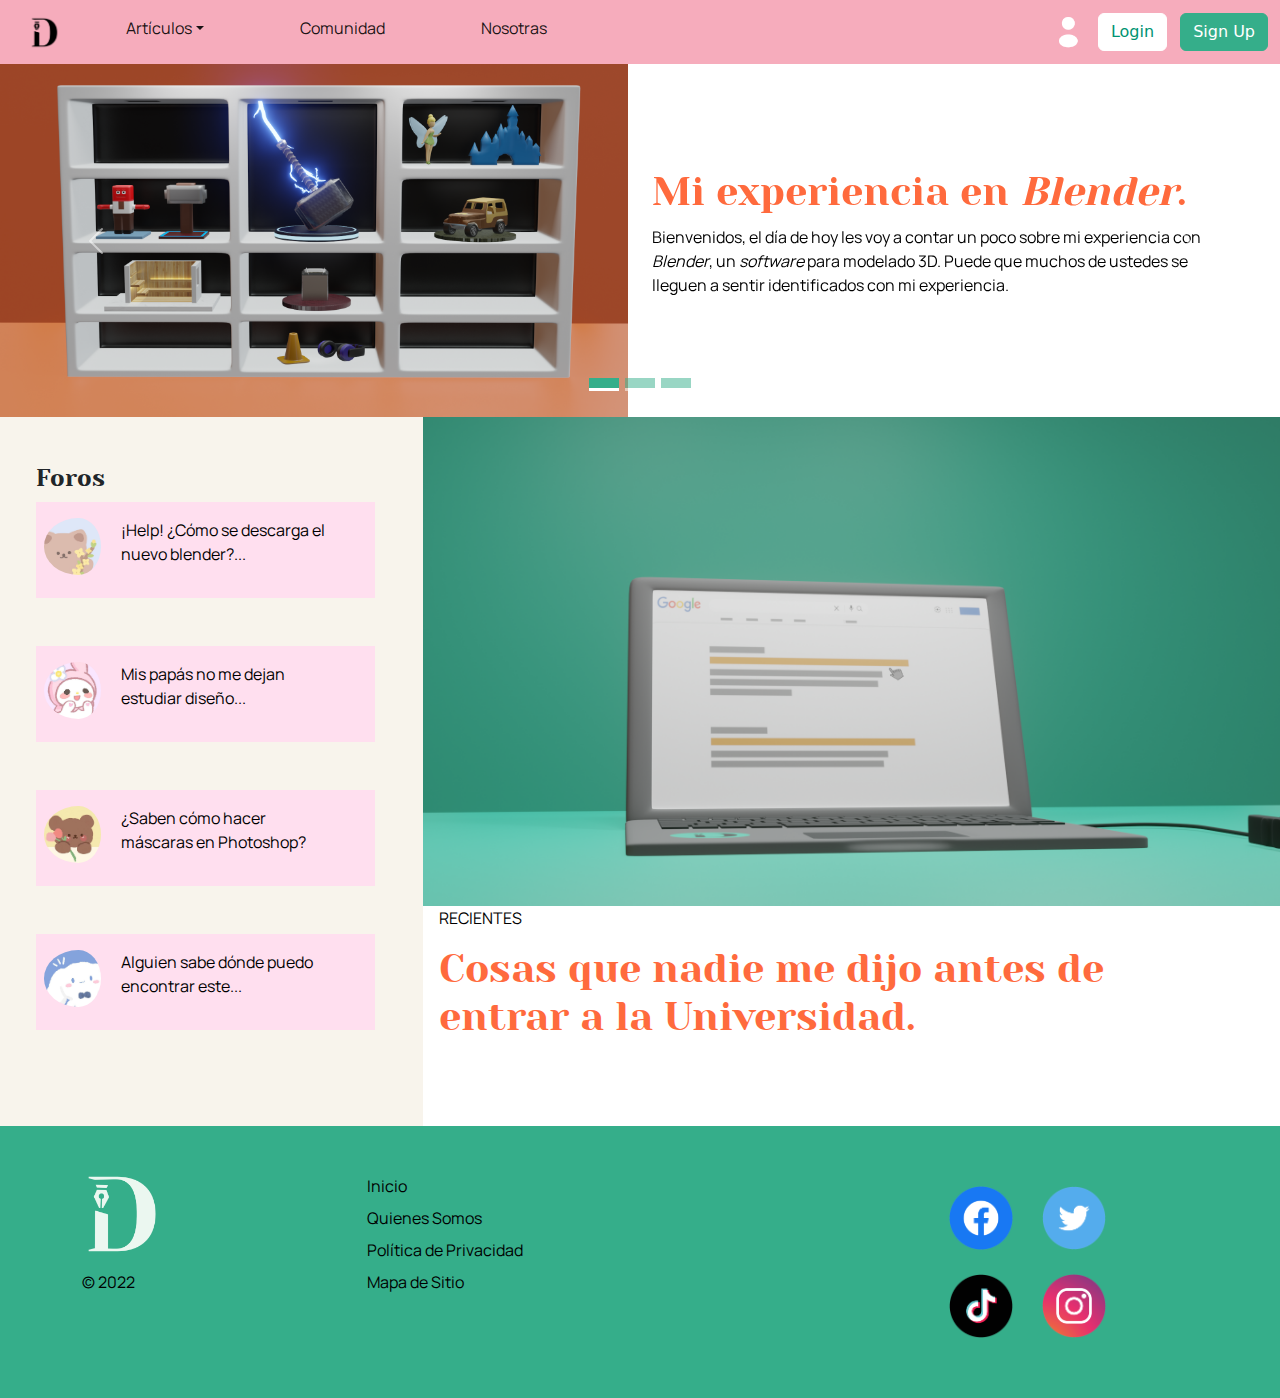
<file: index.html>
<!DOCTYPE html>
<html lang="en">
<head>
    <meta charset="UTF-8">
    <meta http-equiv="X-UA-Compatible" content="IE=edge">
    <meta name="viewport" content="width=device-width, initial-scale=1.0">
    <title>(D)sign</title>

    <link rel="stylesheet" href="css/bootstrap.min.css">
    <link rel="stylesheet" href="css/style.css">
    <link rel="preconnect" href="https://fonts.googleapis.com">
    <link href="https://fonts.googleapis.com/css2?family=Manrope&display=swap" rel="stylesheet">
    <link rel="icon" href="images/logo-color.ico">
</head>
<body>
    <header>
        <nav class="navbar navbar-expand-md" aria-label="Eleventh navbar example">
            <div class="container-fluid">
                <a class="navbar-brand" href="index.html"><img class="logo" src="images/LogoDsign.png" alt="logo"></a>
                <button class="navbar-toggler" type="button" data-bs-toggle="collapse" data-bs-target="#navbarsExample04" aria-controls="navbarsExample04" aria-expanded="false" aria-label="Toggle navigation">
                    <span class="navbar-toggler-icon"></span>
                </button>
                <div class="collapse navbar-collapse" id="navbarsExample04">
                    <ul class="col-md-9 col-12 navbar-nav col-md-auto mb-2 text-center">
                        <li class="nav-item dropdown">
                            <a class="nav-link active dropdown-toggle px-5" href="artículos.html" id="dropdown04" data-bs-toggle="dropdown" aria-expanded="false">Artículos</a>
                            <ul class="dropdown-menu" aria-labelledby="dropdown04">
                                <li><a class="dropdown-item" target="_blank" href="artículos.html">Artículo 1</li>
                                <li><a class="dropdown-item" target="_blank" href="entrada2.html">Artículo 2</a></li>
                                <li><a class="dropdown-item" target="_blank" href="entrada3.html">Artículo 3</a></li>
                                <li><a class="dropdown-item" target="_blank" href="entrada4.html">Artículo 4</a></li>
                                <li><a class="dropdown-item" target="_blank" href="entrada5.html">Artículo 5</a></li>
                                <li><a class="dropdown-item" target="_blank" href="entrada6.html">Artículo 6</a></li>                            
                            </ul>
                        </li>
                        <li class="nav-item">
                            <a class="nav-link active px-5" href="comunidad.html">Comunidad</a>
                        </li>
                        <li class="nav-item">
                            <a class="nav-link active px-5" href="nosotras.html">Nosotras</a>
                        </li>
                    </ul>
                </div>
                <div>
                    <img src="images/iconprofile.png" class="icon-profile px-2" alt="icono perfil">
                    <button type="button" class="btn btn-outline-primary me-2">Login</button>
                    <button type="button" class="btn btn-primary">Sign Up</button>
                </div>
            </div>
        </nav>
    </header>

    <main>
        <div id="carouselExampleIndicators" class="carousel slide" data-bs-ride="carousel">
            <div class="carousel-indicators">
            <button type="button" data-bs-target="#carouselExampleIndicators" data-bs-slide-to="0" class="active" aria-current="true" aria-label="Slide 1"></button>
            <button type="button" data-bs-target="#carouselExampleIndicators" data-bs-slide-to="1" aria-label="Slide 2"></button>
            <button type="button" data-bs-target="#carouselExampleIndicators" data-bs-slide-to="2" aria-label="Slide 3"></button>
            </div>
            <div class="carousel-inner">
            <div class="carousel-item active">
                <div class="row">
                    <div class="col-md-6 col-12">
                        <a href="artículos.html" target="_blank"><img src="images/entrada1.png" class="d-block w-100" alt="Buro Modelados"></a>
                    </div>
                    <div class="col-md-6 col-12 my-md-auto">
                        <h1>Mi experiencia en <em>Blender</em>.</h1>
                        <p>Bienvenidos, el día de hoy les voy a contar un poco sobre mi experiencia con <em>Blender</em>, un <em>software</em> para
                            modelado 3D. Puede que muchos de ustedes se lleguen a sentir identificados con mi experiencia. </p>
                    </div>
                </div>
            </div>
            <div class="carousel-item">
                <div class="row">
                    <div class="col-md-6 col-12">
                        <a href="entrada2.html" target="_blank"><img src="images/entrada2.png" class="d-block w-100" alt="Laptop D-sign"></a>
                    </div>
                    <div class="col-md-6 col-12 my-md-auto">
                        <h1>Recomendaciones al diseñar, modelar, etc...</h1>
                        <p>¿Alguna vez has tenido problemas mientras diseñas? ¿Se te pierden los objetos mientras estás trabajando 
                            en un proyecto? Bueno, si es así, este artículo te va a ayudar...</p>
                    </div>
                </div>
            </div>
            <div class="carousel-item">
                <div class="row">
                    <div class="col-md-6 col-12">
                        <a href="entrada3.html" target="_blank"><img src="images/entrada3.png" class="d-block w-100" alt="Redes Sociales"></a>
                    </div>
                    <div class="col-md-6 col-12 my-md-auto">
                        <h1>Cuentas de Redes Sociales que te recomiendo.</h1>
                        <p>¿Te has preguntado qué cuentas de diseño son buenas? ¿Hay cuentas que te den consejos? Si es así, aquí 
                            te dejo recomendaciones de <em>Instagram </em> y <em> TikTok</em>.</p>
                    </div>
                </div>
            </div>
            </div>
            <button class="carousel-control-prev" type="button" data-bs-target="#carouselExampleIndicators" data-bs-slide="prev">
            <span class="carousel-control-prev-icon" aria-hidden="true"></span>
            <span class="visually-hidden">Previous</span>
            </button>
            <button class="carousel-control-next" type="button" data-bs-target="#carouselExampleIndicators" data-bs-slide="next">
            <span class="carousel-control-next-icon" aria-hidden="true"></span>
            <span class="visually-hidden">Next</span>
            </button>
        </div>

        <div class="row">
            <div class="col-md-4 col-12 side px-5 py-5 foro-side">
                <h3>Foros</h3>
                <a href="comunidad.html" target="_blank" class="comments-box">
                    <div class="foro py-3 mb-5 position-relative">
                        <img class="avatar ps-2" src="images/PFP1.jpg" alt="icono">
                        <p>¡Help! ¿Cómo se descarga el nuevo blender?...</p> 
                    </div> 
                </a>
                <a href="comunidad.html" target="_blank" class="comments-box">
                    <div class="foro py-3 mb-5 position-relative">
                        <img class="avatar ps-2" src="images/PFP2.jpg" alt="icono">
                        <p>Mis papás no me dejan estudiar diseño...</p> 
                    </div> 
                </a>
                <a href="comunidad.html" target="_blank" class="comments-box">
                    <div class="foro py-3 mb-5 position-relative">
                        <img class="avatar ps-2" src="images/PFP3.jpg" alt="icono">
                        <p>¿Saben cómo hacer máscaras en Photoshop?</p> 
                    </div> 
                </a>
                <a href="comunidad.html" target="_blank" class="comments-box">
                    <div class="foro py-3 mb-5 position-relative">
                        <img class="avatar ps-2" src="images/PFP4.jpg" alt="icono">
                        <p>Alguien sabe dónde puedo encontrar este...</p> 
                    </div> 
                </a>
            </div>
            <div class="col-md-8 col-12 px-0">
                <img src="images/entrada4.png" class="d-block w-100" alt="Laptop D-sign">
                <div class="px-3">
                    <p>RECIENTES</p>
                    <h1>Cosas que nadie me dijo antes de entrar a la Universidad.</h1>
                </div>
                
            </div>
        </div>
    </main>

    <footer>
        <div class="container">
            <div class="row row-cols-5 py-5">
                <div class="col-md-3 col-12">
                  <a href="index.html" target="_blank" class="d-flex align-items-center mb-3 link-dark text-decoration-none">
                    <img src="images/logo-color.png" class="logo-ft" alt="Logo D-sign"></a>
                  <p class="text-muted">© 2022</p>
                </div>
                
                <div class="col-md-6 col-12">
                  <ul class="nav flex-column">
                    <li class="nav-item mb-2"><a href="index.html" target="_blank" class="nav-link p-0 text-muted">Inicio</a></li>
                    <li class="nav-item mb-2"><a href="nosotras.html" target="_blank" class="nav-link p-0 text-muted">Quienes Somos</a></li>
                    <li class="nav-item mb-2"><a href="privacypolicy.html" target="_blank" class="nav-link p-0 text-muted">Política de Privacidad</a></li>
                    <li class="nav-item mb-2"><a href="mapasitio.html" target="_blank" class="nav-link p-0 text-muted">Mapa de Sitio</a></li>
                  </ul>
                </div>
        
                <div class="col-md-3 col-12 social-media-ft">
                    <div>
                        <img src="images/facebook.png" alt="facebook">
                        <img src="images/twitter.png" alt="twitter">
                    </div>
                    <div>
                        <img src="images/tiktok.png" alt="tiktok">
                        <img src="images/instagram.png" alt="instagram">
                    </div>
                </div>        
            </div>    
        </div>
    </footer>

    <script src="https://cdn.jsdelivr.net/npm/bootstrap@5.1.3/dist/js/bootstrap.bundle.min.js" integrity="sha384-ka7Sk0Gln4gmtz2MlQnikT1wXgYsOg+OMhuP+IlRH9sENBO0LRn5q+8nbTov4+1p" crossorigin="anonymous"></script>
</body>
</html>
</file>
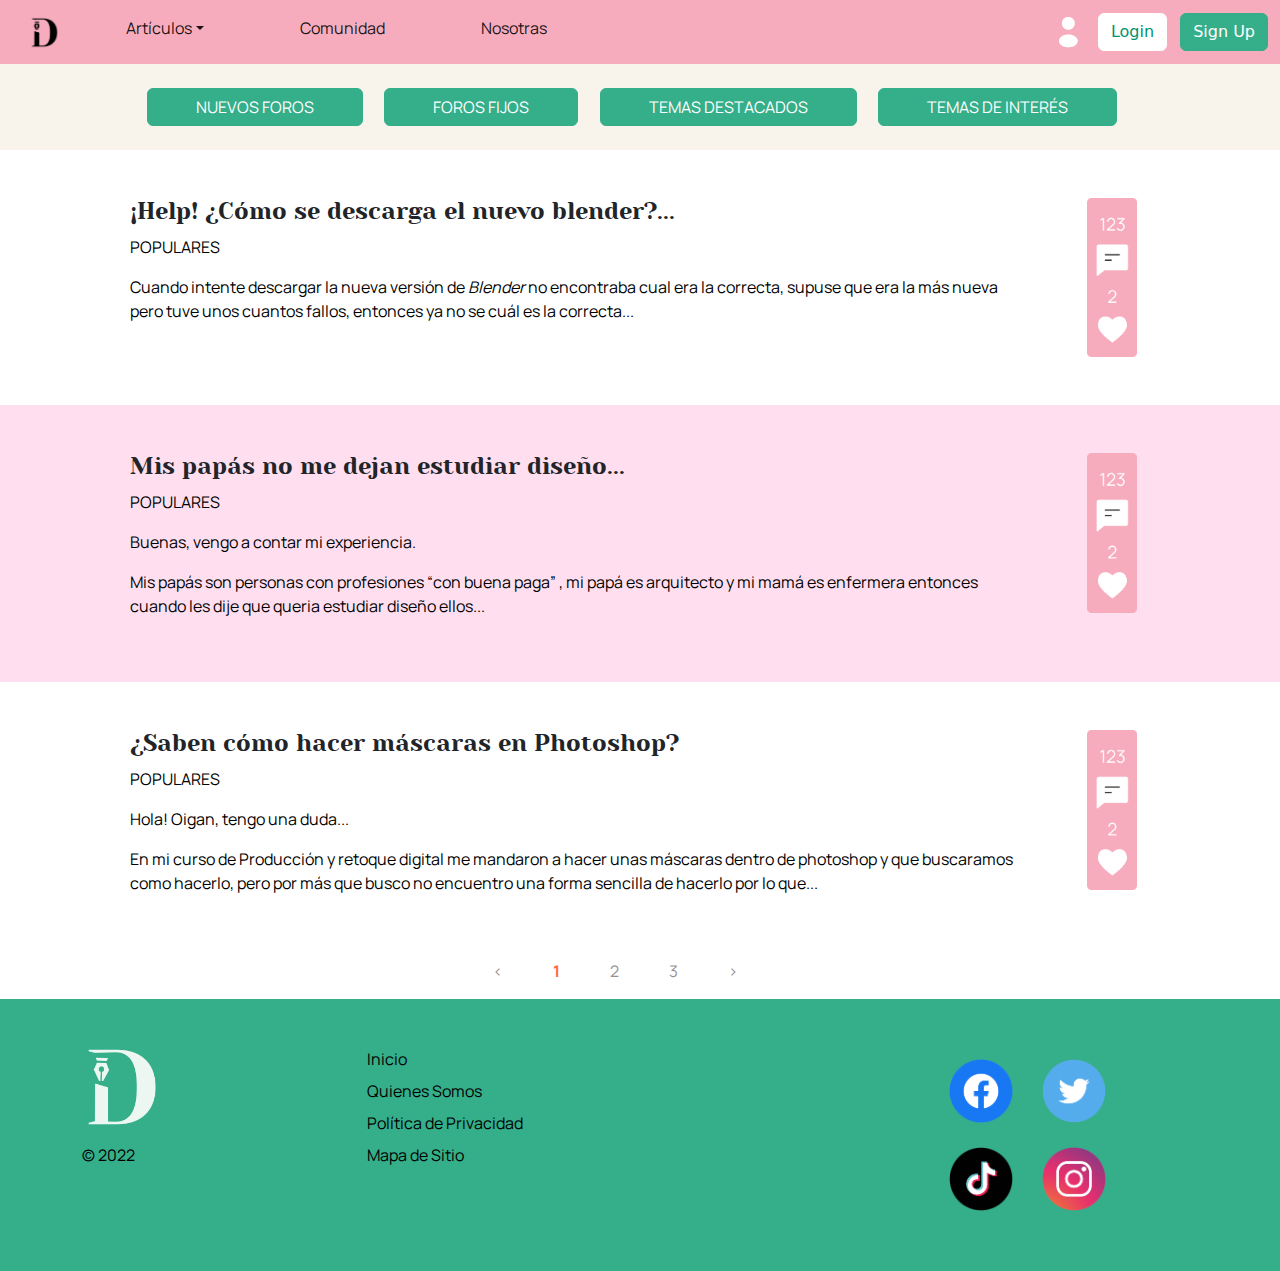
<file: comunidad.html>
<!DOCTYPE html>
<html lang="en">
<head>
    <meta charset="UTF-8">
    <meta http-equiv="X-UA-Compatible" content="IE=edge">
    <meta name="viewport" content="width=device-width, initial-scale=1.0">
    <title>(D) Communidad</title>
        
    <link rel="stylesheet" href="css/bootstrap.min.css">
    <link rel="stylesheet" href="css/style.css">
    <link rel="preconnect" href="https://fonts.googleapis.com">
    <link href="https://fonts.googleapis.com/css2?family=Manrope&display=swap" rel="stylesheet">
    <link rel="icon" href="images/logo-color.ico">
</head>
<body>
    <header>
        <nav class="navbar navbar-expand-md" aria-label="Eleventh navbar example">
            <div class="container-fluid">
                <a class="navbar-brand" href="index.html"><img class="logo" src="images/LogoDsign.png" alt="logo"></a>
                <button class="navbar-toggler" type="button" data-bs-toggle="collapse" data-bs-target="#navbarsExample04" aria-controls="navbarsExample04" aria-expanded="false" aria-label="Toggle navigation">
                    <span class="navbar-toggler-icon"></span>
                </button>
                <div class="collapse navbar-collapse" id="navbarsExample04">
                    <ul class="col-md-9 col-12 navbar-nav col-md-auto mb-2 text-center">
                        <li class="nav-item dropdown">
                            <a class="nav-link active dropdown-toggle px-5" href="artículos.html" id="dropdown04" data-bs-toggle="dropdown" aria-expanded="false">Artículos</a>
                            <ul class="dropdown-menu" aria-labelledby="dropdown04">
                                <li><a class="dropdown-item" target="_blank" href="artículos.html">Artículo 1</a></li>
                                <li><a class="dropdown-item" target="_blank" href="entrada2.html">Artículo 2</a></li>
                                <li><a class="dropdown-item" target="_blank" href="entrada3.html">Artículo 3</a></li>
                                <li><a class="dropdown-item" target="_blank" href="entrada4.html">Artículo 4</a></li>
                                <li><a class="dropdown-item" target="_blank" href="entrada5.html">Artículo 5</a></li>
                                <li><a class="dropdown-item" target="_blank" href="entrada6.html">Artículo 6</a></li>
                            </ul>
                        </li>
                        <li class="nav-item">
                            <a class="nav-link active px-5" target="_blank" href="comunidad.html">Comunidad</a>
                        </li>
                        <li class="nav-item">
                            <a class="nav-link active px-5" target="_blank" href="nosotras.html">Nosotras</a>
                        </li>
                    </ul>
                </div>
                <div>
                    <img src="images/iconprofile.png" class="icon-profile px-2" alt="icono perfil">
                    <button type="button" class="btn btn-outline-primary me-2">Login</button>
                    <button type="button" class="btn btn-primary">Sign Up</button>
                </div>
            </div>
        </nav>
    </header>

    <main>
        <div class="buttons px-5 py-3 text-center md-auto">
            <button type="button" class="btn btn-primary my-2 px-5 me-3">NUEVOS FOROS</button>
            <button type="button" class="btn btn-primary my-2 px-5 me-3">FOROS FIJOS</button>
            <button type="button" class="btn btn-primary my-2 px-5 me-3">TEMAS DESTACADOS</button>
            <button type="button" class="btn btn-primary my-2 px-5 me-3">TEMAS DE INTERÉS</button>
        </div>
        <div class="container">
            <div class="row px-5 py-5">
                <div class="col-11">
                    <h3>¡Help! ¿Cómo se descarga el nuevo blender?...</h3>
                    <p>POPULARES</p>
                    <p>Cuando intente descargar la nueva versión de <em>Blender</em> no encontraba cual era la correcta, supuse que era la más nueva pero 
                        tuve unos cuantos fallos, entonces ya no se cuál es la correcta...</p>    
                </div>
                <div class="col-1 heart">
                    <img src="images/comunidad.png" alt="side">
                </div>
            </div>
        </div>
        <div class="community">
            <div class="container">
                <div class="row px-5 py-5">
                    <div class="col-11">
                        <h3>Mis papás no me dejan estudiar diseño...</h3>
                        <p>POPULARES</p>
                        <p>Buenas, vengo a contar mi experiencia.</p>
                        <p>Mis papás son personas con profesiones “con buena paga” , mi papá es arquitecto y mi mamá es enfermera entonces cuando les 
                            dije que queria estudiar diseño ellos...</p>
                    </div>
                    <div class="col-1 heart">
                        <img src="images/comunidad.png" alt="side">
                    </div>
                </div>
            </div>
        </div>
        <div class="container">
            <div class="row px-5 py-5">
                <div class="col-11">
                    <h3>¿Saben cómo hacer máscaras en Photoshop?</h3>
                    <p>POPULARES</p>
                    <p>Hola! Oigan, tengo una duda...</p>
                    <p>En mi curso de Producción y retoque digital me mandaron a hacer unas máscaras dentro de photoshop y que buscaramos como 
                        hacerlo, pero por más que busco no encuentro una forma sencilla de hacerlo por lo que...</p>    
                </div>
                <div class="col-1 heart">
                    <img src="images/comunidad.png" alt="side">
                </div>
            </div>
        </div>
        <div class="col-md-12 numbers">
            <p>&lt;</p>
            <p><strong>1</strong></p>
            <p>2</p>
            <p>3</p>
            <p>&gt;</p>
        </div>
    </main>

    <footer>
        <div class="container">
            <div class="row row-cols-5 py-5">
                <div class="col-md-3 col-12">
                  <a href="index.html" target="_blank" class="d-flex align-items-center mb-3 link-dark text-decoration-none">
                    <img src="images/logo-color.png" class="logo-ft" alt="Logo D-sign"></a>
                  <p class="text-muted">© 2022</p>
                </div>
                
                <div class="col-md-6 col-12">
                  <ul class="nav flex-column">
                    <li class="nav-item mb-2"><a href="index.html" target="_blank" class="nav-link p-0 text-muted">Inicio</a></li>
                    <li class="nav-item mb-2"><a href="nosotras.html" target="_blank" class="nav-link p-0 text-muted">Quienes Somos</a></li>
                    <li class="nav-item mb-2"><a href="privacypolicy.html" target="_blank" class="nav-link p-0 text-muted">Política de Privacidad</a></li>
                    <li class="nav-item mb-2"><a href="mapasitio.html" target="_blank" class="nav-link p-0 text-muted">Mapa de Sitio</a></li>
                  </ul>
                </div>
        
                <div class="col-md-3 col-12 social-media-ft">
                    <div>
                        <img src="images/facebook.png" alt="facebook">
                        <img src="images/twitter.png" alt="twitter">
                    </div>
                    <div>
                        <img src="images/tiktok.png" alt="tiktok">
                        <img src="images/instagram.png" alt="instagram">
                    </div>
                </div>        
            </div>    
        </div>
    </footer>

    <script src="https://cdn.jsdelivr.net/npm/bootstrap@5.1.3/dist/js/bootstrap.bundle.min.js" integrity="sha384-ka7Sk0Gln4gmtz2MlQnikT1wXgYsOg+OMhuP+IlRH9sENBO0LRn5q+8nbTov4+1p" crossorigin="anonymous"></script>
</body>
</html>
</file>
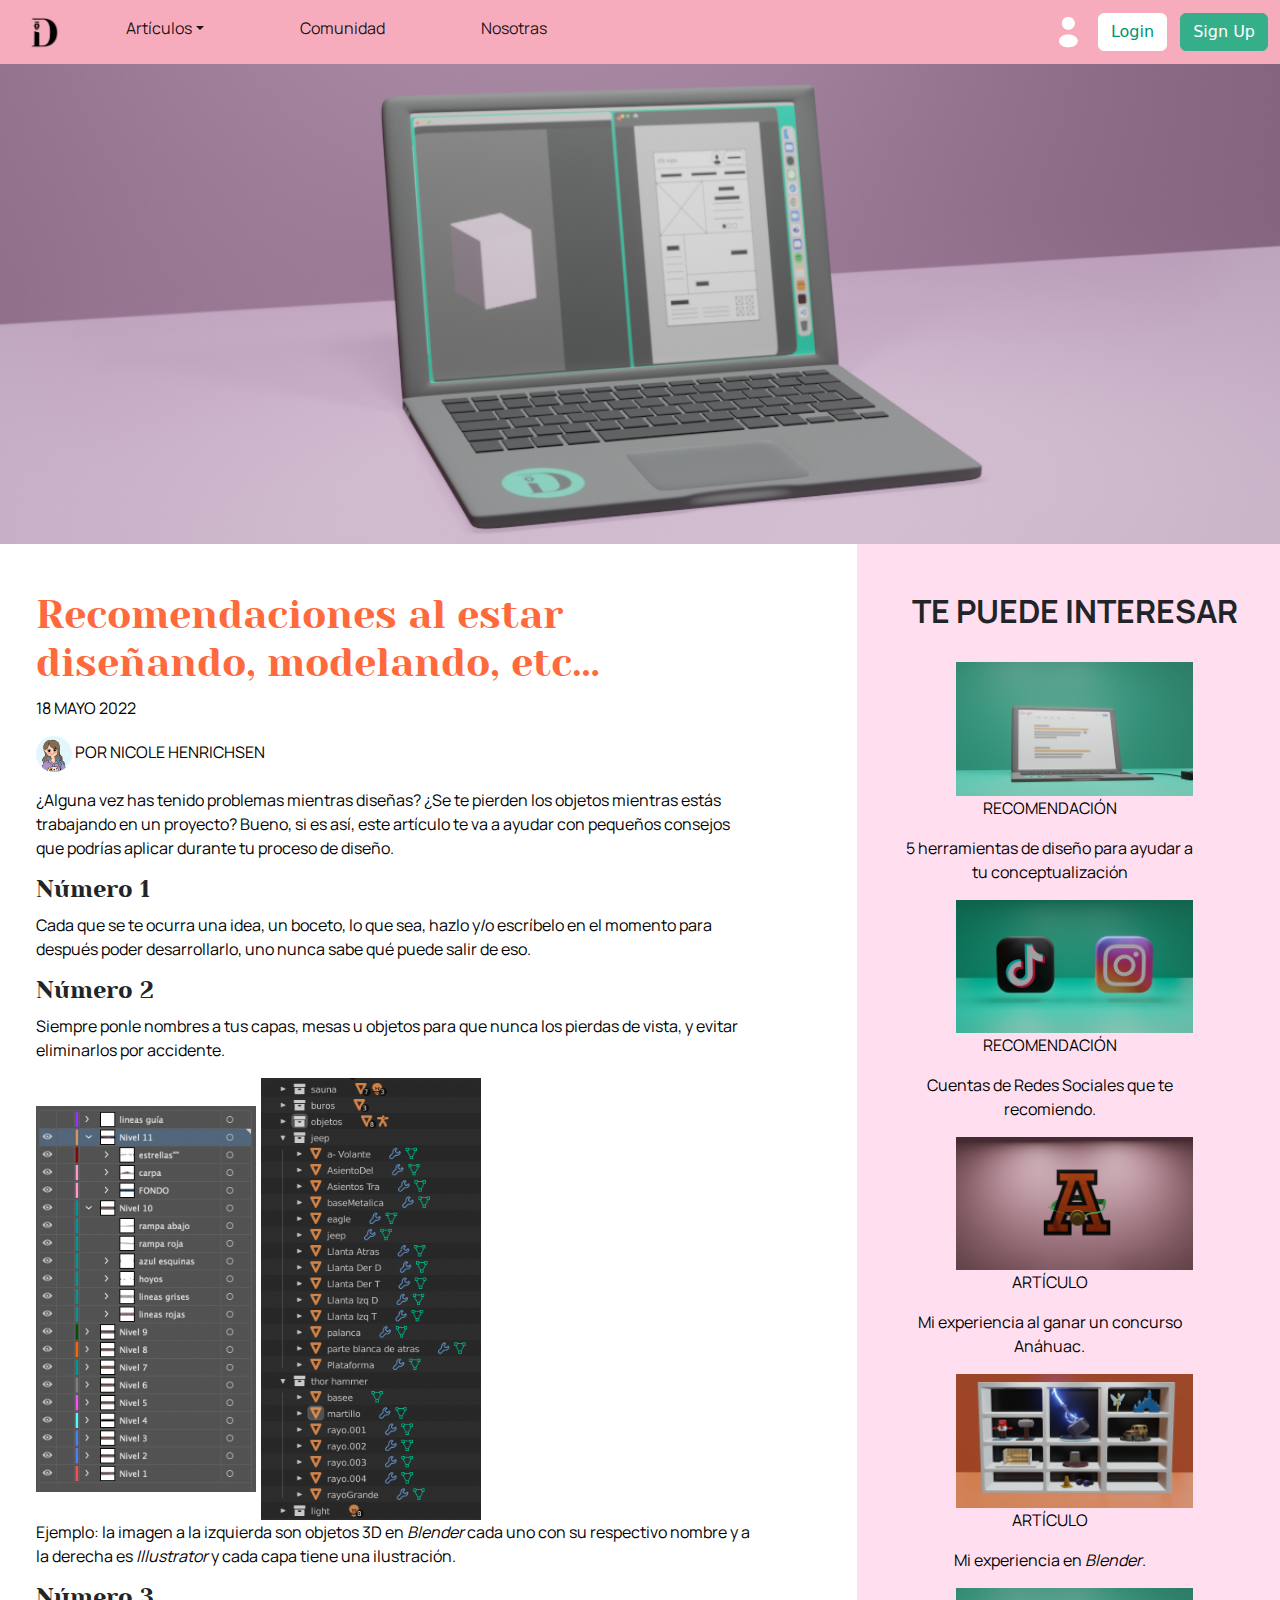
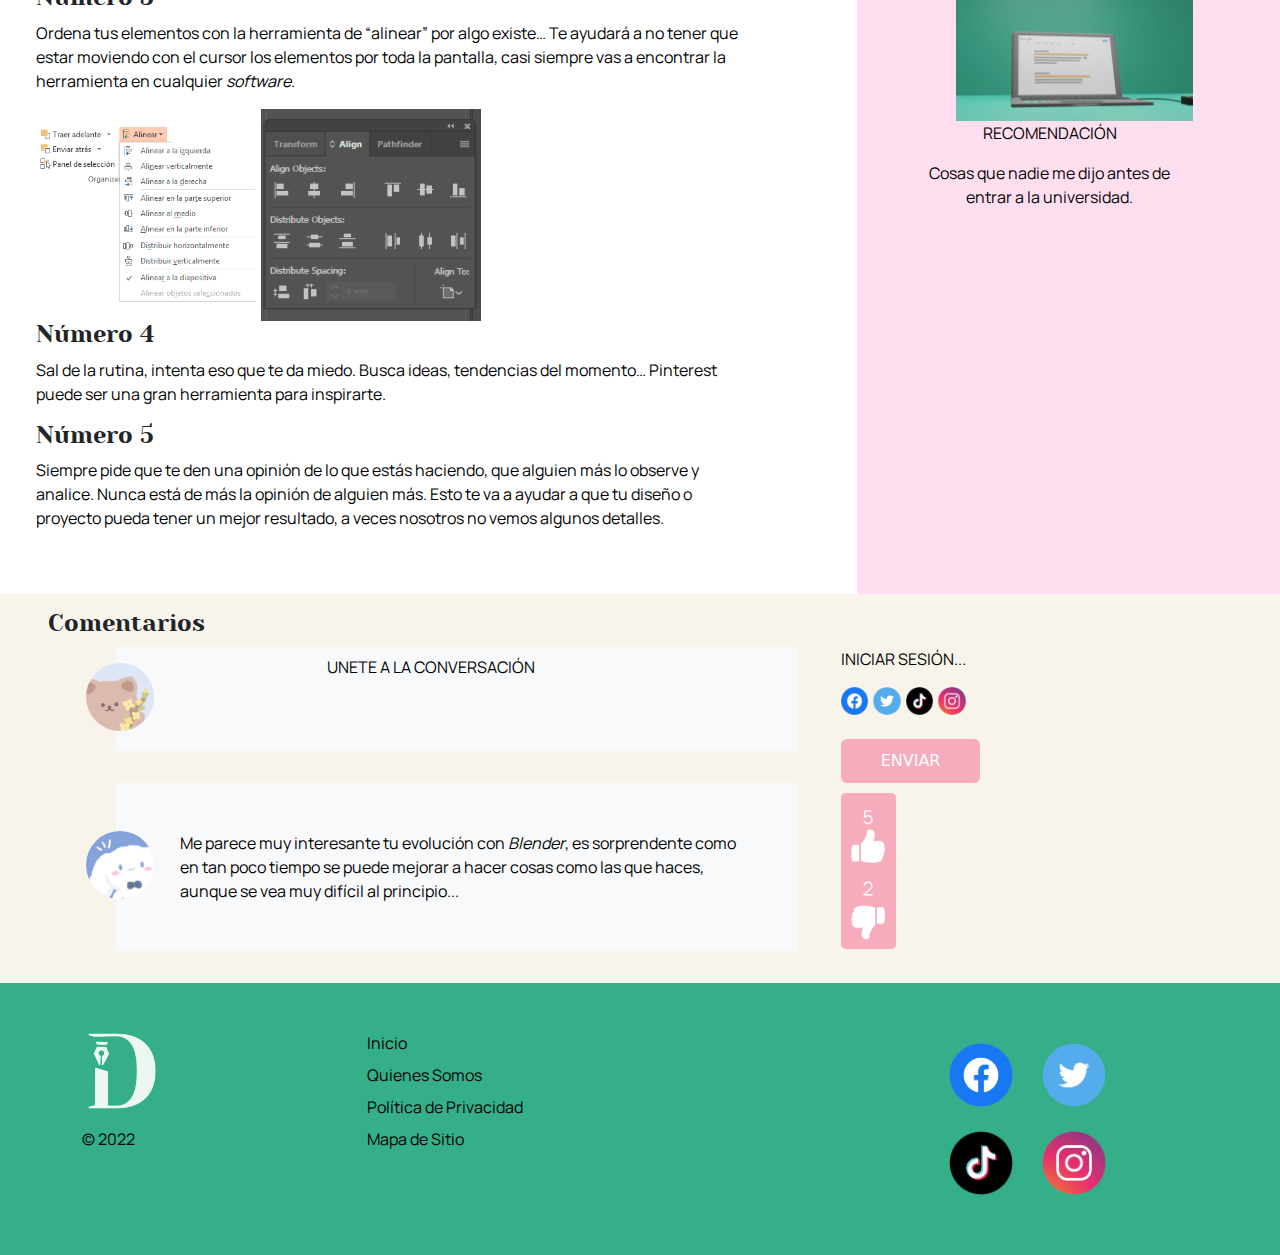
<file: entrada2.html>
<!DOCTYPE html>
<html lang="en">
    <head>
        <meta charset="UTF-8">
        <meta http-equiv="X-UA-Compatible" content="IE=edge">
        <meta name="viewport" content="width=device-width, initial-scale=1.0">
        <title>(D) Artículos</title>
        
        <link rel="stylesheet" href="css/bootstrap.min.css">
        <link rel="stylesheet" href="css/style.css">
        <link rel="preconnect" href="https://fonts.googleapis.com">
        <link href="https://fonts.googleapis.com/css2?family=Manrope&display=swap" rel="stylesheet">
        <link rel="icon" href="images/logo-color.ico">
    </head>

    <body>
        <header>
            <nav class="navbar navbar-expand-md" aria-label="Eleventh navbar example">
                <div class="container-fluid">
                    <a class="navbar-brand" href="index.html"><img class="logo" src="images/LogoDsign.png" alt="logo"></a>
                    <button class="navbar-toggler" type="button" data-bs-toggle="collapse" data-bs-target="#navbarsExample04" aria-controls="navbarsExample04" aria-expanded="false" aria-label="Toggle navigation">
                        <span class="navbar-toggler-icon"></span>
                    </button>
                    <div class="collapse navbar-collapse" id="navbarsExample04">
                        <ul class="col-md-9 col-12 navbar-nav col-md-auto mb-2 text-center">
                            <li class="nav-item dropdown">
                                <a class="nav-link active dropdown-toggle px-5" href="artículos.html" id="dropdown04" data-bs-toggle="dropdown" aria-expanded="false">Artículos</a>
                                <ul class="dropdown-menu" aria-labelledby="dropdown04">
                                    <li><a class="dropdown-item" target="_blank" href="artículos.html">Artículo 1</a></li>
                                    <li><a class="dropdown-item" target="_blank" href="entrada2.html">Artículo 2</a></li>
                                    <li><a class="dropdown-item" target="_blank" href="entrada3.html">Artículo 3</a></li>
                                    <li><a class="dropdown-item" target="_blank" href="entrada4.html">Artículo 4</a></li>
                                    <li><a class="dropdown-item" target="_blank" href="entrada5.html">Artículo 5</a></li>
                                    <li><a class="dropdown-item" target="_blank" href="entrada6.html">Artículo 6</a></li>
                                </ul>
                            </li>
                            <li class="nav-item">
                                <a class="nav-link active px-5" target="_blank" href="comunidad.html">Comunidad</a>
                            </li>
                            <li class="nav-item">
                                <a class="nav-link active px-5" target="_blank" href="nosotras.html">Nosotras</a>
                            </li>
                        </ul>
                    </div>
                    <div>
                        <img src="images/iconprofile.png" class="icon-profile px-2" alt="icono perfil">
                        <button type="button" class="btn btn-outline-primary me-2">Login</button>
                        <button type="button" class="btn btn-primary">Sign Up</button>
                    </div>
                </div>
            </nav>
        </header>

        <main>
            <div class="row">
                <img src="images/portada2.png" class="article-image" alt="portada2">
                <div class="col-md-8 col-12 px-5 py-5 article-two">
                    <h1>Recomendaciones al estar diseñando, modelando, etc…</h1>
                    <p>18 MAYO 2022</p>
                    <p><img src="images/nikki-icon.jpg" class="article-icon" alt="icono"> POR NICOLE HENRICHSEN</p>

                    <p>¿Alguna vez has tenido problemas mientras diseñas? ¿Se te pierden los objetos 
                        mientras estás trabajando en un proyecto? Bueno, si es así, este artículo te va 
                        a ayudar con pequeños consejos que podrías aplicar durante tu proceso de diseño.</p>

                    <h3>Número 1</h3>
                    <p>Cada que se te ocurra una idea, un boceto, lo que sea, hazlo y/o escríbelo en el momento 
                        para después poder desarrollarlo, uno nunca sabe qué puede salir de eso. </p>
                    
                    <h3>Número 2</h3>
                    <p>Siempre ponle nombres a tus capas, mesas u objetos para que nunca los pierdas de vista, 
                        y evitar eliminarlos por accidente.</p>
                    
                    <img src="images/image2.1.png" class="article-three" alt="imagenes referencia">
                    <img src="images/image2.2.png" class="article-three" alt="imagenes referencia">
                    <p>Ejemplo: la imagen a la izquierda son objetos 3D en <em>Blender</em> cada uno con su 
                        respectivo nombre y a la derecha es <em>Illustrator</em> y cada capa tiene una ilustración.</p>
                    
                    <h3>Número 3</h3>
                    <p>Ordena tus elementos con la herramienta de “alinear” por algo existe…
                        Te ayudará a no tener que estar moviendo con el cursor los elementos por toda la pantalla, 
                        casi siempre vas a encontrar la herramienta en cualquier <em>software</em>.</p>
                    <img src="images/image2.3.png" class="article-three" alt="imagenes referencia">
                    <img src="images/image2.4.png" class="article-three" alt="imagenes referencia">

                    <h3>Número 4</h3>
                    <p>Sal de la rutina, intenta eso que te da miedo. Busca ideas, tendencias del momento… 
                        Pinterest puede ser una gran herramienta para inspirarte.</p>

                    <h3>Número 5</h3>
                    <p>Siempre pide que te den una opinión de lo que estás haciendo, que alguien más lo observe y 
                        analice. Nunca está de más la opinión de alguien más. Esto te va a ayudar a que tu diseño 
                        o proyecto pueda tener un mejor resultado, a veces nosotros no vemos algunos detalles.</p>
                </div>  
                <div class="col-md-4 col-12 side-art px-5 py-5 text-center">
                    <h2>TE PUEDE INTERESAR</h2>
                    <br>
                    <div>
                        <a href="entrada4.html" target="_blank"><img src="images/entrada4.png" alt="portada"></a>
                        <p>RECOMENDACIÓN</p>
                        <p>5 herramientas de diseño para ayudar a tu conceptualización</p>
                    </div>
                    <div>
                        <a href="entrada3.html" target="_blank"><img src="images/entrada3.png" alt="portada"></a>
                        <p>RECOMENDACIÓN</p>
                        <p>Cuentas de Redes Sociales que te recomiendo.</p>
                    </div>
                    <div>
                        <a href="entrada5.html" target="_blank"><img src="images/entrada5.png" alt="portada"></a>
                        <p>ARTÍCULO</p>
                        <p>Mi experiencia al ganar un concurso Anáhuac.</p>
                    </div>
                    <div>
                        <a href="artículos.html" target="_blank"><img src="images/entrada1.png" alt="portada"></a>
                        <p>ARTÍCULO</p>
                        <p>Mi experiencia en <em>Blender</em>.</p>
                    </div>
                    <div>
                        <a href="entrada6.html" target="_blank"><img src="images/entrada4.png" alt="portada"></a>
                        <p>RECOMENDACIÓN</p>
                        <p>Cosas que nadie me dijo antes de entrar a la universidad.</p>
                    </div>
                </div>   
            </div>

            <div class="comments px-5 py-3">
                <h3>Comentarios</h3>
                <div class="row">
                    <div class="col-md-7 col-12">
                        <div class="bg-light position-relative comments-art">
                            <img src="images/PFP1.jpg" class="avatar-com py-3" alt="icon">
                            <p class="text-center py-2">UNETE A LA CONVERSACIÓN</p>
                            <br><br>
                        </div>
                    </div>
                    <div class="col-md-5 col-12 signin-cont">
                        <p>INICIAR SESIÓN...</p>
                        <div class="pb-4 social-media">
                            <img src="images/facebook.png" alt="facebook">
                            <img src="images/twitter.png" alt="twitter">
                            <img src="images/tiktok.png" alt="tiktok">
                            <img src="images/instagram.png" alt="instagram">
                        </div>
                        <button type="button" class="btn btn-primary pink">ENVIAR</button>
                    </div>
                </div>
                <div class="row">
                    <div class="col-md-7 col-12">
                        <div class="bg-light position-relative comments-art">
                            <img src="images/PFP4.jpg" class="avatar-com py-5" alt="icon">
                            <p class="ms-3 ps-5 py-5">Me parece muy interesante tu evolución con <em>Blender</em>, es sorprendente como en tan poco tiempo se puede mejorar a hacer cosas como las que haces, aunque se vea muy difícil al principio...</p>
                        </div>
                    </div>
                    <div class="col-md-5 col-12 signin-cont">
                        <img src="images/likes-comment.png" class="like-comment" alt="side">
                    </div>
                </div>
            </div>
        </main>
    
        <footer>
            <div class="container">
                <div class="row row-cols-5 py-5">
                    <div class="col-md-3 col-12">
                    <a href="index.html" target="_blank" class="d-flex align-items-center mb-3 link-dark text-decoration-none">
                        <img src="images/logo-color.png" class="logo-ft" alt="Logo D-sign"></a>
                    <p class="text-muted">© 2022</p>
                    </div>
                    
                    <div class="col-md-6 col-12">
                    <ul class="nav flex-column">
                        <li class="nav-item mb-2"><a href="index.html" target="_blank" class="nav-link p-0 text-muted">Inicio</a></li>
                        <li class="nav-item mb-2"><a href="nosotras.html" target="_blank" class="nav-link p-0 text-muted">Quienes Somos</a></li>
                        <li class="nav-item mb-2"><a href="privacypolicy.html" target="_blank" class="nav-link p-0 text-muted">Política de Privacidad</a></li>
                        <li class="nav-item mb-2"><a href="mapasitio.html" target="_blank" class="nav-link p-0 text-muted">Mapa de Sitio</a></li>
                    </ul>
                    </div>
            
                    <div class="col-md-3 col-12 social-media-ft">
                        <div>
                            <img src="images/facebook.png" alt="facebook">
                            <img src="images/twitter.png" alt="twitter">
                        </div>
                        <div>
                            <img src="images/tiktok.png" alt="tiktok">
                            <img src="images/instagram.png" alt="instagram">
                        </div>
                    </div>        
                </div>    
            </div>
        </footer>

        <script src="https://cdn.jsdelivr.net/npm/bootstrap@5.1.3/dist/js/bootstrap.bundle.min.js" integrity="sha384-ka7Sk0Gln4gmtz2MlQnikT1wXgYsOg+OMhuP+IlRH9sENBO0LRn5q+8nbTov4+1p" crossorigin="anonymous"></script>
    </body>
</html>
</file>
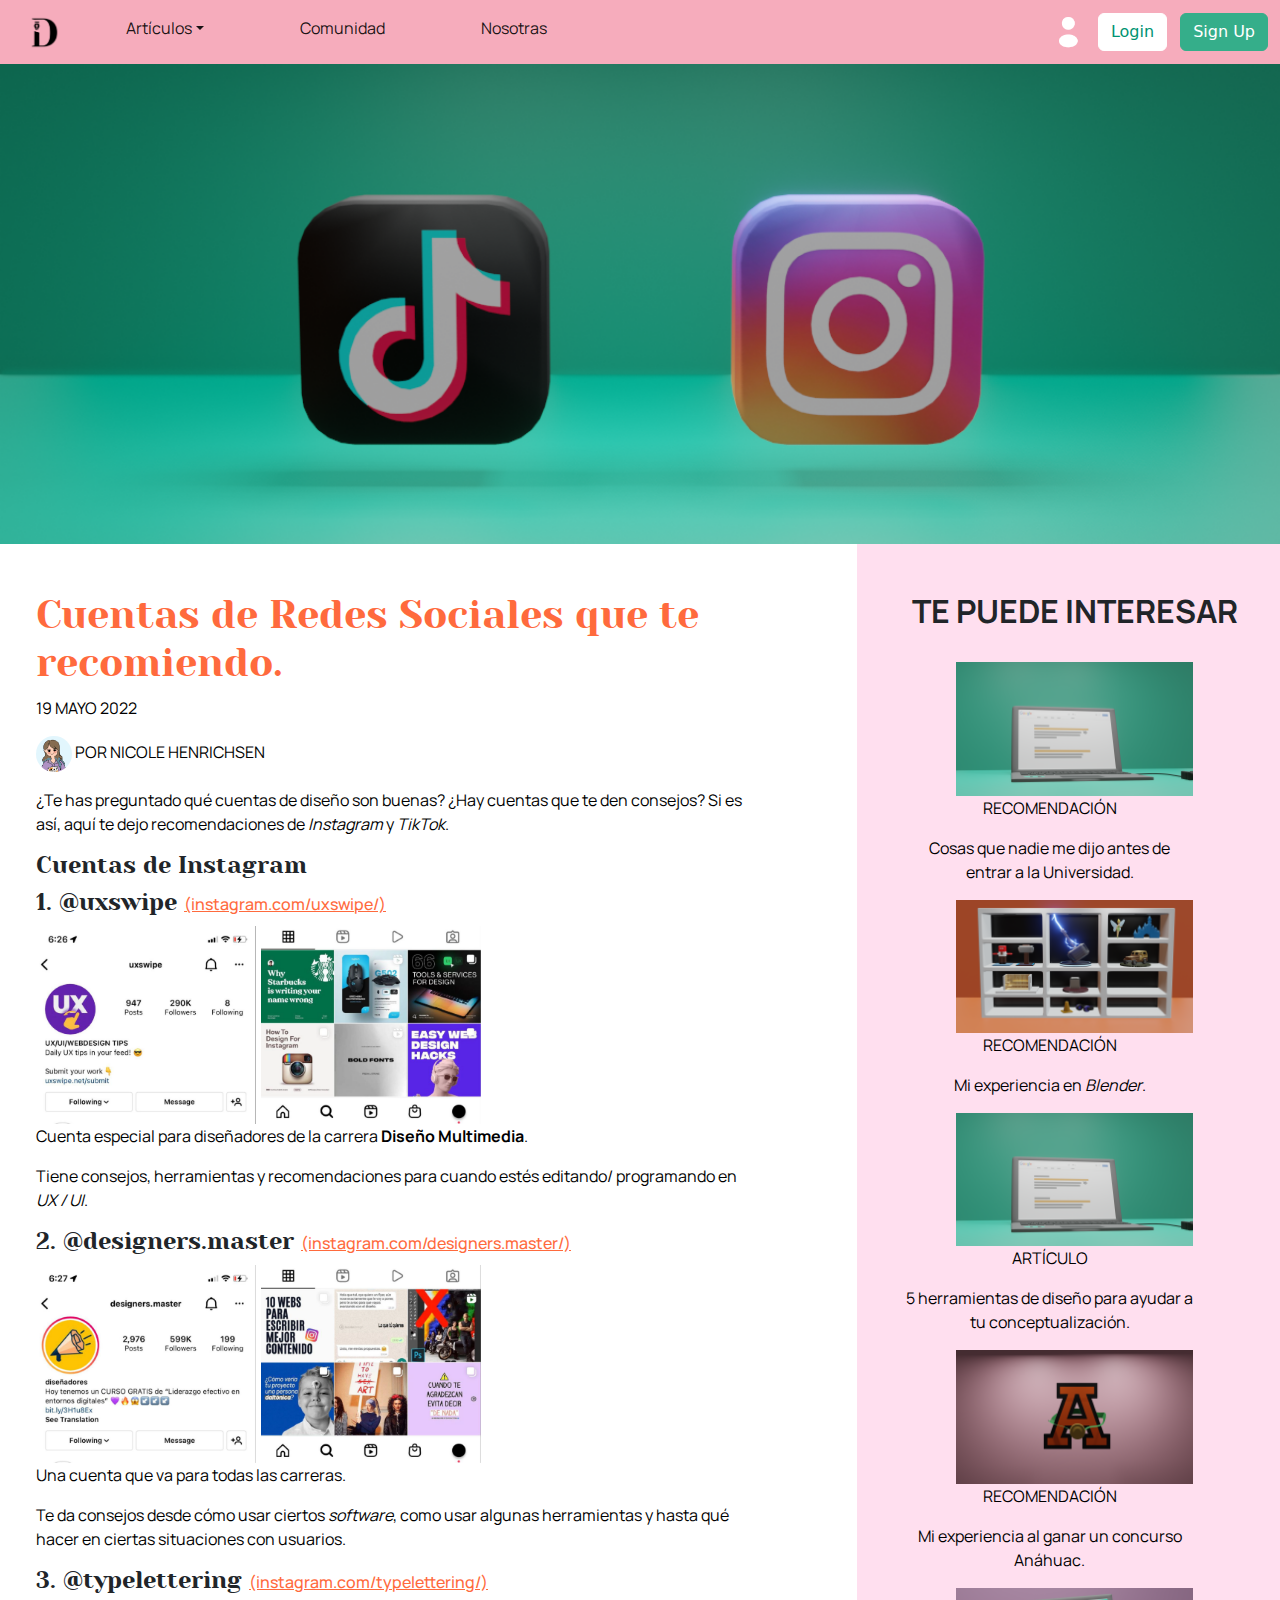
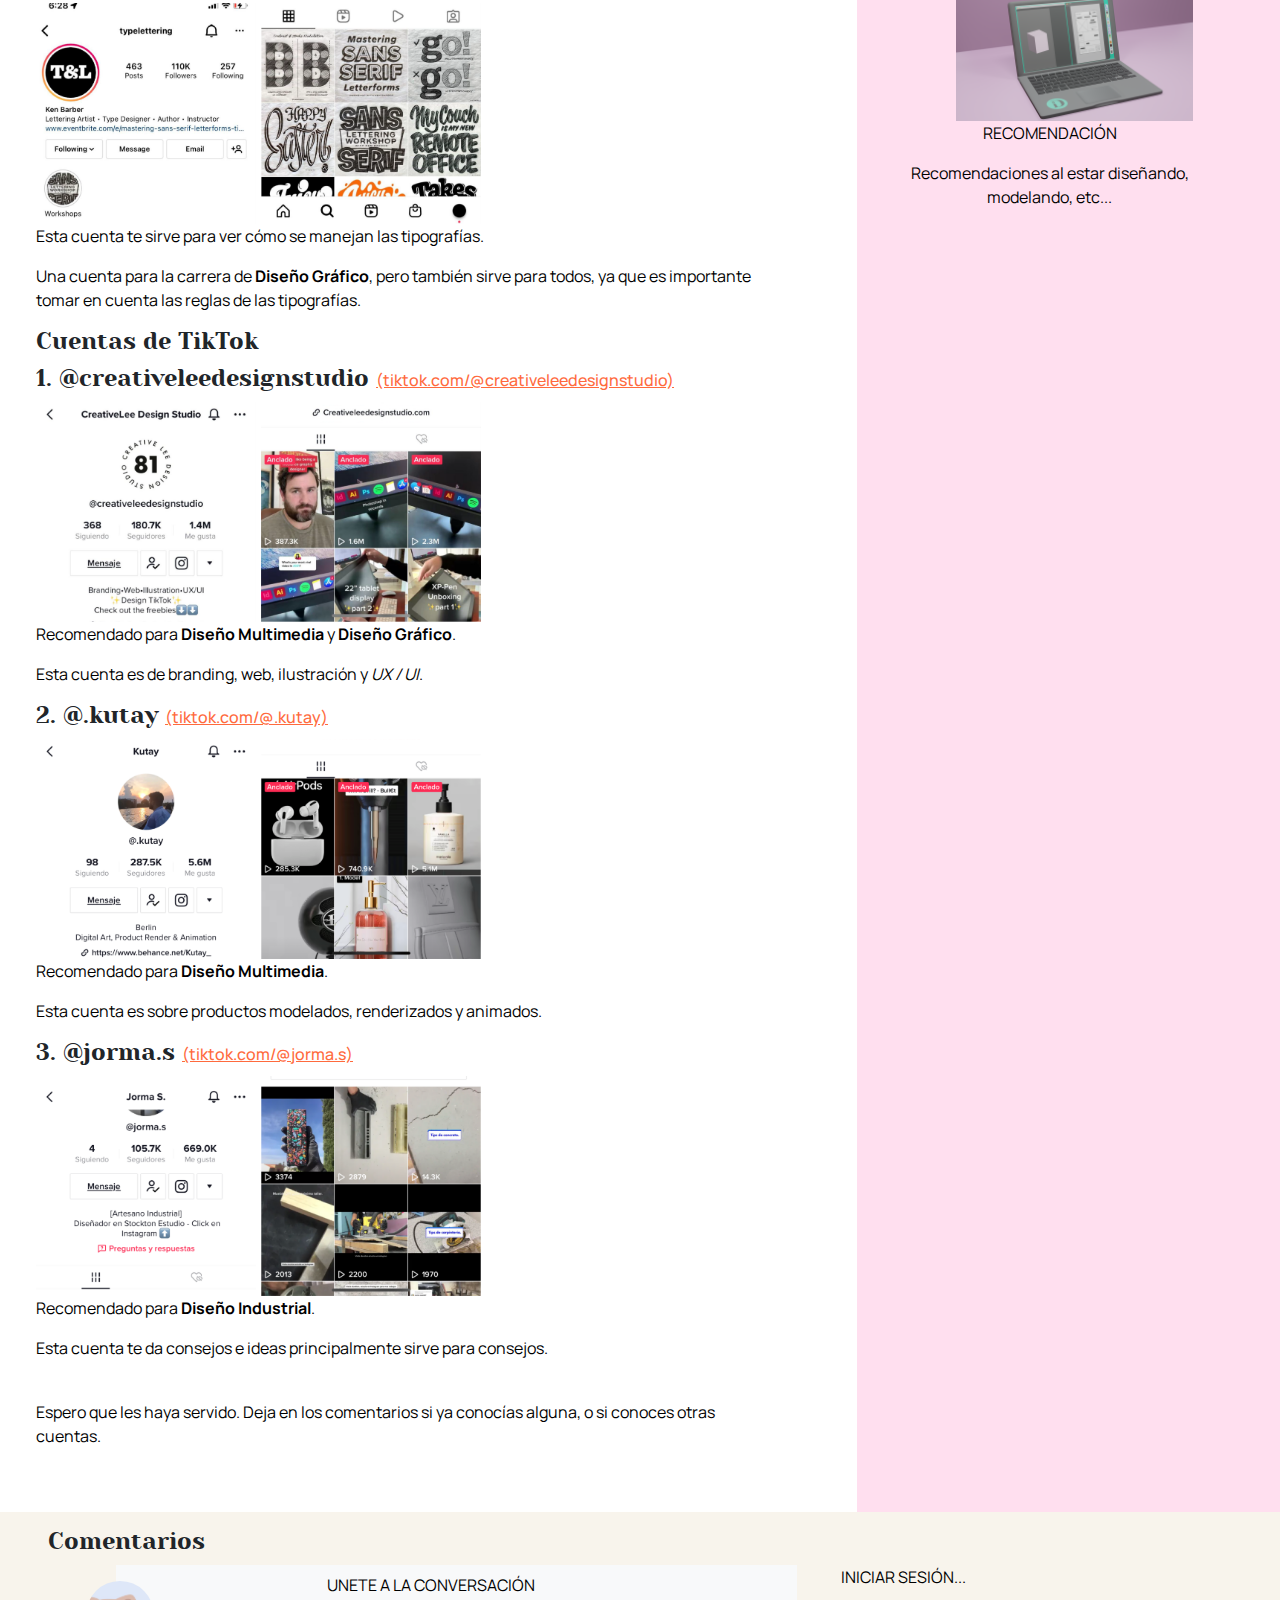
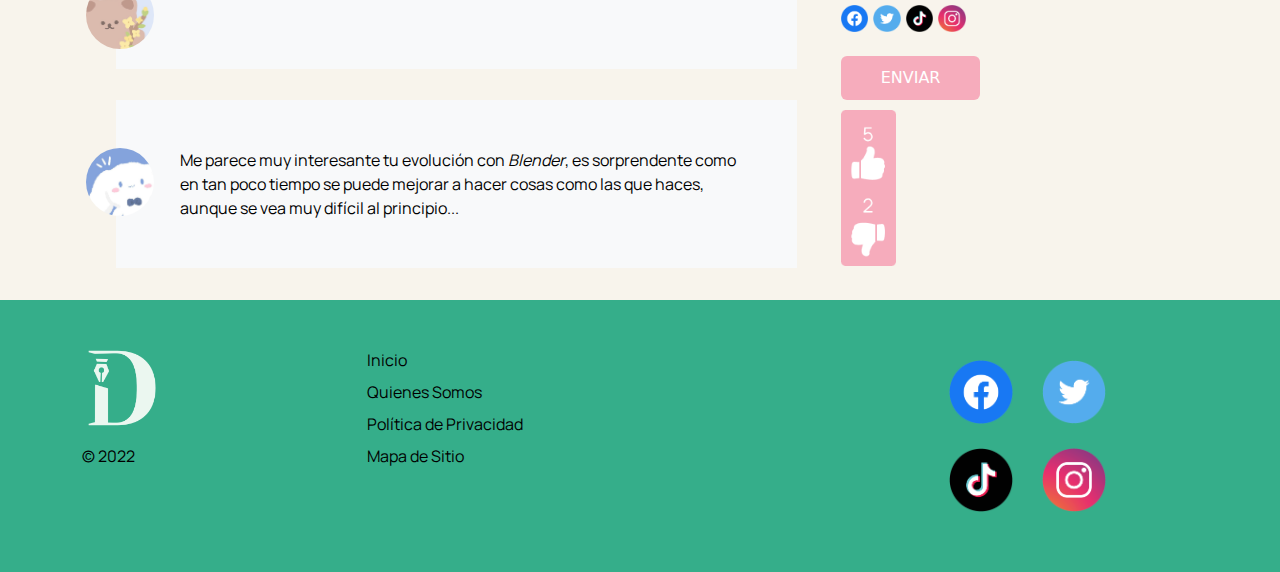
<file: entrada3.html>
<!DOCTYPE html>
<html lang="en">
    <head>
        <meta charset="UTF-8">
        <meta http-equiv="X-UA-Compatible" content="IE=edge">
        <meta name="viewport" content="width=device-width, initial-scale=1.0">
        <title>(D) Artículos</title>
        
        <link rel="stylesheet" href="css/bootstrap.min.css">
        <link rel="stylesheet" href="css/style.css">
        <link rel="preconnect" href="https://fonts.googleapis.com">
        <link href="https://fonts.googleapis.com/css2?family=Manrope&display=swap" rel="stylesheet">
        <link rel="icon" href="images/logo-color.ico">
    </head>
<body>
    <header>
        <nav class="navbar navbar-expand-md" aria-label="Eleventh navbar example">
            <div class="container-fluid">
                <a class="navbar-brand" href="index.html"><img class="logo" src="images/LogoDsign.png" alt="logo"></a>
                <button class="navbar-toggler" type="button" data-bs-toggle="collapse" data-bs-target="#navbarsExample04" aria-controls="navbarsExample04" aria-expanded="false" aria-label="Toggle navigation">
                    <span class="navbar-toggler-icon"></span>
                </button>
                <div class="collapse navbar-collapse" id="navbarsExample04">
                    <ul class="col-md-9 col-12 navbar-nav col-md-auto mb-2 text-center">
                        <li class="nav-item dropdown">
                            <a class="nav-link active dropdown-toggle px-5" href="artículos.html" id="dropdown04" data-bs-toggle="dropdown" aria-expanded="false">Artículos</a>
                            <ul class="dropdown-menu" aria-labelledby="dropdown04">
                                <li><a class="dropdown-item" target="_blank" href="artículos.html">Artículo 1</a></li>
                                <li><a class="dropdown-item" target="_blank" href="entrada2.html">Artículo 2</a></li>
                                <li><a class="dropdown-item" target="_blank" href="entrada3.html">Artículo 3</a></li>
                                <li><a class="dropdown-item" target="_blank" href="entrada4.html">Artículo 4</a></li>
                                <li><a class="dropdown-item" target="_blank" href="entrada5.html">Artículo 5</a></li>
                                <li><a class="dropdown-item" target="_blank" href="entrada6.html">Artículo 6</a></li>
                            </ul>
                        </li>
                        <li class="nav-item">
                            <a class="nav-link active px-5" target="_blank" href="comunidad.html">Comunidad</a>
                        </li>
                        <li class="nav-item">
                            <a class="nav-link active px-5" target="_blank" href="nosotras.html">Nosotras</a>
                        </li>
                    </ul>
                </div>
                <div>
                    <img src="images/iconprofile.png" class="icon-profile px-2" alt="icono perfil">
                    <button type="button" class="btn btn-outline-primary me-2">Login</button>
                    <button type="button" class="btn btn-primary">Sign Up</button>
                </div>
            </div>
        </nav>
    </header>

    <main>
        <div class="row">
            <img src="images/portada3.png" class="article-image" alt="portada3">
            <div class="col-md-8 col-12 px-5 py-5">
                <h1>Cuentas de Redes Sociales que te recomiendo.</h1>
                <p>19 MAYO 2022</p>
                <p><img src="images/nikki-icon.jpg" class="article-icon" alt="icono"> POR NICOLE HENRICHSEN</p>
        
                <p>¿Te has preguntado qué cuentas de diseño son buenas? ¿Hay cuentas que
                    te den consejos? Si es así, aquí te dejo recomendaciones de 
                    <em>Instagram </em> y <em>TikTok</em>.</p>
                
                <h3>Cuentas de Instagram</h3>
                <h4>1. @uxswipe <a href="https://www.instagram.com/uxswipe/">(instagram.com/uxswipe/)</a></h4>
                <img src="images/insta1.png" class="article-three"  alt="Cuenta de Instagram">
                <img src="images/insta1.2.png" class="article-three" alt="Cuenta de Instagram">
                <p>Cuenta especial para diseñadores de la carrera <strong>Diseño Multimedia</strong>.</p>
                <p>Tiene consejos, herramientas y recomendaciones para cuando estés editando/ programando en <em>UX / UI</em>.</p>
            
                <h4>2. @designers.master <a href="https://www.instagram.com/designers.master/">(instagram.com/designers.master/)</a></h4>
                <img src="images/insta2.png" class="article-three" alt="Cuenta de Instagram">
                <img src="images/insta2.2.png" class="article-three" alt="Cuenta de Instagram">
                <p>Una cuenta que va para todas las carreras.</p>
                <p>Te da consejos desde cómo usar ciertos <em>software</em>, como usar algunas herramientas y hasta qué hacer en ciertas situaciones con usuarios.</p>
            
                <h4>3. @typelettering <a href="https://www.instagram.com/typelettering/">(instagram.com/typelettering/)</a></h4>
                <img src="images/insta3.png" class="article-three" alt="Cuenta de Instagram">
                <img src="images/insta3.2.png" class="article-three" alt="Cuenta de Instagram">
                <p>Esta cuenta te sirve para ver cómo se manejan las tipografías.</p>
                <p>Una cuenta para la carrera de <strong>Diseño Gráfico</strong>, pero también sirve para 
                    todos, ya que es importante tomar en cuenta las reglas de las tipografías.</p>
                
                <h3>Cuentas de TikTok</h3>

                <h4>1. @creativeleedesignstudio <a href="https://www.tiktok.com/@creativeleedesignstudio?lang=es">(tiktok.com/@creativeleedesignstudio)</a></h4>
                <img src="images/tiktok1.png" class="article-three" alt="Cuenta de TikTok">
                <img src="images/tiktok1.2.png" class="article-three" alt="Cuenta de TikTok">
                <p>Recomendado para <strong>Diseño Multimedia</strong> y <strong>Diseño Gráfico</strong>.</p>
                <p>Esta cuenta es de branding, web, ilustración y <em>UX / UI</em>. </p>

                <h4>2. @.kutay <a href="https://vm.tiktok.com/ZMLsJpoxT/">(tiktok.com/@.kutay)</a></h4>
                <img src="images/tiktok2.png" class="article-three" alt="Cuenta de TikTok">
                <img src="images/tiktok2.2.png" class="article-three" alt="Cuenta de TikTok">
                <p>Recomendado para <strong>Diseño Multimedia</strong>.</p>
                <p>Esta cuenta es sobre productos modelados, renderizados y animados.</p>

                
                <h4>3. @jorma.s <a href="https://vm.tiktok.com/ZMLtvBTdY/">(tiktok.com/@jorma.s)</a></h4>
                <img src="images/tiktok3.png" class="article-three" alt="Cuenta de TikTok">
                <img src="images/tiktok3.2.png" class="article-three" alt="Cuenta de TikTok">
                <p>Recomendado para <strong>Diseño Industrial</strong>.</p>
                <p>Esta cuenta te da consejos e ideas principalmente sirve para consejos.</p>
                <br>
                <p>Espero que les haya servido. Deja en los comentarios si ya conocías alguna, o si conoces otras cuentas.</p>
            </div>  
            <div class="col-md-4 col-12 side-art px-5 py-5 text-center">
                <h2>TE PUEDE INTERESAR</h2>
                <br>
                <div>
                    <a href="entrada6.html" target="_blank"><img src="images/entrada4.png" alt="portada"></a>
                    <p>RECOMENDACIÓN</p>
                    <p>Cosas que nadie me dijo antes de entrar a la Universidad.</p>
                </div>
                <div>
                    <a href="artículos.html" target="_blank"><img src="images/entrada1.png" alt="portada"></a>
                    <p>RECOMENDACIÓN</p>
                    <p>Mi experiencia en <em>Blender</em>.</p>
                </div>
                <div>
                    <a href="entrada4.html" target="_blank"><img src="images/entrada4.png" alt="portada"></a>
                    <p>ARTÍCULO</p>
                    <p>5 herramientas de diseño para ayudar a tu conceptualización.</p>
                </div>
                <div>
                    <a href="entrada5.html" target="_blank"><img src="images/entrada5.png" alt="portada"></a>
                    <p>RECOMENDACIÓN</p>
                    <p>Mi experiencia al ganar un concurso Anáhuac.</p>
                </div>
                <div>
                    <a href="entrada2.html" target="_blank"><img src="images/entrada2.png" alt="portada"></a>
                    <p>RECOMENDACIÓN</p>
                    <p>Recomendaciones al estar diseñando, modelando, etc...</p>
                </div>
            </div>  
        </div>

        <div class="comments px-5 py-3">
            <h3>Comentarios</h3>
            <div class="row">
                <div class="col-md-7 col-12">
                    <div class="bg-light position-relative comments-art">
                        <img src="images/PFP1.jpg" class="avatar-com py-3" alt="icon">
                        <p class="text-center py-2">UNETE A LA CONVERSACIÓN</p>
                        <br><br>
                    </div>
                </div>
                <div class="col-md-5 col-12 signin-cont">
                    <p>INICIAR SESIÓN...</p>
                    <div class="pb-4 social-media">
                        <img src="images/facebook.png" alt="facebook">
                        <img src="images/twitter.png" alt="twitter">
                        <img src="images/tiktok.png" alt="tiktok">
                        <img src="images/instagram.png" alt="instagram">
                    </div>
                    <button type="button" class="btn btn-primary pink">ENVIAR</button>
                </div>
            </div>
            <div class="row">
                <div class="col-md-7 col-12">
                    <div class="bg-light position-relative comments-art">
                        <img src="images/PFP4.jpg" class="avatar-com py-5" alt="icon">
                        <p class="ms-3 ps-5 py-5">Me parece muy interesante tu evolución con <em>Blender</em>, es sorprendente como en tan poco tiempo se puede mejorar a hacer cosas como las que haces, aunque se vea muy difícil al principio...</p>
                    </div>
                </div>
                <div class="col-md-5 col-12 signin-cont">
                    <img src="images/likes-comment.png" class="like-comment" alt="side">
                </div>
            </div>
        </div>
    </main>
  
    <footer>
        <div class="container">
            <div class="row row-cols-5 py-5">
                <div class="col-md-3 col-12">
                  <a href="index.html" target="_blank" class="d-flex align-items-center mb-3 link-dark text-decoration-none">
                    <img src="images/logo-color.png" class="logo-ft" alt="Logo D-sign"></a>
                  <p class="text-muted">© 2022</p>
                </div>
                
                <div class="col-md-6 col-12">
                  <ul class="nav flex-column">
                    <li class="nav-item mb-2"><a href="index.html" target="_blank" class="nav-link p-0 text-muted">Inicio</a></li>
                    <li class="nav-item mb-2"><a href="nosotras.html" target="_blank" class="nav-link p-0 text-muted">Quienes Somos</a></li>
                    <li class="nav-item mb-2"><a href="privacypolicy.html" target="_blank" class="nav-link p-0 text-muted">Política de Privacidad</a></li>
                    <li class="nav-item mb-2"><a href="mapasitio.html" target="_blank" class="nav-link p-0 text-muted">Mapa de Sitio</a></li>
                  </ul>
                </div>
        
                <div class="col-md-3 col-12 social-media-ft">
                    <div>
                        <img src="images/facebook.png" alt="facebook">
                        <img src="images/twitter.png" alt="twitter">
                    </div>
                    <div>
                        <img src="images/tiktok.png" alt="tiktok">
                        <img src="images/instagram.png" alt="instagram">
                    </div>
                </div>        
            </div>    
        </div>
    </footer>

    <script src="https://cdn.jsdelivr.net/npm/bootstrap@5.1.3/dist/js/bootstrap.bundle.min.js" integrity="sha384-ka7Sk0Gln4gmtz2MlQnikT1wXgYsOg+OMhuP+IlRH9sENBO0LRn5q+8nbTov4+1p" crossorigin="anonymous"></script>
</body>
</html>
</file>
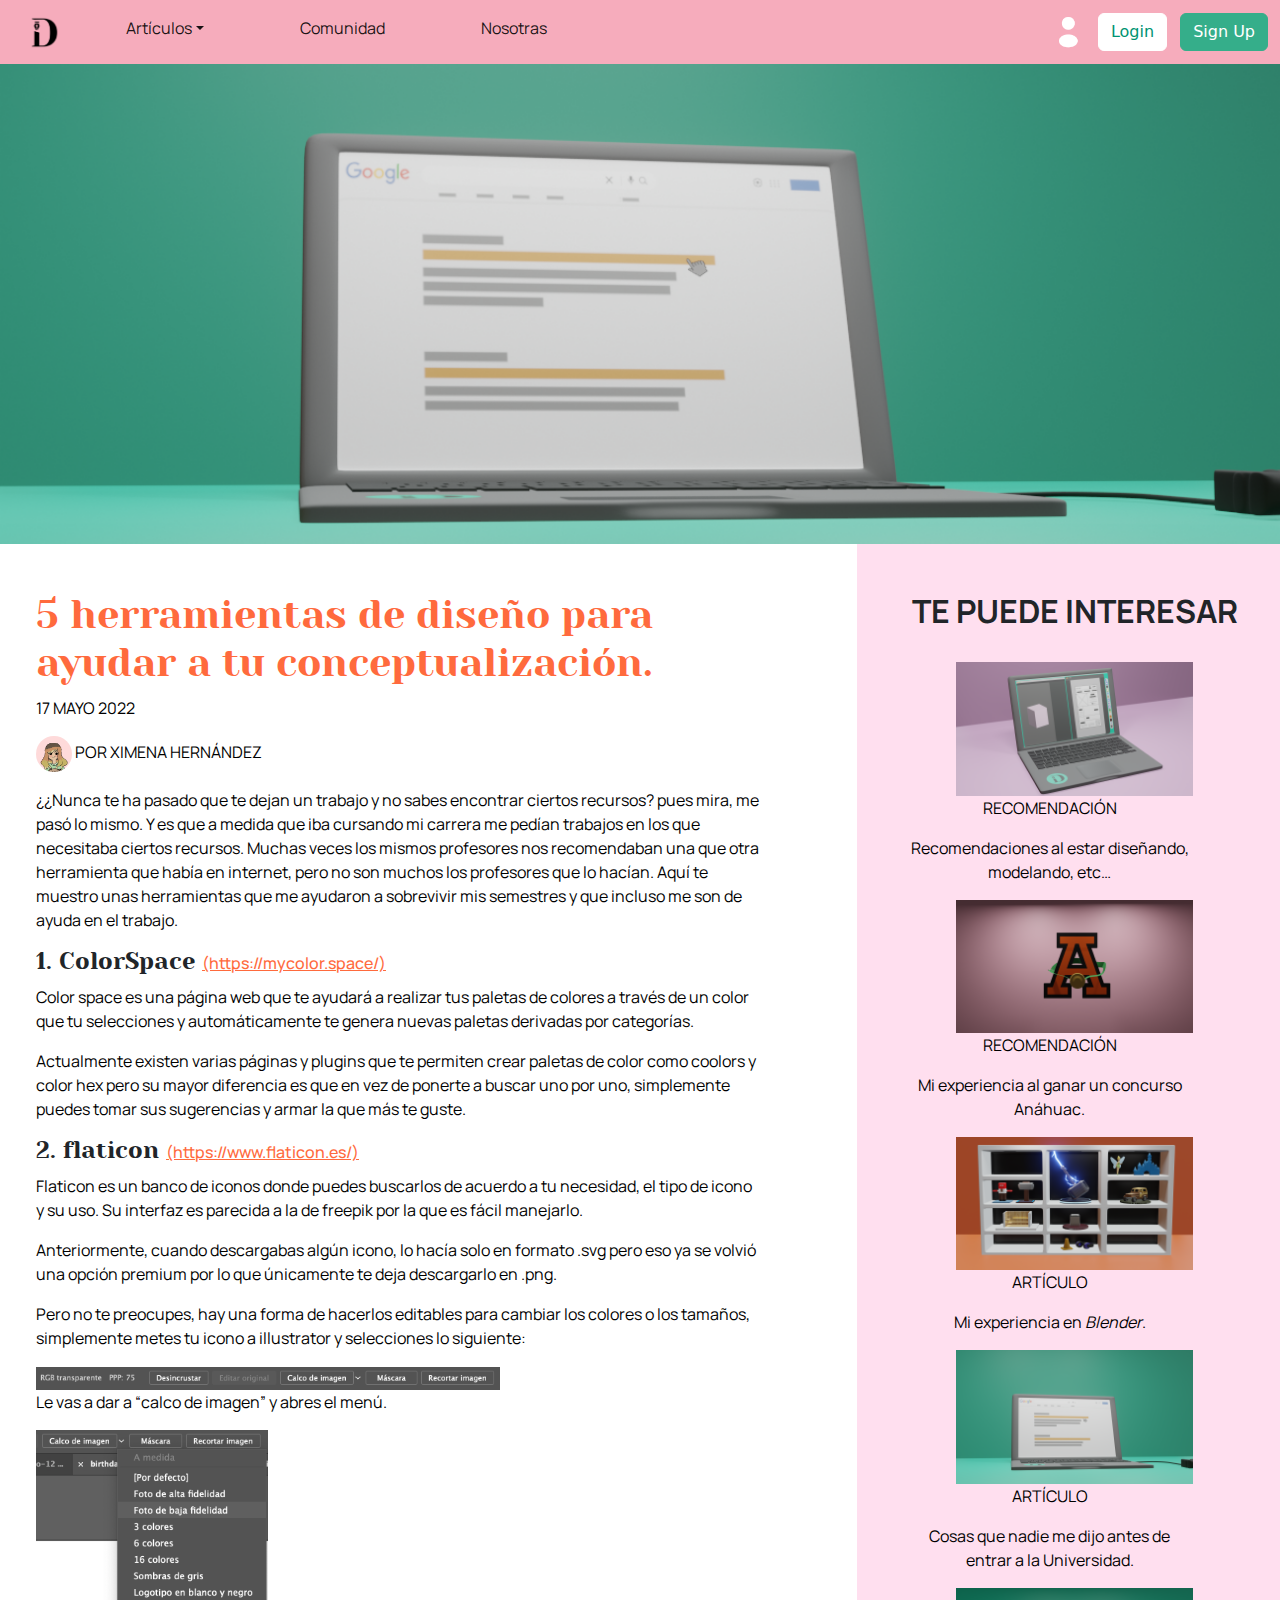
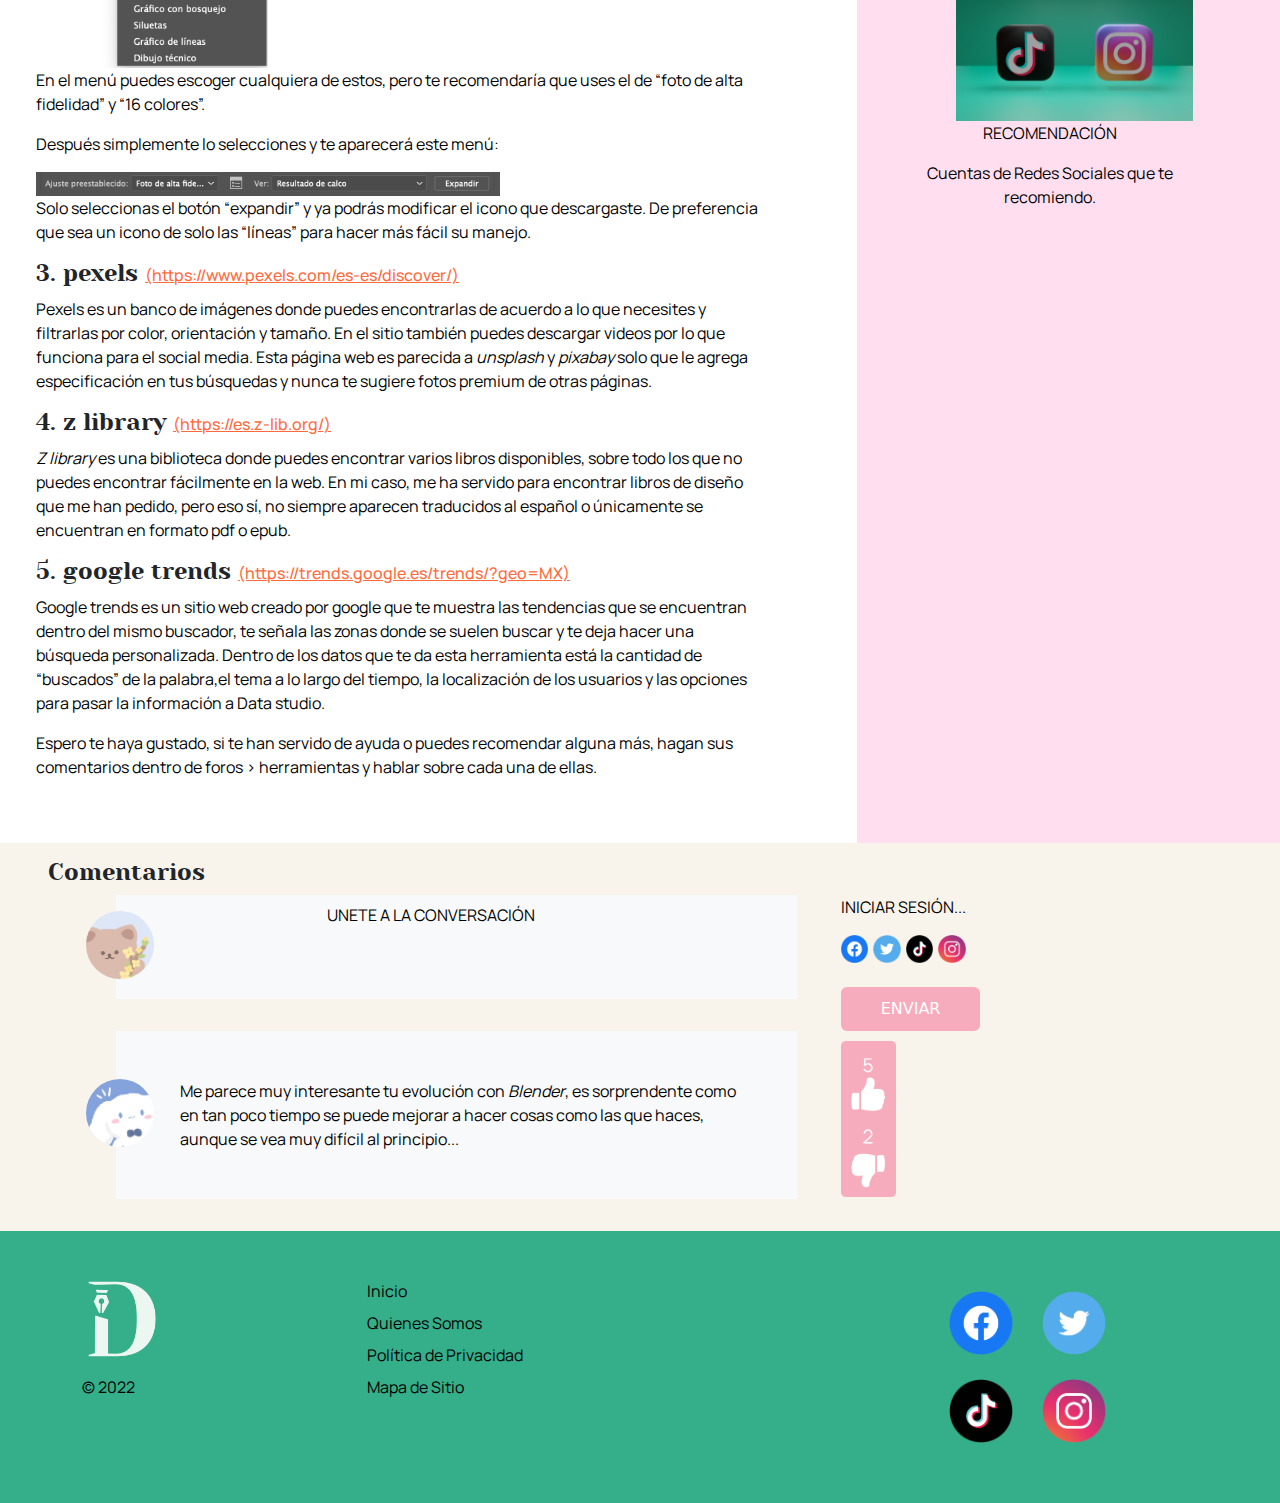
<file: entrada4.html>
<!DOCTYPE html>
<html lang="en">
    <head>
        <meta charset="UTF-8">
        <meta http-equiv="X-UA-Compatible" content="IE=edge">
        <meta name="viewport" content="width=device-width, initial-scale=1.0">
        <title>(D) Artículos</title>
        
        <link rel="stylesheet" href="css/bootstrap.min.css">
        <link rel="stylesheet" href="css/style.css">
        <link rel="preconnect" href="https://fonts.googleapis.com">
        <link href="https://fonts.googleapis.com/css2?family=Manrope&display=swap" rel="stylesheet">
        <link rel="icon" href="images/logo-color.ico">
    </head>
<body>
    <header>
        <nav class="navbar navbar-expand-md" aria-label="Eleventh navbar example">
            <div class="container-fluid">
                <a class="navbar-brand" href="index.html"><img class="logo" src="images/LogoDsign.png" alt="logo"></a>
                <button class="navbar-toggler" type="button" data-bs-toggle="collapse" data-bs-target="#navbarsExample04" aria-controls="navbarsExample04" aria-expanded="false" aria-label="Toggle navigation">
                    <span class="navbar-toggler-icon"></span>
                </button>
                <div class="collapse navbar-collapse" id="navbarsExample04">
                    <ul class="col-md-9 col-12 navbar-nav col-md-auto mb-2 text-center">
                        <li class="nav-item dropdown">
                            <a class="nav-link active dropdown-toggle px-5" href="artículos.html" id="dropdown04" data-bs-toggle="dropdown" aria-expanded="false">Artículos</a>
                            <ul class="dropdown-menu" aria-labelledby="dropdown04">
                                <li><a class="dropdown-item" target="_blank" href="artículos.html">Artículo 1</a></li>
                                <li><a class="dropdown-item" target="_blank" href="entrada2.html">Artículo 2</a></li>
                                <li><a class="dropdown-item" target="_blank" href="entrada3.html">Artículo 3</a></li>
                                <li><a class="dropdown-item" target="_blank" href="entrada4.html">Artículo 4</a></li>
                                <li><a class="dropdown-item" target="_blank" href="entrada5.html">Artículo 5</a></li>
                                <li><a class="dropdown-item" target="_blank" href="entrada6.html">Artículo 6</a></li>
                            </ul>
                        </li>
                        <li class="nav-item">
                            <a class="nav-link active px-5" target="_blank" href="comunidad.html">Comunidad</a>
                        </li>
                        <li class="nav-item">
                            <a class="nav-link active px-5" target="_blank" href="nosotras.html">Nosotras</a>
                        </li>
                    </ul>
                </div>
                <div>
                    <img src="images/iconprofile.png" class="icon-profile px-2" alt="icono perfil">
                    <button type="button" class="btn btn-outline-primary me-2">Login</button>
                    <button type="button" class="btn btn-primary">Sign Up</button>
                </div>
            </div>
        </nav>
    </header>

    <main>
        <div class="row">
            <img src="images/portada4.png" class="article-image" alt="portada4">
            <div class="col-md-8 col-12 px-5 py-5">
                <h1>5 herramientas de diseño para ayudar a tu conceptualización.</h1>
                <p>17 MAYO 2022</p>
                <p><img src="images/xime-icon.jpg" class="article-icon" alt="icono"> POR XIMENA HERNÁNDEZ</p>
        
                <p>¿¿Nunca te ha pasado que te dejan un trabajo y no sabes encontrar ciertos recursos? pues mira, me
                    pasó lo mismo. Y es que a medida que iba cursando mi carrera me pedían trabajos en los que
                    necesitaba ciertos recursos. Muchas veces los mismos profesores nos recomendaban una que
                    otra herramienta que había en internet, pero no son muchos los profesores que lo hacían. Aquí te
                    muestro unas herramientas que me ayudaron a sobrevivir mis semestres y que incluso me son de
                    ayuda en el trabajo.</p>
                
                <h3>1. ColorSpace <a href="https://mycolor.space/">(https://mycolor.space/)</a></h3>
                <p>Color space es una página web que te ayudará a realizar tus paletas de colores a través
                    de un color que tu selecciones y automáticamente te genera nuevas paletas derivadas
                    por categorías.</p>
                <p>Actualmente existen varias páginas y plugins que te permiten crear paletas de color
                    como coolors y color hex pero su mayor diferencia es que en vez de ponerte a buscar uno
                    por uno, simplemente puedes tomar sus sugerencias y armar la que más te guste.</p>
            
                <h3>2. flaticon <a href="https://www.flaticon.es/">(https://www.flaticon.es/)</a></h3>
                <p>Flaticon es un banco de iconos donde puedes buscarlos de acuerdo a tu necesidad, el
                    tipo de icono y su uso. Su interfaz es parecida a la de freepik por la que es fácil manejarlo.</p>
                <p>Anteriormente, cuando descargabas algún icono, lo hacía solo en formato .svg pero eso
                    ya se volvió una opción premium por lo que únicamente te deja descargarlo en .png.</p>
                <p>Pero no te preocupes, hay una forma de hacerlos editables para cambiar los colores o los tamaños, 
                    simplemente metes tu icono a illustrator y selecciones lo siguiente:</p>
                <img src="images/image3.1.png" class="images-art" alt="imagenes referencia">
                <p>Le vas a dar a “calco de imagen” y abres el menú.</p>
                <img src="images/image3.2.png" class="images-art2" alt="imagenes referencia">
                <p>En el menú puedes escoger cualquiera de estos, pero te recomendaría que uses el de “foto de alta fidelidad” y “16 colores”.</p>
                <p>Después simplemente  lo selecciones y te aparecerá este menú: </p>
                <img src="images/image3.3.png" class="images-art" alt="imagenes referencia">
                <p>Solo seleccionas el botón “expandir” y ya podrás modificar el icono que descargaste. De preferencia que sea un icono de solo las “líneas” para hacer más fácil su manejo.</p>
                
                <h3>3. pexels <a href="https://www.pexels.com/es-es/discover/">(https://www.pexels.com/es-es/discover/)</a></h3>
                <p>Pexels es un banco de imágenes donde puedes encontrarlas de acuerdo a lo que necesites y 
                    filtrarlas por color, orientación y tamaño. En el sitio también puedes descargar videos 
                    por lo que funciona para el social media. Esta página web es parecida a <em>unsplash</em> y <em>pixabay </em> 
                    solo que le agrega especificación en tus búsquedas y nunca te sugiere fotos premium de otras páginas.
                </p>

                <h3>4. z library <a href="https://es.z-lib.org/">(https://es.z-lib.org/)</a></h3>
                <p><em>Z library</em> es una biblioteca donde puedes encontrar varios libros disponibles, sobre todo los que no 
                    puedes encontrar fácilmente en la web. En mi caso, me ha servido para encontrar libros de diseño que me han pedido, 
                    pero eso sí, no siempre aparecen traducidos al español o únicamente se encuentran en formato pdf o epub.
                </p>

                <h3>5. google trends <a href="https://trends.google.es/trends/?geo=MX">(https://trends.google.es/trends/?geo=MX)</a></h3>
                <p>Google trends es un sitio web creado por google que te muestra las tendencias que se encuentran dentro del mismo buscador, 
                    te señala las zonas donde se suelen buscar y te deja hacer una búsqueda personalizada. Dentro de los datos que te da esta 
                    herramienta está la cantidad de “buscados” de la palabra,el tema a lo largo del tiempo, la localización de los usuarios y 
                    las opciones para pasar la información a Data studio.
                </p>
                <p>Espero te haya gustado, si te han servido de ayuda o puedes recomendar alguna más, hagan sus comentarios dentro de foros 
                    > herramientas y  hablar sobre cada una de ellas.
                </p>
            </div>  
            <div class="col-md-4 col-12 side-art px-5 py-5 text-center">
                <h2>TE PUEDE INTERESAR</h2>
                <br>
                <div>
                    <a href="entrada2.html" target="_blank"><img src="images/entrada2.png" alt="portada"></a>
                    <p>RECOMENDACIÓN</p>
                    <p>Recomendaciones al estar diseñando, modelando, etc…</p>
                </div>
                <div>
                    <a href="entrada5.html" target="_blank"><img src="images/entrada5.png" alt="portada"></a>
                    <p>RECOMENDACIÓN</p>
                    <p>Mi experiencia al ganar un concurso Anáhuac.</p>
                </div>
                <div>
                    <a href="artículos.html" target="_blank"><img src="images/entrada1.png" alt="portada"></a>
                    <p>ARTÍCULO</p>
                    <p>Mi experiencia en <em>Blender</em>.</p>
                </div>
                <div>
                    <a href="entrada6.html" target="_blank"><img src="images/entrada4.png" alt="portada"></a>
                    <p>ARTÍCULO</p>
                    <p>Cosas que nadie me dijo antes de entrar a la Universidad.</p>
                </div>
                <div>
                    <a href="entrada3.html" target="_blank"><img src="images/entrada3.png" alt="portada"></a>
                    <p>RECOMENDACIÓN</p>
                    <p>Cuentas de Redes Sociales que te recomiendo.</p>
                </div>
            </div>  
        </div>

        <div class="comments px-5 py-3">
            <h3>Comentarios</h3>
            <div class="row">
                <div class="col-md-7 col-12">
                    <div class="bg-light position-relative comments-art">
                        <img src="images/PFP1.jpg" class="avatar-com py-3" alt="icon">
                        <p class="text-center py-2">UNETE A LA CONVERSACIÓN</p>
                        <br><br>
                    </div>
                </div>
                <div class="col-md-5 col-12 signin-cont">
                    <p>INICIAR SESIÓN...</p>
                    <div class="pb-4 social-media">
                        <img src="images/facebook.png" alt="facebook">
                        <img src="images/twitter.png" alt="twitter">
                        <img src="images/tiktok.png" alt="tiktok">
                        <img src="images/instagram.png" alt="instagram">
                    </div>
                    <button type="button" class="btn btn-primary pink">ENVIAR</button>
                </div>
            </div>
            <div class="row">
                <div class="col-md-7 col-12">
                    <div class="bg-light position-relative comments-art">
                        <img src="images/PFP4.jpg" class="avatar-com py-5" alt="icon">
                        <p class="ms-3 ps-5 py-5">Me parece muy interesante tu evolución con <em>Blender</em>, es sorprendente como en tan poco tiempo se puede mejorar a hacer cosas como las que haces, aunque se vea muy difícil al principio...</p>
                    </div>
                </div>
                <div class="col-md-5 col-12 signin-cont">
                    <img src="images/likes-comment.png" class="like-comment" alt="side">
                </div>
            </div>
        </div>
    </main>
  
    <footer>
        <div class="container">
            <div class="row row-cols-5 py-5">
                <div class="col-md-3 col-12">
                  <a href="index.html" target="_blank" class="d-flex align-items-center mb-3 link-dark text-decoration-none">
                    <img src="images/logo-color.png" class="logo-ft" alt="Logo D-sign"></a>
                  <p class="text-muted">© 2022</p>
                </div>
                
                <div class="col-md-6 col-12">
                  <ul class="nav flex-column">
                    <li class="nav-item mb-2"><a href="index.html" target="_blank" class="nav-link p-0 text-muted">Inicio</a></li>
                    <li class="nav-item mb-2"><a href="nosotras.html" target="_blank" class="nav-link p-0 text-muted">Quienes Somos</a></li>
                    <li class="nav-item mb-2"><a href="privacypolicy.html" target="_blank" class="nav-link p-0 text-muted">Política de Privacidad</a></li>
                    <li class="nav-item mb-2"><a href="mapasitio.html" target="_blank" class="nav-link p-0 text-muted">Mapa de Sitio</a></li>
                  </ul>
                </div>
        
                <div class="col-md-3 col-12 social-media-ft">
                    <div>
                        <img src="images/facebook.png" alt="facebook">
                        <img src="images/twitter.png" alt="twitter">
                    </div>
                    <div>
                        <img src="images/tiktok.png" alt="tiktok">
                        <img src="images/instagram.png" alt="instagram">
                    </div>
                </div>        
            </div>    
        </div>
    </footer>

    <script src="https://cdn.jsdelivr.net/npm/bootstrap@5.1.3/dist/js/bootstrap.bundle.min.js" integrity="sha384-ka7Sk0Gln4gmtz2MlQnikT1wXgYsOg+OMhuP+IlRH9sENBO0LRn5q+8nbTov4+1p" crossorigin="anonymous"></script>
</body>
</html>
</file>
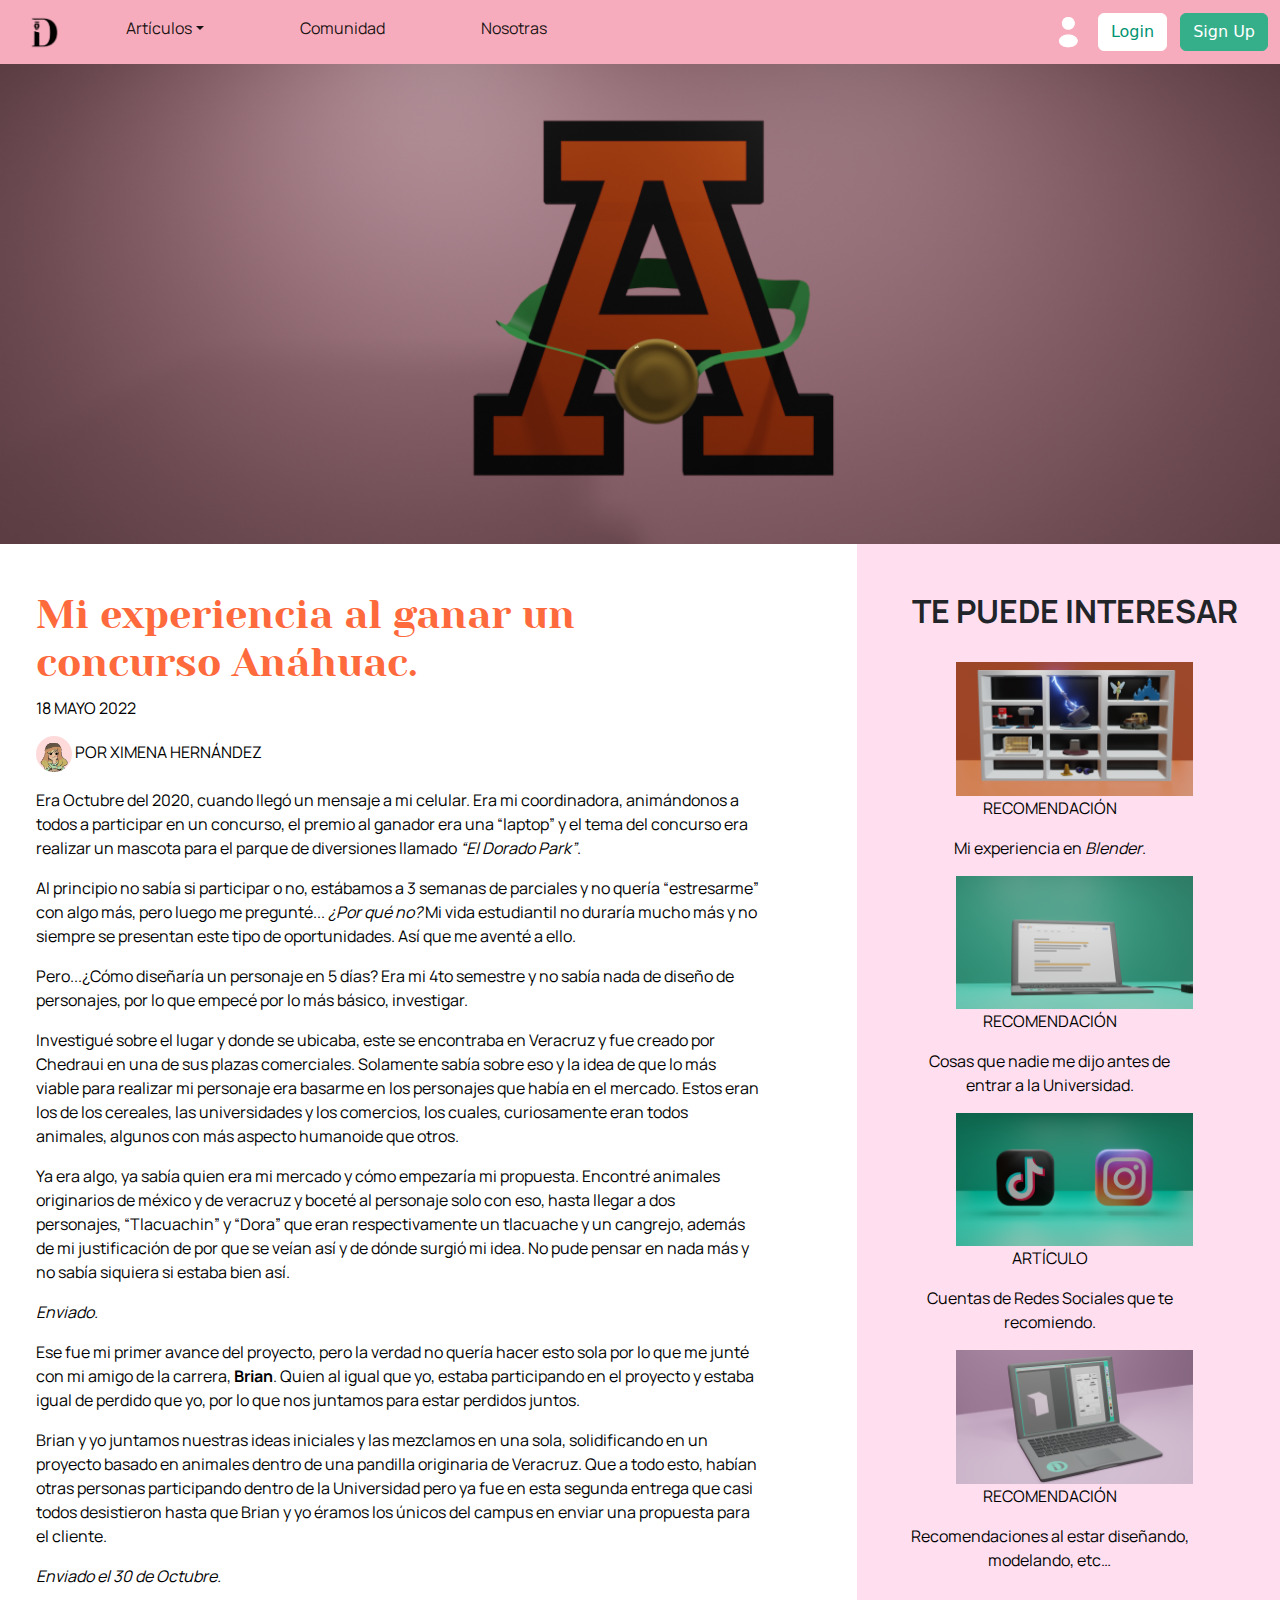
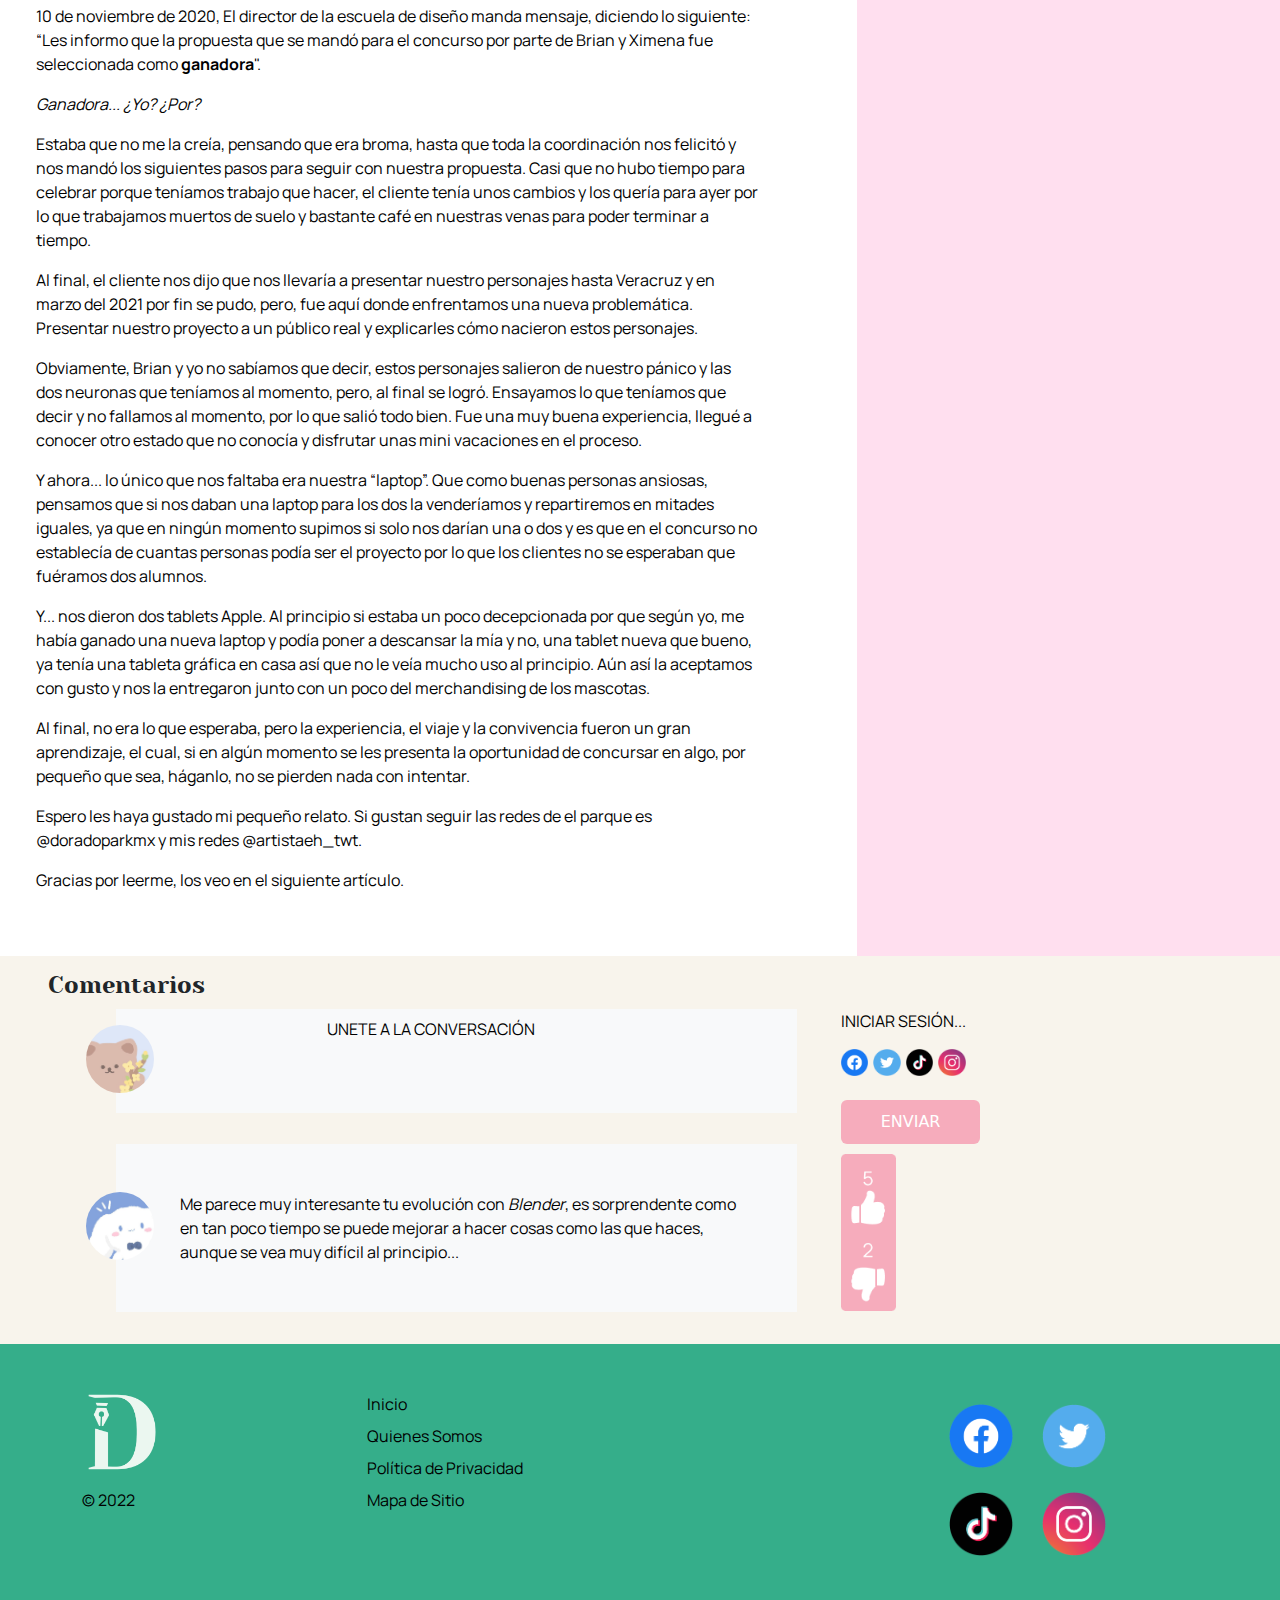
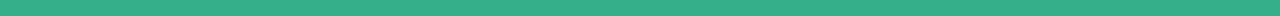
<file: entrada5.html>
<!DOCTYPE html>
<html lang="en">
    <head>
        <meta charset="UTF-8">
        <meta http-equiv="X-UA-Compatible" content="IE=edge">
        <meta name="viewport" content="width=device-width, initial-scale=1.0">
        <title>(D) Artículos</title>
        
        <link rel="stylesheet" href="css/bootstrap.min.css">
        <link rel="stylesheet" href="css/style.css">
        <link rel="preconnect" href="https://fonts.googleapis.com">
        <link href="https://fonts.googleapis.com/css2?family=Manrope&display=swap" rel="stylesheet">
        <link rel="icon" href="images/logo-color.ico">
    </head>
<body>
    <header>
        <nav class="navbar navbar-expand-md" aria-label="Eleventh navbar example">
            <div class="container-fluid">
                <a class="navbar-brand" href="index.html"><img class="logo" src="images/LogoDsign.png" alt="logo"></a>
                <button class="navbar-toggler" type="button" data-bs-toggle="collapse" data-bs-target="#navbarsExample04" aria-controls="navbarsExample04" aria-expanded="false" aria-label="Toggle navigation">
                    <span class="navbar-toggler-icon"></span>
                </button>
                <div class="collapse navbar-collapse" id="navbarsExample04">
                    <ul class="col-md-9 col-12 navbar-nav col-md-auto mb-2 text-center">
                        <li class="nav-item dropdown">
                            <a class="nav-link active dropdown-toggle px-5" href="artículos.html" id="dropdown04" data-bs-toggle="dropdown" aria-expanded="false">Artículos</a>
                            <ul class="dropdown-menu" aria-labelledby="dropdown04">
                                <li><a class="dropdown-item" target="_blank" href="artículos.html">Artículo 1</a></li>
                                <li><a class="dropdown-item" target="_blank" href="entrada2.html">Artículo 2</a></li>
                                <li><a class="dropdown-item" target="_blank" href="entrada3.html">Artículo 3</a></li>
                                <li><a class="dropdown-item" target="_blank" href="entrada4.html">Artículo 4</a></li>
                                <li><a class="dropdown-item" target="_blank" href="entrada5.html">Artículo 5</a></li>
                                <li><a class="dropdown-item" target="_blank" href="entrada6.html">Artículo 6</a></li>
                            </ul>
                        </li>
                        <li class="nav-item">
                            <a class="nav-link active px-5" target="_blank" href="comunidad.html">Comunidad</a>
                        </li>
                        <li class="nav-item">
                            <a class="nav-link active px-5" target="_blank" href="nosotras.html">Nosotras</a>
                        </li>
                    </ul>
                </div>
                <div>
                    <img src="images/iconprofile.png" class="icon-profile px-2" alt="icono perfil">
                    <button type="button" class="btn btn-outline-primary me-2">Login</button>
                    <button type="button" class="btn btn-primary">Sign Up</button>
                </div>
            </div>
        </nav>
    </header>

    <main>
        <div class="row">
            <img src="images/portada5.png" class="article-image" alt="portada5">
            <div class="col-md-8 col-12 px-5 py-5">
                <h1>Mi experiencia al ganar un concurso Anáhuac.</h1>
                <p>18 MAYO 2022</p>
                <p><img src="images/xime-icon.jpg" class="article-icon" alt="icono"> POR XIMENA HERNÁNDEZ</p>

                <p>Era Octubre del 2020, cuando llegó un mensaje a mi celular. Era mi coordinadora, animándonos a
                    todos a participar en un concurso, el premio al ganador era una “laptop” y el tema del concurso era
                    realizar un mascota para el parque de diversiones llamado <em>“El Dorado Park”</em>.</p>
                
                <p>Al principio no sabía si participar o no, estábamos a 3 semanas de parciales y no quería
                    “estresarme” con algo más, pero luego me pregunté... <em>¿Por qué no?</em> Mi vida estudiantil no duraría
                    mucho más y no siempre se presentan este tipo de oportunidades. Así que me aventé a ello.</p>

                <p>Pero...¿Cómo diseñaría un personaje en 5 días? Era mi 4to semestre y no sabía nada de diseño de
                    personajes, por lo que empecé por lo más básico, investigar.</p>

                <p>Investigué sobre el lugar y donde se ubicaba, este se encontraba en Veracruz y fue creado por
                    Chedraui en una de sus plazas comerciales. Solamente sabía sobre eso y la idea de que lo más
                    viable para realizar mi personaje era basarme en los personajes que había en el mercado. Estos
                    eran los de los cereales, las universidades y los comercios, los cuales, curiosamente eran todos
                    animales, algunos con más aspecto humanoide que otros.</p>

                <p>Ya era algo, ya sabía quien era mi mercado y cómo empezaría mi propuesta. Encontré animales
                    originarios de méxico y de veracruz y boceté al personaje solo con eso, hasta llegar a dos
                    personajes, “Tlacuachin” y “Dora” que eran respectivamente un tlacuache y un cangrejo, además
                    de mi justificación de por que se veían así y de dónde surgió mi idea. No pude pensar en nada más
                    y no sabía siquiera si estaba bien así.</p>
                
                <p><em>Enviado.</em></p>

                <p>Ese fue mi primer avance del proyecto, pero la verdad no quería hacer esto sola por lo que me junté
                    con mi amigo de la carrera, <strong>Brian</strong>. Quien al igual que yo, estaba participando en el proyecto y
                    estaba igual de perdido que yo, por lo que nos juntamos para estar perdidos juntos.</p>

                <p>Brian y yo juntamos nuestras ideas iniciales y las mezclamos en una sola, solidificando en un
                    proyecto basado en animales dentro de una pandilla originaria de Veracruz. Que a todo esto,
                    habían otras personas participando dentro de la Universidad pero ya fue en esta segunda entrega
                    que casi todos desistieron hasta que Brian y yo éramos los únicos del campus en enviar una
                    propuesta para el cliente.</p>

                <p><em>Enviado el 30 de Octubre.</em></p>

                <p>10 de noviembre de 2020, El director de la escuela de diseño manda mensaje, diciendo lo siguiente:
                    “Les informo que la propuesta que se mandó para el concurso por parte de Brian y Ximena fue
                    seleccionada como <strong>ganadora</strong>".</p>

                <p><em>Ganadora... ¿Yo? ¿Por?</em></p>

                <p>Estaba que no me la creía, pensando que era broma, hasta que toda la coordinación nos felicitó y
                    nos mandó los siguientes pasos para seguir con nuestra propuesta. Casi que no hubo tiempo para
                    celebrar porque teníamos trabajo que hacer, el cliente tenía unos cambios y los quería para ayer
                    por lo que trabajamos muertos de suelo y bastante café en nuestras venas para poder terminar a
                    tiempo.</p>

                <p>Al final, el cliente nos dijo que nos llevaría a presentar nuestro personajes hasta Veracruz y en
                    marzo del 2021 por fin se pudo, pero, fue aquí donde enfrentamos una nueva problemática.
                    Presentar nuestro proyecto a un público real y explicarles cómo nacieron estos personajes.</p>

                <p>Obviamente, Brian y yo no sabíamos que decir, estos personajes salieron de nuestro pánico y las
                    dos neuronas que teníamos al momento, pero, al final se logró. Ensayamos lo que teníamos que
                    decir y no fallamos al momento, por lo que salió todo bien. Fue una muy buena experiencia, llegué a
                    conocer otro estado que no conocía y disfrutar unas mini vacaciones en el proceso.</p>
                
                <p>Y ahora... lo único que nos faltaba era nuestra “laptop”. Que como buenas personas ansiosas,
                    pensamos que si nos daban una laptop para los dos la venderíamos y repartiremos en mitades
                    iguales, ya que en ningún momento supimos si solo nos darían una o dos y es que en el concurso
                    no establecía de cuantas personas podía ser el proyecto por lo que los clientes no se esperaban
                    que fuéramos dos alumnos.</p>

                <p>Y... nos dieron dos tablets Apple. Al principio si estaba un poco decepcionada por que según yo, me
                    había ganado una nueva laptop y podía poner a descansar la mía y no, una tablet nueva que bueno,
                    ya tenía una tableta gráfica en casa así que no le veía mucho uso al principio. Aún así la aceptamos
                    con gusto y nos la entregaron junto con un poco del merchandising de los mascotas.</p>

                <p>Al final, no era lo que esperaba, pero la experiencia, el viaje y la convivencia fueron un gran
                    aprendizaje, el cual, si en algún momento se les presenta la oportunidad de concursar en algo, por
                    pequeño que sea, háganlo, no se pierden nada con intentar.</p>

                <p>Espero les haya gustado mi pequeño relato. Si gustan seguir las redes de el parque es
                    @doradoparkmx y mis redes @artistaeh_twt.</p>
                <p>Gracias por leerme, los veo en el siguiente artículo.</p>
                
            </div>  
            <div class="col-md-4 col-12 side-art px-5 py-5  text-center">
                <h2>TE PUEDE INTERESAR</h2>
                <br>
                <div>
                    <a href="artículos.html" target="_blank"><img src="images/entrada1.png" alt="portada"></a>
                    <p>RECOMENDACIÓN</p>
                    <p>Mi experiencia en <em>Blender</em>.</p>
                </div>
                <div>
                    <a href="entrada6.html" target="_blank"><img src="images/entrada4.png" alt="portada"></a>
                    <p>RECOMENDACIÓN</p>
                    <p>Cosas que nadie me dijo antes de entrar a la Universidad.</p>
                </div>
                <div>
                    <a href="entrada3.html" target="_blank"><img src="images/entrada3.png" alt="portada"></a>
                    <p>ARTÍCULO</p>
                    <p>Cuentas de Redes Sociales que te recomiendo.</p>
                </div>
                <div>
                    <a href="entrada2.html" target="_blank"><img src="images/entrada2.png" alt="portada"></a>
                    <p>RECOMENDACIÓN</p>
                    <p>Recomendaciones al estar diseñando, modelando, etc…</p>
                </div>
            </div>  
        </div>

        <div class="comments px-5 py-3">
            <h3>Comentarios</h3>
            <div class="row">
                <div class="col-md-7 col-12">
                    <div class="bg-light position-relative comments-art">
                        <img src="images/PFP1.jpg" class="avatar-com py-3" alt="icon">
                        <p class="text-center py-2">UNETE A LA CONVERSACIÓN</p>
                        <br><br>
                    </div>
                </div>
                <div class="col-md-5 col-12 signin-cont">
                    <p>INICIAR SESIÓN...</p>
                    <div class="pb-4 social-media">
                        <img src="images/facebook.png" alt="facebook">
                        <img src="images/twitter.png" alt="twitter">
                        <img src="images/tiktok.png" alt="tiktok">
                        <img src="images/instagram.png" alt="instagram">
                    </div>
                    <button type="button" class="btn btn-primary pink">ENVIAR</button>
                </div>
            </div>
            <div class="row">
                <div class="col-md-7 col-12">
                    <div class="bg-light position-relative comments-art">
                        <img src="images/PFP4.jpg" class="avatar-com py-5" alt="icon">
                        <p class="ms-3 ps-5 py-5">Me parece muy interesante tu evolución con <em>Blender</em>, es sorprendente como en tan poco tiempo se puede mejorar a hacer cosas como las que haces, aunque se vea muy difícil al principio...</p>
                    </div>
                </div>
                <div class="col-md-5 col-12 signin-cont">
                    <img src="images/likes-comment.png" class="like-comment" alt="side">
                </div>
            </div>
        </div>
    </main>
  
    <footer>
        <div class="container">
            <div class="row row-cols-5 py-5">
                <div class="col-md-3 col-12">
                  <a href="index.html" target="_blank" class="d-flex align-items-center mb-3 link-dark text-decoration-none">
                    <img src="images/logo-color.png" class="logo-ft" alt="Logo D-sign"></a>
                  <p class="text-muted">© 2022</p>
                </div>
                
                <div class="col-md-6 col-12">
                  <ul class="nav flex-column">
                    <li class="nav-item mb-2"><a href="index.html" target="_blank" class="nav-link p-0 text-muted">Inicio</a></li>
                    <li class="nav-item mb-2"><a href="nosotras.html" target="_blank" class="nav-link p-0 text-muted">Quienes Somos</a></li>
                    <li class="nav-item mb-2"><a href="privacypolicy.html" target="_blank" class="nav-link p-0 text-muted">Política de Privacidad</a></li>
                    <li class="nav-item mb-2"><a href="mapasitio.html" target="_blank" class="nav-link p-0 text-muted">Mapa de Sitio</a></li>
                  </ul>
                </div>
        
                <div class="col-md-3 col-12 social-media-ft">
                    <div>
                        <img src="images/facebook.png" alt="facebook">
                        <img src="images/twitter.png" alt="twitter">
                    </div>
                    <div>
                        <img src="images/tiktok.png" alt="tiktok">
                        <img src="images/instagram.png" alt="instagram">
                    </div>
                </div>        
            </div>    
        </div>
    </footer>

    <script src="https://cdn.jsdelivr.net/npm/bootstrap@5.1.3/dist/js/bootstrap.bundle.min.js" integrity="sha384-ka7Sk0Gln4gmtz2MlQnikT1wXgYsOg+OMhuP+IlRH9sENBO0LRn5q+8nbTov4+1p" crossorigin="anonymous"></script>
</body>
</html>
</file>
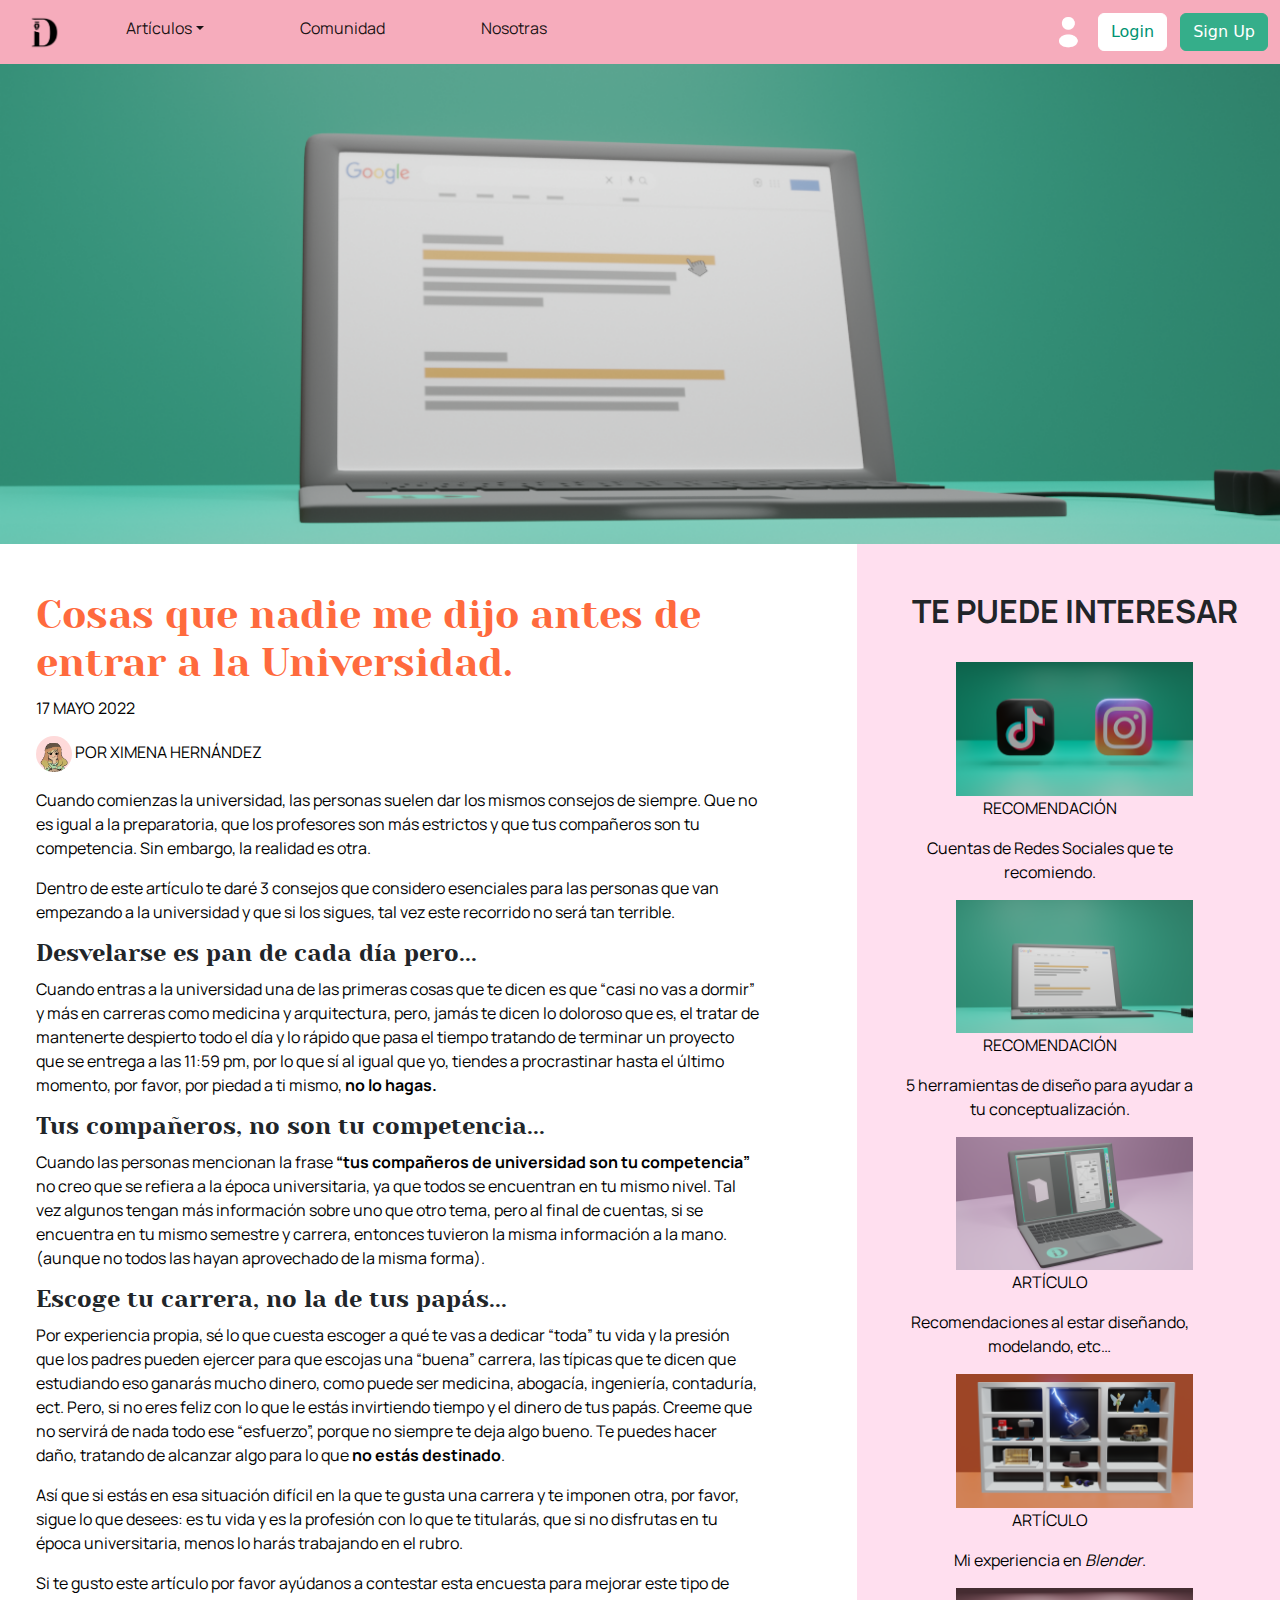
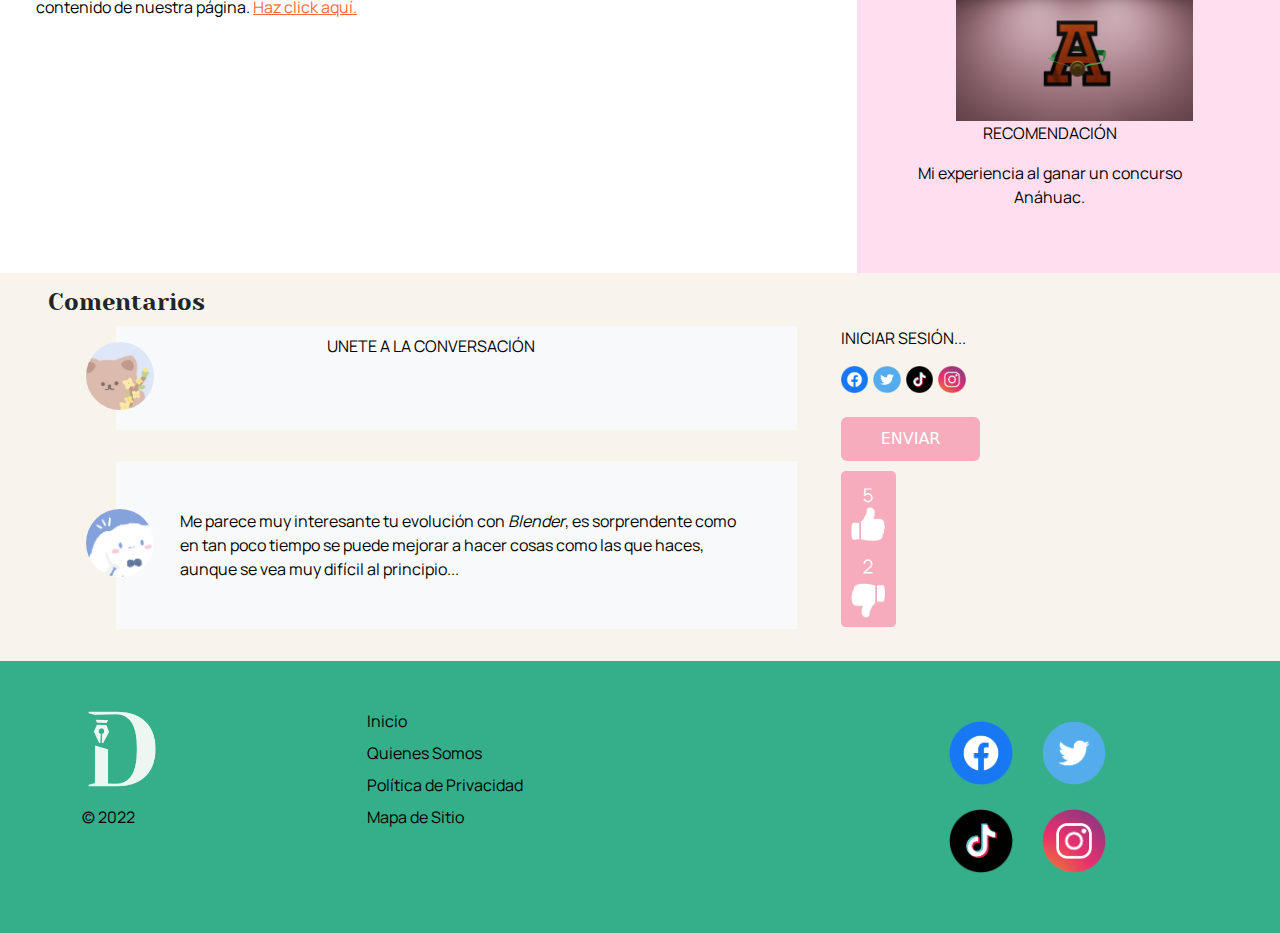
<file: entrada6.html>
<!DOCTYPE html>
<html lang="en">
    <head>
        <meta charset="UTF-8">
        <meta http-equiv="X-UA-Compatible" content="IE=edge">
        <meta name="viewport" content="width=device-width, initial-scale=1.0">
        <title>(D) Artículos</title>
        
        <link rel="stylesheet" href="css/bootstrap.min.css">
        <link rel="stylesheet" href="css/style.css">
        <link rel="preconnect" href="https://fonts.googleapis.com">
        <link href="https://fonts.googleapis.com/css2?family=Manrope&display=swap" rel="stylesheet">
        <link rel="icon" href="images/logo-color.ico">
    </head>
<body>
    <header>
        <nav class="navbar navbar-expand-md" aria-label="Eleventh navbar example">
            <div class="container-fluid">
                <a class="navbar-brand" href="index.html"><img class="logo" src="images/LogoDsign.png" alt="logo"></a>
                <button class="navbar-toggler" type="button" data-bs-toggle="collapse" data-bs-target="#navbarsExample04" aria-controls="navbarsExample04" aria-expanded="false" aria-label="Toggle navigation">
                    <span class="navbar-toggler-icon"></span>
                </button>
                <div class="collapse navbar-collapse" id="navbarsExample04">
                    <ul class="col-md-9 col-12 navbar-nav col-md-auto mb-2 text-center">
                        <li class="nav-item dropdown">
                            <a class="nav-link active dropdown-toggle px-5" href="artículos.html" id="dropdown04" data-bs-toggle="dropdown" aria-expanded="false">Artículos</a>
                            <ul class="dropdown-menu" aria-labelledby="dropdown04">
                                <li><a class="dropdown-item" target="_blank" href="artículos.html">Artículo 1</a></li>
                                <li><a class="dropdown-item" target="_blank" href="entrada2.html">Artículo 2</a></li>
                                <li><a class="dropdown-item" target="_blank" href="entrada3.html">Artículo 3</a></li>
                                <li><a class="dropdown-item" target="_blank" href="entrada4.html">Artículo 4</a></li>
                                <li><a class="dropdown-item" target="_blank" href="entrada5.html">Artículo 5</a></li>
                                <li><a class="dropdown-item" target="_blank" href="entrada6.html">Artículo 6</a></li>
                            </ul>
                        </li>
                        <li class="nav-item">
                            <a class="nav-link active px-5" target="_blank" href="comunidad.html">Comunidad</a>
                        </li>
                        <li class="nav-item">
                            <a class="nav-link active px-5" target="_blank" href="nosotras.html">Nosotras</a>
                        </li>
                    </ul>
                </div>
                <div>
                    <img src="images/iconprofile.png" class="icon-profile px-2" alt="icono perfil">
                    <button type="button" class="btn btn-outline-primary me-2">Login</button>
                    <button type="button" class="btn btn-primary">Sign Up</button>
                </div>
            </div>
        </nav>
    </header>

    <main>
        <div class="row">
            <img src="images/portada4.png" class="article-image" alt="portada6">
            <div class="col-md-8 col-12 px-5 py-5">
                <h1>Cosas que nadie me dijo antes de entrar a la Universidad.</h1>
                <p>17 MAYO 2022</p>
                <p><img src="images/xime-icon.jpg" class="article-icon" alt="icono"> POR XIMENA HERNÁNDEZ</p>

                <p>Cuando comienzas la universidad, las personas suelen dar los mismos consejos de
                    siempre. Que no es igual a la preparatoria, que los profesores son más estrictos y que tus
                    compañeros son tu competencia. Sin embargo, la realidad es otra.</p>

                <p>Dentro de este artículo te daré 3 consejos que considero esenciales para las personas
                    que van empezando a la universidad y que si los sigues, tal vez este recorrido no será tan
                    terrible.</p>

                <h3>Desvelarse es pan de cada día pero...</h3>
                <p>Cuando entras a la universidad una de las primeras cosas que te dicen es que “casi no vas a dormir”
                    y más en carreras como medicina y arquitectura, pero, jamás te dicen lo doloroso que es, el tratar
                    de mantenerte despierto todo el día y lo rápido que pasa el tiempo tratando de terminar un
                    proyecto que se entrega a las 11:59 pm, por lo que sí al igual que yo, tiendes a procrastinar hasta el
                    último momento, por favor, por piedad a ti mismo, <strong>no lo hagas.</strong></p>
                
                <h3>Tus compañeros, no son tu competencia...</h3>
                <p>Cuando las personas mencionan la frase <strong>“tus compañeros de universidad son tu
                    competencia”</strong> no creo que se refiera a la época universitaria, ya que todos se encuentran
                    en tu mismo nivel. Tal vez algunos tengan más información sobre uno que otro tema, pero
                    al final de cuentas, si se encuentra en tu mismo semestre y carrera, entonces tuvieron la
                    misma información a la mano. (aunque no todos las hayan aprovechado de la misma
                    forma).</p>
                
                <h3>Escoge tu carrera, no la de tus papás...</h3>
                <p>Por experiencia propia, sé lo que cuesta escoger a qué te vas a dedicar “toda” tu vida y la presión
                    que los padres pueden ejercer para que escojas una “buena” carrera, las típicas que te dicen que
                    estudiando eso ganarás mucho dinero, como puede ser medicina, abogacía, ingeniería,
                    contaduría, ect. Pero, si no eres feliz con lo que le estás invirtiendo tiempo y el dinero de tus papás.
                    Creeme que no servirá de nada todo ese “esfuerzo”, porque no siempre te deja algo bueno. Te
                    puedes hacer daño, tratando de alcanzar algo para lo que <strong>no estás destinado</strong>.</p>

                <p>Así que si estás en esa situación difícil en la que te gusta una carrera y te imponen otra, por favor,
                    sigue lo que desees: es tu vida y es la profesión con lo que te titularás, que si no disfrutas en tu
                    época universitaria, menos lo harás trabajando en el rubro.</p>

                <p>Si te gusto este artículo por favor ayúdanos a contestar esta encuesta para mejorar este tipo de 
                    contenido de nuestra página. <a href="https://forms.gle/5LiUvFf6HJuuNMCS9"> Haz click aquí.</a></p>
            </div>  
            <div class="col-md-4 col-12 side-art px-5 py-5 text-center">
                <h2>TE PUEDE INTERESAR</h2>
                <br>
                <div>
                    <a href="entrada3.html" target="_blank"><img src="images/entrada3.png" alt="portada"></a>
                    <p>RECOMENDACIÓN</p>
                    <p>Cuentas de Redes Sociales que te recomiendo.</p>
                </div>
                <div>
                    <a href="entrada4.html" target="_blank"><img src="images/entrada4.png" alt="portada"></a>
                    <p>RECOMENDACIÓN</p>
                    <p>5 herramientas de diseño para ayudar a tu conceptualización.</p>
                </div>
                <div>
                    <a href="entrada2.html" target="_blank"><img src="images/entrada2.png" alt="portada"></a>
                    <p>ARTÍCULO</p>
                    <p>Recomendaciones al estar diseñando, modelando, etc…</p>
                </div>
                <div>
                    <a href="artículos.html" target="_blank"><img src="images/entrada1.png" alt="portada"></a>
                    <p>ARTÍCULO</p>
                    <p>Mi experiencia en <em>Blender</em>.</p>
                </div>
                <div>
                    <a href="entrada5.html" target="_blank"><img src="images/entrada5.png" alt="portada"></a>
                    <p>RECOMENDACIÓN</p>
                    <p>Mi experiencia al ganar un concurso Anáhuac.</p>
                </div>
            </div>   
        </div>

        <div class="comments px-5 py-3">
            <h3>Comentarios</h3>
            <div class="row">
                <div class="col-md-7 col-12">
                    <div class="bg-light position-relative comments-art">
                        <img src="images/PFP1.jpg" class="avatar-com py-3" alt="icon">
                        <p class="text-center py-2">UNETE A LA CONVERSACIÓN</p>
                        <br><br>
                    </div>
                </div>
                <div class="col-md-5 col-12 signin-cont">
                    <p>INICIAR SESIÓN...</p>
                    <div class="pb-4 social-media">
                        <img src="images/facebook.png" alt="facebook">
                        <img src="images/twitter.png" alt="twitter">
                        <img src="images/tiktok.png" alt="tiktok">
                        <img src="images/instagram.png" alt="instagram">
                    </div>
                    <button type="button" class="btn btn-primary pink">ENVIAR</button>
                </div>
            </div>
            <div class="row">
                <div class="col-md-7 col-12">
                    <div class="bg-light position-relative comments-art">
                        <img src="images/PFP4.jpg" class="avatar-com py-5" alt="icon">
                        <p class="ms-3 ps-5 py-5">Me parece muy interesante tu evolución con <em>Blender</em>, es sorprendente como en tan poco tiempo se puede mejorar a hacer cosas como las que haces, aunque se vea muy difícil al principio...</p>
                    </div>
                </div>
                <div class="col-md-5 col-12 signin-cont">
                    <img src="images/likes-comment.png" class="like-comment" alt="side">
                </div>
            </div>
        </div>
    </main>
  
    <footer>
        <div class="container">
            <div class="row row-cols-5 py-5">
                <div class="col-md-3 col-12">
                  <a href="index.html" target="_blank" class="d-flex align-items-center mb-3 link-dark text-decoration-none">
                    <img src="images/logo-color.png" class="logo-ft" alt="Logo D-sign"></a>
                  <p class="text-muted">© 2022</p>
                </div>
                
                <div class="col-md-6 col-12">
                  <ul class="nav flex-column">
                    <li class="nav-item mb-2"><a href="index.html" target="_blank" class="nav-link p-0 text-muted">Inicio</a></li>
                    <li class="nav-item mb-2"><a href="nosotras.html" target="_blank" class="nav-link p-0 text-muted">Quienes Somos</a></li>
                    <li class="nav-item mb-2"><a href="privacypolicy.html" target="_blank" class="nav-link p-0 text-muted">Política de Privacidad</a></li>
                    <li class="nav-item mb-2"><a href="mapasitio.html" target="_blank" class="nav-link p-0 text-muted">Mapa de Sitio</a></li>
                  </ul>
                </div>
        
                <div class="col-md-3 col-12 social-media-ft">
                    <div>
                        <img src="images/facebook.png" alt="facebook">
                        <img src="images/twitter.png" alt="twitter">
                    </div>
                    <div>
                        <img src="images/tiktok.png" alt="tiktok">
                        <img src="images/instagram.png" alt="instagram">
                    </div>
                </div>        
            </div>    
        </div>
    </footer>

    <script src="https://cdn.jsdelivr.net/npm/bootstrap@5.1.3/dist/js/bootstrap.bundle.min.js" integrity="sha384-ka7Sk0Gln4gmtz2MlQnikT1wXgYsOg+OMhuP+IlRH9sENBO0LRn5q+8nbTov4+1p" crossorigin="anonymous"></script>
</body>
</html>
</file>
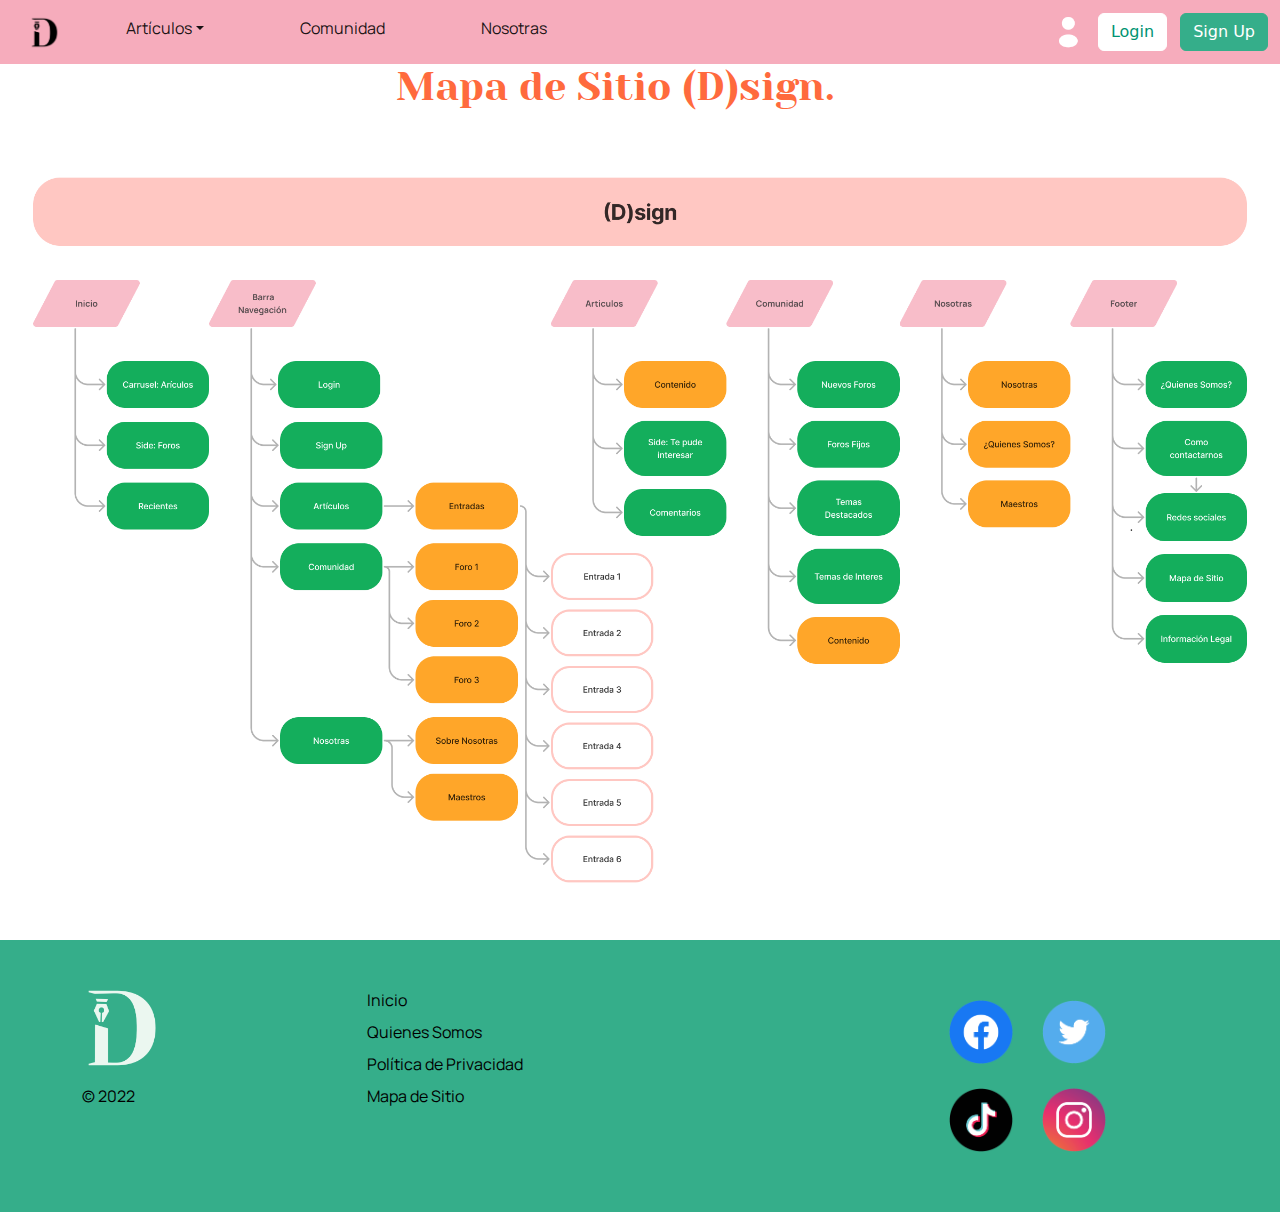
<file: mapasitio.html>
<!DOCTYPE html>
<html lang="en">
<head>
    <meta charset="UTF-8">
    <meta http-equiv="X-UA-Compatible" content="IE=edge">
    <meta name="viewport" content="width=device-width, initial-scale=1.0">
    <title>(D) Communidad</title>
        
    <link rel="stylesheet" href="css/bootstrap.min.css">
    <link rel="stylesheet" href="css/style.css">
    <link rel="preconnect" href="https://fonts.googleapis.com">
    <link href="https://fonts.googleapis.com/css2?family=Manrope&display=swap" rel="stylesheet">
    <link rel="icon" href="images/logo-color.ico">
</head>
<body>
  <header>
    <nav class="navbar navbar-expand-md" aria-label="Eleventh navbar example">
        <div class="container-fluid">
            <a class="navbar-brand" href="index.html"><img class="logo" src="images/LogoDsign.png" alt="logo"></a>
            <button class="navbar-toggler" type="button" data-bs-toggle="collapse" data-bs-target="#navbarsExample04" aria-controls="navbarsExample04" aria-expanded="false" aria-label="Toggle navigation">
                <span class="navbar-toggler-icon"></span>
            </button>
            <div class="collapse navbar-collapse" id="navbarsExample04">
                <ul class="col-md-9 col-12 navbar-nav col-md-auto mb-2 text-center">
                    <li class="nav-item dropdown">
                        <a class="nav-link active dropdown-toggle px-5" href="artículos.html" id="dropdown04" data-bs-toggle="dropdown" aria-expanded="false">Artículos</a>
                        <ul class="dropdown-menu" aria-labelledby="dropdown04">
                            <li><a class="dropdown-item" target="_blank" href="artículos.html">Artículo 1</a></li>
                            <li><a class="dropdown-item" target="_blank" href="entrada2.html">Artículo 2</a></li>
                            <li><a class="dropdown-item" target="_blank" href="entrada3.html">Artículo 3</a></li>
                            <li><a class="dropdown-item" target="_blank" href="entrada4.html">Artículo 4</a></li>
                            <li><a class="dropdown-item" target="_blank" href="entrada5.html">Artículo 5</a></li>
                            <li><a class="dropdown-item" target="_blank" href="entrada6.html">Artículo 6</a></li>
                        </ul>
                    </li>
                    <li class="nav-item">
                        <a class="nav-link active px-5" target="_blank" href="comunidad.html">Comunidad</a>
                    </li>
                    <li class="nav-item">
                        <a class="nav-link active px-5" target="_blank" href="nosotras.html">Nosotras</a>
                    </li>
                </ul>
            </div>
            <div>
                <img src="images/iconprofile.png" class="icon-profile px-2" alt="icono perfil">
                <button type="button" class="btn btn-outline-primary me-2">Login</button>
                <button type="button" class="btn btn-primary">Sign Up</button>
            </div>
        </div>
    </nav>
</header>

    <main>
        <div class="site-map">
            <h1>Mapa de Sitio (D)sign.</h1>
            <img src="images/Mapa-Sitio.png" alt="Mapa de Sitio">
        </div>
    </main>

    <footer>
      <div class="container">
          <div class="row row-cols-5 py-5">
              <div class="col-md-3 col-12">
                <a href="index.html" target="_blank" class="d-flex align-items-center mb-3 link-dark text-decoration-none">
                  <img src="images/logo-color.png" class="logo-ft" alt="Logo D-sign"></a>
                <p class="text-muted">© 2022</p>
              </div>
              
              <div class="col-md-6 col-12">
                <ul class="nav flex-column">
                  <li class="nav-item mb-2"><a href="index.html" target="_blank" class="nav-link p-0 text-muted">Inicio</a></li>
                  <li class="nav-item mb-2"><a href="nosotras.html" target="_blank" class="nav-link p-0 text-muted">Quienes Somos</a></li>
                  <li class="nav-item mb-2"><a href="privacypolicy.html" target="_blank" class="nav-link p-0 text-muted">Política de Privacidad</a></li>
                  <li class="nav-item mb-2"><a href="mapasitio.html" target="_blank" class="nav-link p-0 text-muted">Mapa de Sitio</a></li>
                </ul>
              </div>
      
              <div class="col-md-3 col-12 social-media-ft">
                  <div>
                      <img src="images/facebook.png" alt="facebook">
                      <img src="images/twitter.png" alt="twitter">
                  </div>
                  <div>
                      <img src="images/tiktok.png" alt="tiktok">
                      <img src="images/instagram.png" alt="instagram">
                  </div>
              </div>        
          </div>    
      </div>
  </footer>

    <script src="https://cdn.jsdelivr.net/npm/bootstrap@5.1.3/dist/js/bootstrap.bundle.min.js" integrity="sha384-ka7Sk0Gln4gmtz2MlQnikT1wXgYsOg+OMhuP+IlRH9sENBO0LRn5q+8nbTov4+1p" crossorigin="anonymous"></script>
</body>
</html>
</file>
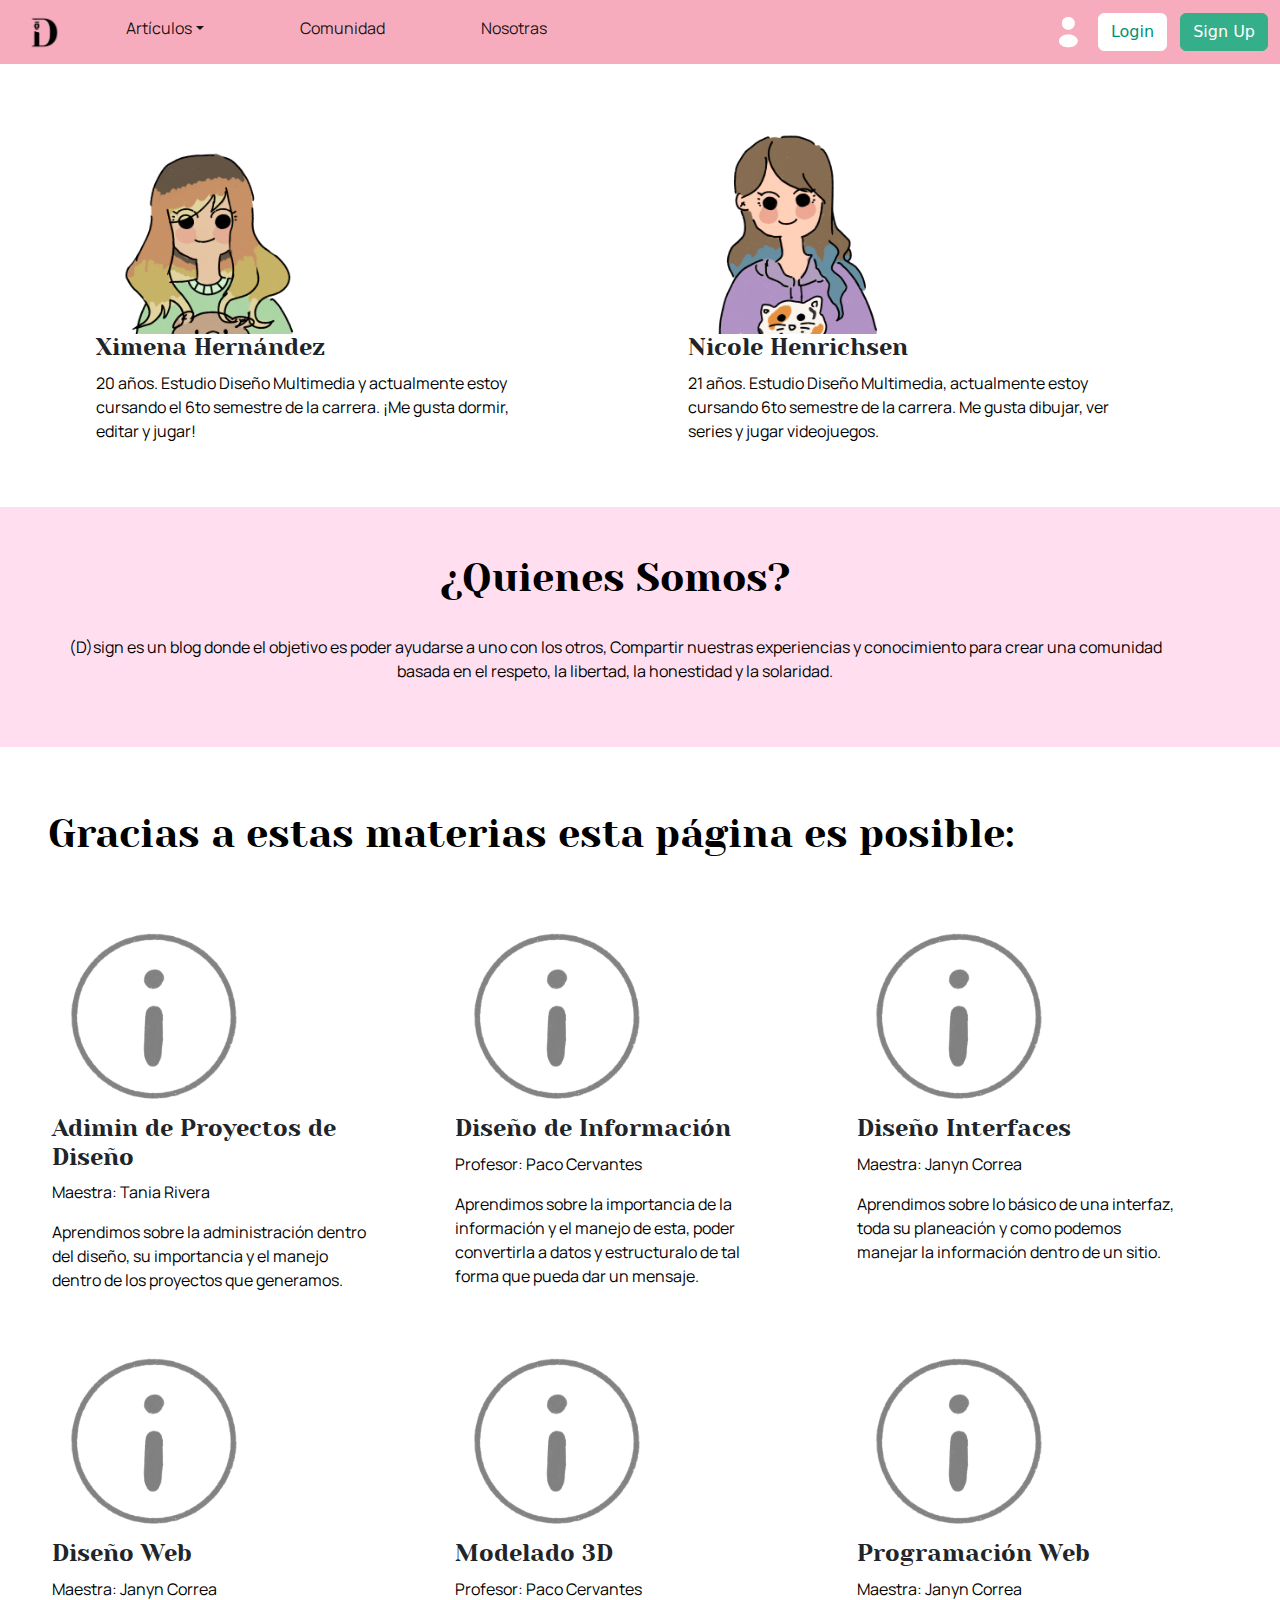
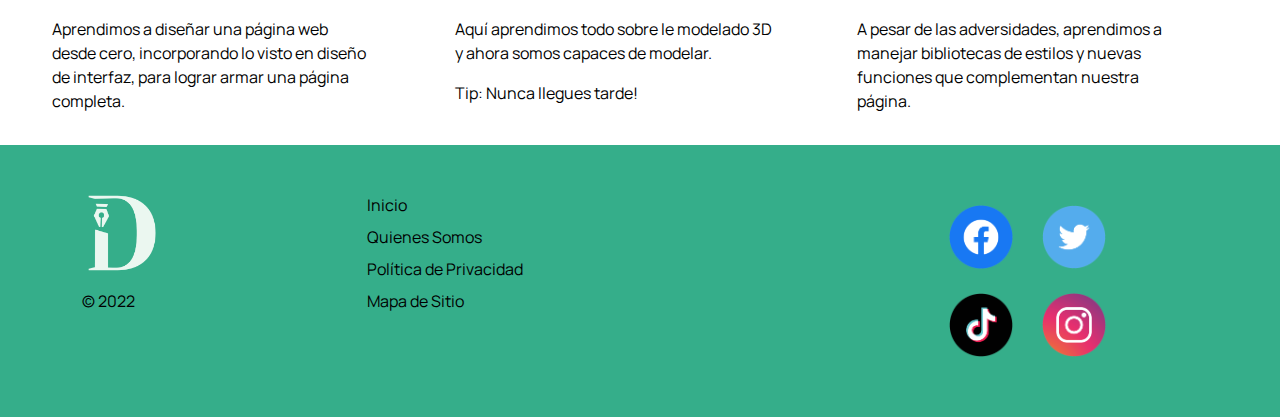
<file: nosotras.html>
<!DOCTYPE html>
<html lang="en">
<head>
    <meta charset="UTF-8">
    <meta http-equiv="X-UA-Compatible" content="IE=edge">
    <meta name="viewport" content="width=device-width, initial-scale=1.0">
    <title>(D) Nosotras</title>
        
    <link rel="stylesheet" href="css/bootstrap.min.css">
    <link rel="stylesheet" href="css/style.css">
    <link href="https://cdn.jsdelivr.net/npm/bootstrap@5.2.0-beta1/dist/css/bootstrap.min.css" rel="stylesheet" integrity="sha384-0evHe/X+R7YkIZDRvuzKMRqM+OrBnVFBL6DOitfPri4tjfHxaWutUpFmBp4vmVor" crossorigin="anonymous">
    <link rel="preconnect" href="https://fonts.googleapis.com">
    <link href="https://fonts.googleapis.com/css2?family=Manrope&display=swap" rel="stylesheet">
    <link rel="icon" href="images/logo-color.ico">
</head>
<body>
  <header>
    <nav class="navbar navbar-expand-md" aria-label="Eleventh navbar example">
        <div class="container-fluid">
            <a class="navbar-brand" href="index.html"><img class="logo" src="images/LogoDsign.png" alt="logo"></a>
            <button class="navbar-toggler" type="button" data-bs-toggle="collapse" data-bs-target="#navbarsExample04" aria-controls="navbarsExample04" aria-expanded="false" aria-label="Toggle navigation">
                <span class="navbar-toggler-icon"></span>
            </button>
            <div class="collapse navbar-collapse" id="navbarsExample04">
                <ul class="col-md-9 col-12 navbar-nav col-md-auto mb-2 text-center">
                    <li class="nav-item dropdown">
                        <a class="nav-link active dropdown-toggle px-5" href="artículos.html" id="dropdown04" data-bs-toggle="dropdown" aria-expanded="false">Artículos</a>
                        <ul class="dropdown-menu" aria-labelledby="dropdown04">
                            <li><a class="dropdown-item" target="_blank" href="artículos.html">Artículo 1</a></li>
                            <li><a class="dropdown-item" target="_blank" href="entrada2.html">Artículo 2</a></li>
                            <li><a class="dropdown-item" target="_blank" href="entrada3.html">Artículo 3</a></li>
                            <li><a class="dropdown-item" target="_blank" href="entrada4.html">Artículo 4</a></li>
                            <li><a class="dropdown-item" target="_blank" href="entrada5.html">Artículo 5</a></li>
                            <li><a class="dropdown-item" target="_blank" href="entrada6.html">Artículo 6</a></li>
                        </ul>
                    </li>
                    <li class="nav-item">
                        <a class="nav-link active px-5" target="_blank" href="comunidad.html">Comunidad</a>
                    </li>
                    <li class="nav-item">
                        <a class="nav-link active px-5" target="_blank" href="nosotras.html">Nosotras</a>
                    </li>
                </ul>
            </div>
            <div>
                <img src="images/iconprofile.png" class="icon-profile px-2" alt="icono perfil">
                <button type="button" class="btn btn-outline-primary me-2">Login</button>
                <button type="button" class="btn btn-primary">Sign Up</button>
            </div>
        </div>
    </nav>
</header>

    <main>
      <div class="row mx-5">
        <div class="col-md-6 col-12 px-5 py-5">
          <img src="images/xime-us.png" class="icon-us" alt="foto xime">
          <h3>Ximena Hernández</h3>
          <p>20 años. Estudio Diseño Multimedia y actualmente estoy cursando el 6to semestre de la carrera. ¡Me gusta dormir, editar y jugar!</p>
        </div>
        <div class="col-md-6 col-12 px-5 py-5">
          <img src="images/nikki-us.png" class="icon-us" alt="foto nikki">
          <h3>Nicole Henrichsen</h3>
          <p>21 años. Estudio Diseño Multimedia, actualmente estoy cursando 6to semestre de la carrera. Me gusta dibujar, ver series y jugar videojuegos.</p>
        </div>
      </div>
      <div class="about-us px-5 py-5">
        <h1 class="about-us">¿Quienes Somos?</h1>
        <br>
        <p>(D)sign es un blog donde el objetivo es poder ayudarse a uno con los otros,  Compartir nuestras experiencias y conocimiento para crear una comunidad basada en el respeto, la libertad, la honestidad y la solaridad.</p>
      </div>
      <div class="row people px-5 py-3">
        <h1 class="py-5">Gracias a estas materias esta página es posible:</h1>
        <br>
        <div class="col-md-4 col-12 px-3">
          <img src="images/diseñoinfo.png" alt="Foto Admin">
          <h4>Adimin de Proyectos de Diseño</h4>
          <p>Maestra: Tania Rivera</p> 
          <p>Aprendimos sobre la administración dentro del diseño, su importancia y el manejo dentro de los proyectos que generamos.</p>
        </div>

        <div class="col-md-4 col-12 px-3">
          <img src="images/diseñoinfo.png" alt="Foto DisInfo">
          <h3>Diseño de Información</h3>
          <p>Profesor: Paco Cervantes</p>
          <p>Aprendimos sobre la importancia de la información y el manejo de esta, poder convertirla a datos y estructuralo de tal forma que pueda dar un mensaje.</p>
        </div>

        <div class="col-md-4 col-12 px-3">
          <img src="images/diseñoinfo.png" alt="Foto DisInt">
          <h3>Diseño Interfaces</h3>
          <p>Maestra: Janyn Correa</p>
          <p>Aprendimos sobre lo básico de una interfaz, toda su planeación y como podemos manejar la información dentro de un sitio. </p>
        </div>
      </div>
      <div class="row people px-5 py-3">
        <div class="col-md-4 col-12 px-3">
          <img src="images/diseñoinfo.png" alt="Foto DisWeb">
          <h3>Diseño Web</h3>
          <p>Maestra: Janyn Correa</p>
          <p>Aprendimos a diseñar una página web desde cero, incorporando lo visto en diseño de interfaz, para lograr armar una página completa.</p>
        </div>

        <div class="col-md-4 col-12 px-3">
          <img src="images/diseñoinfo.png" alt="Foto Mod3d">
          <h3>Modelado 3D</h3>
          <p>Profesor: Paco Cervantes</p>
          <p>Aquí aprendimos todo sobre le modelado 3D y ahora somos capaces de modelar.</p>
          <p>Tip: Nunca llegues tarde!</p>
        </div>

        <div class="col-md-4 col-12 px-3">
          <img src="images/diseñoinfo.png" alt="Foto ProgWeb">
          <h3>Programación Web</h3>
          <p>Maestra: Janyn Correa</p>
          <p>A pesar de las adversidades, aprendimos a manejar bibliotecas de estilos y nuevas funciones que complementan nuestra página.</p>
        </div>
      </div>
    </main>

    <footer>
        <div class="container">
            <div class="row row-cols-5 py-5">
                <div class="col-md-3 col-12">
                  <a href="index.html" target="_blank" class="d-flex align-items-center mb-3 link-dark text-decoration-none">
                    <img src="images/logo-color.png" class="logo-ft" alt="Logo D-sign"></a>
                  <p class="text-muted">© 2022</p>
                </div>
                
                <div class="col-md-6 col-12">
                  <ul class="nav flex-column">
                    <li class="nav-item mb-2"><a href="index.html" target="_blank" class="nav-link p-0 text-muted">Inicio</a></li>
                    <li class="nav-item mb-2"><a href="nosotras.html" target="_blank" class="nav-link p-0 text-muted">Quienes Somos</a></li>
                    <li class="nav-item mb-2"><a href="privacypolicy.html" target="_blank" class="nav-link p-0 text-muted">Política de Privacidad</a></li>
                    <li class="nav-item mb-2"><a href="mapasitio.html" target="_blank" class="nav-link p-0 text-muted">Mapa de Sitio</a></li>
                  </ul>
                </div>
        
                <div class="col-md-3 col-12 social-media-ft">
                    <div>
                        <img src="images/facebook.png" alt="facebook">
                        <img src="images/twitter.png" alt="twitter">
                    </div>
                    <div>
                        <img src="images/tiktok.png" alt="tiktok">
                        <img src="images/instagram.png" alt="instagram">
                    </div>
                </div>        
            </div>    
        </div>
    </footer>

    <script src="https://cdn.jsdelivr.net/npm/bootstrap@5.1.3/dist/js/bootstrap.bundle.min.js" integrity="sha384-ka7Sk0Gln4gmtz2MlQnikT1wXgYsOg+OMhuP+IlRH9sENBO0LRn5q+8nbTov4+1p" crossorigin="anonymous"></script>
</body>
</html>
</file>
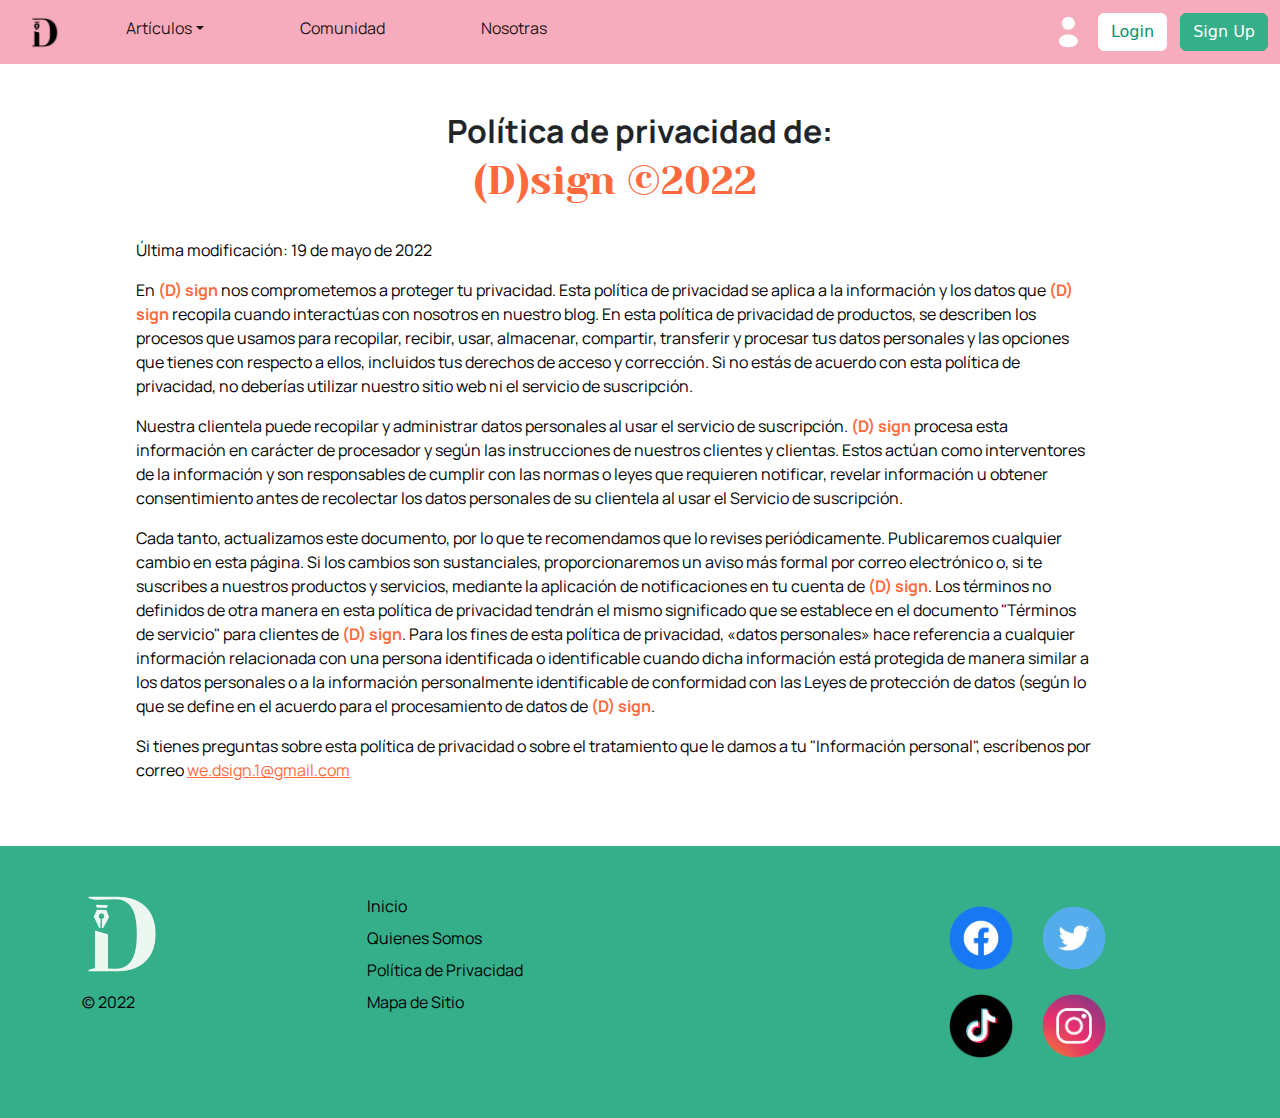
<file: privacypolicy.html>
<!DOCTYPE html>
<html lang="en">
    <head>
        <meta charset="UTF-8">
        <meta http-equiv="X-UA-Compatible" content="IE=edge">
        <meta name="viewport" content="width=device-width, initial-scale=1.0">
        <title>(D) Política Privacidad</title>
            
        <link rel="stylesheet" href="css/bootstrap.min.css">
        <link rel="stylesheet" href="css/style.css">
        <link rel="preconnect" href="https://fonts.googleapis.com">
        <link href="https://fonts.googleapis.com/css2?family=Manrope&display=swap" rel="stylesheet">
        <link rel="icon" href="images/logo-color.ico">
    </head>
<body>
    <header>
        <nav class="navbar navbar-expand-md" aria-label="Eleventh navbar example">
            <div class="container-fluid">
                <a class="navbar-brand" href="index.html"><img class="logo" src="images/LogoDsign.png" alt="logo"></a>
                <button class="navbar-toggler" type="button" data-bs-toggle="collapse" data-bs-target="#navbarsExample04" aria-controls="navbarsExample04" aria-expanded="false" aria-label="Toggle navigation">
                    <span class="navbar-toggler-icon"></span>
                </button>
                <div class="collapse navbar-collapse" id="navbarsExample04">
                    <ul class="col-md-9 col-12 navbar-nav col-md-auto mb-2 text-center">
                        <li class="nav-item dropdown">
                            <a class="nav-link active dropdown-toggle px-5" href="artículos.html" id="dropdown04" data-bs-toggle="dropdown" aria-expanded="false">Artículos</a>
                            <ul class="dropdown-menu" aria-labelledby="dropdown04">
                                <li><a class="dropdown-item" target="_blank" href="artículos.html">Artículo 1</a></li>
                                <li><a class="dropdown-item" target="_blank" href="entrada2.html">Artículo 2</a></li>
                                <li><a class="dropdown-item" target="_blank" href="entrada3.html">Artículo 3</a></li>
                                <li><a class="dropdown-item" target="_blank" href="entrada4.html">Artículo 4</a></li>
                                <li><a class="dropdown-item" target="_blank" href="entrada5.html">Artículo 5</a></li>
                                <li><a class="dropdown-item" target="_blank" href="entrada6.html">Artículo 6</a></li>
                            </ul>
                        </li>
                        <li class="nav-item">
                            <a class="nav-link active px-5" target="_blank" href="comunidad.html">Comunidad</a>
                        </li>
                        <li class="nav-item">
                            <a class="nav-link active px-5" target="_blank" href="nosotras.html">Nosotras</a>
                        </li>
                    </ul>
                </div>
                <div>
                    <img src="images/iconprofile.png" class="icon-profile px-2" alt="icono perfil">
                    <button type="button" class="btn btn-outline-primary me-2">Login</button>
                    <button type="button" class="btn btn-primary">Sign Up</button>
                </div>
            </div>
        </nav>
    </header>

    <main>
        <div class="privacy-policy col-md-12 col-12 py-5">
            <h2>Política de privacidad de:</h2>
            <h1>(D)sign ©2022</h1>
            <br>
            <div class="px-2">
                <p>Última modificación: 19 de mayo de 2022</p>

                <p>En <strong>(D) sign</strong> nos comprometemos a proteger tu privacidad. Esta política de 
                privacidad se aplica a la información y los datos que <strong>(D) sign</strong> recopila 
                cuando interactúas con nosotros en nuestro blog. En esta política de privacidad de 
                productos, se describen los procesos que usamos para recopilar, recibir, usar, almacenar, 
                compartir, transferir y procesar tus datos personales y las opciones que tienes con 
                respecto a ellos, incluidos tus derechos de acceso y corrección. Si no estás de acuerdo con 
                esta política de privacidad, no deberías utilizar nuestro sitio web ni el servicio de suscripción.</p>

                <p>Nuestra clientela puede recopilar y administrar datos personales al usar el servicio de suscripción. 
                <strong>(D) sign</strong> procesa esta información en carácter de procesador y según las instrucciones 
                de nuestros clientes y clientas. Estos actúan como interventores de la información y son responsables de 
                cumplir con las normas o leyes que requieren notificar, revelar información u obtener consentimiento 
                antes de recolectar los datos personales de su clientela al usar el Servicio de suscripción.</p>

                <p>Cada tanto, actualizamos este documento, por lo que te recomendamos que lo revises periódicamente. 
                Publicaremos cualquier cambio en esta página. Si los cambios son sustanciales, proporcionaremos un 
                aviso más formal por correo electrónico o, si te suscribes a nuestros productos y servicios, mediante 
                la aplicación de notificaciones en tu cuenta de <strong>(D) sign</strong>. Los términos no definidos 
                de otra manera en esta política de privacidad tendrán el mismo significado que se establece en el 
                documento "Términos de servicio" para clientes de <strong>(D) sign</strong>. Para los fines de esta 
                política de privacidad, «datos personales» hace referencia a cualquier información relacionada con una 
                persona identificada o identificable cuando dicha información está protegida de manera similar a los datos 
                personales o a la información personalmente identificable de conformidad con las Leyes de protección de datos 
                (según lo que se define en el acuerdo para el procesamiento de datos de <strong>(D) sign</strong>.</p>

                <p>Si tienes preguntas sobre esta política de privacidad o sobre el tratamiento que le damos a tu 
                "Información personal", escríbenos por correo <a href="mailto:we.dsign.1@gmail.com?">we.dsign.1@gmail.com</a></p>

            </div>
        </div>
    </main>

    <footer>
        <div class="container">
            <div class="row row-cols-5 py-5">
                <div class="col-md-3 col-12">
                  <a href="index.html" target="_blank" class="d-flex align-items-center mb-3 link-dark text-decoration-none">
                    <img src="images/logo-color.png" class="logo-ft" alt="Logo D-sign"></a>
                  <p class="text-muted">© 2022</p>
                </div>
                
                <div class="col-md-6 col-12">
                  <ul class="nav flex-column">
                    <li class="nav-item mb-2"><a href="index.html" target="_blank" class="nav-link p-0 text-muted">Inicio</a></li>
                    <li class="nav-item mb-2"><a href="nosotras.html" target="_blank" class="nav-link p-0 text-muted">Quienes Somos</a></li>
                    <li class="nav-item mb-2"><a href="privacypolicy.html" target="_blank" class="nav-link p-0 text-muted">Política de Privacidad</a></li>
                    <li class="nav-item mb-2"><a href="mapasitio.html" target="_blank" class="nav-link p-0 text-muted">Mapa de Sitio</a></li>
                  </ul>
                </div>
        
                <div class="col-md-3 col-12 social-media-ft">
                    <div>
                        <img src="images/facebook.png" alt="facebook">
                        <img src="images/twitter.png" alt="twitter">
                    </div>
                    <div>
                        <img src="images/tiktok.png" alt="tiktok">
                        <img src="images/instagram.png" alt="instagram">
                    </div>
                </div>        
            </div>    
        </div>
    </footer>

    <script src="https://cdn.jsdelivr.net/npm/bootstrap@5.1.3/dist/js/bootstrap.bundle.min.js" 
        integrity="sha384-ka7Sk0Gln4gmtz2MlQnikT1wXgYsOg+OMhuP+IlRH9sENBO0LRn5q+8nbTov4+1p" crossorigin="anonymous"></script>
</body>
</html>
</file>
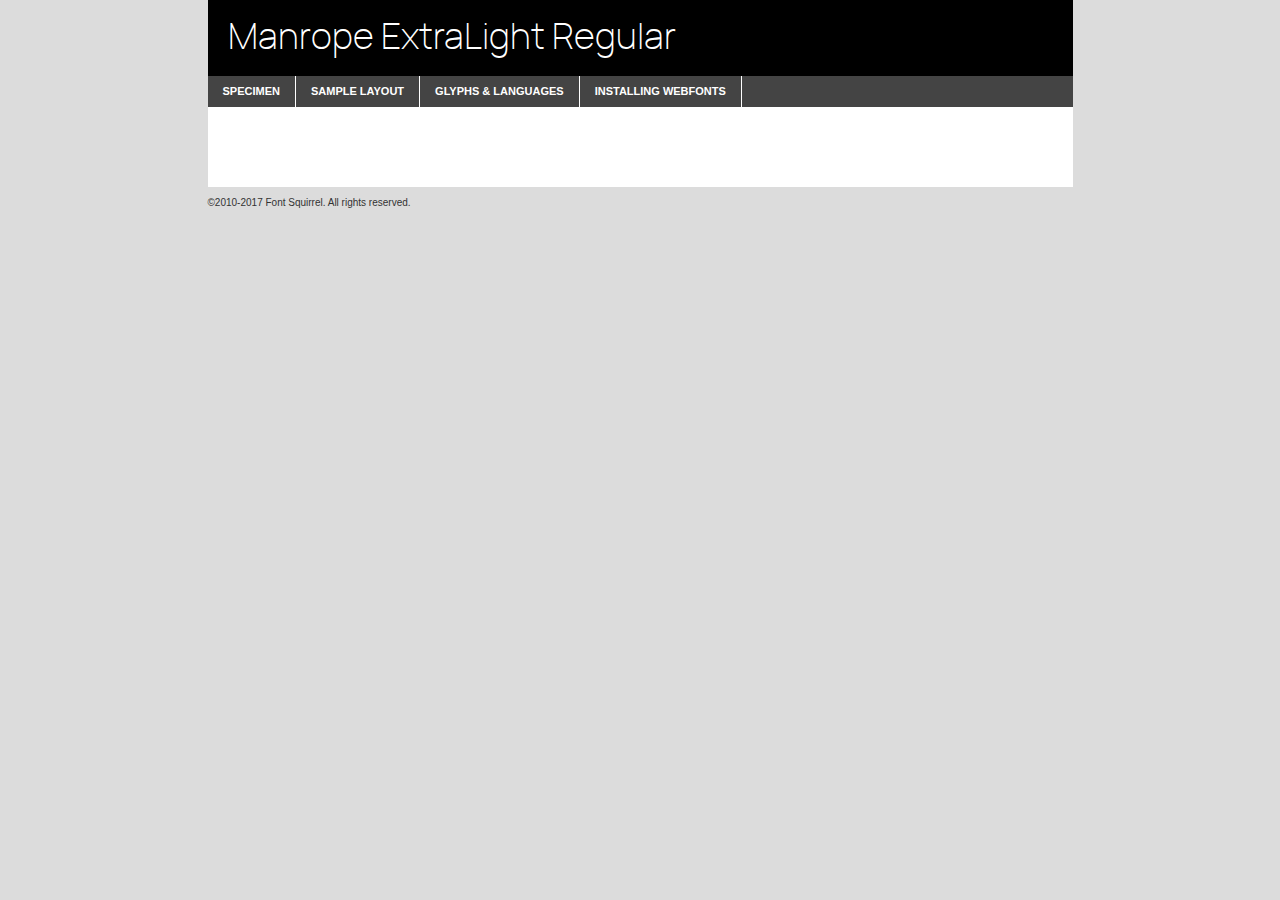
<file: fonts/Manrope/manrope-variablefont_wght-demo.html>
<!DOCTYPE html PUBLIC "-//W3C//DTD XHTML 1.0 Transitional//EN"
	"http://www.w3.org/TR/xhtml1/DTD/xhtml1-transitional.dtd">

<html xmlns="http://www.w3.org/1999/xhtml" xml:lang="en" lang="en">
<head>
	<meta http-equiv="Content-Type" content="text/html; charset=utf-8" />
	<script src="http://ajax.googleapis.com/ajax/libs/jquery/1.7.2/jquery.min.js" type="text/javascript" charset="utf-8"></script>
	<script type="text/javascript">
	(function($){$.fn.easyTabs=function(option){var param=jQuery.extend({fadeSpeed:"fast",defaultContent:1,activeClass:'active'},option);$(this).each(function(){var thisId="#"+this.id;if(param.defaultContent==''){param.defaultContent=1;}
	if(typeof param.defaultContent=="number")
	{var defaultTab=$(thisId+" .tabs li:eq("+(param.defaultContent-1)+") a").attr('href').substr(1);}else{var defaultTab=param.defaultContent;}
	$(thisId+" .tabs li a").each(function(){var tabToHide=$(this).attr('href').substr(1);$("#"+tabToHide).addClass('easytabs-tab-content');});hideAll();changeContent(defaultTab);function hideAll(){$(thisId+" .easytabs-tab-content").hide();}
	function changeContent(tabId){hideAll();$(thisId+" .tabs li").removeClass(param.activeClass);$(thisId+" .tabs li a[href=#"+tabId+"]").closest('li').addClass(param.activeClass);if(param.fadeSpeed!="none")
	{$(thisId+" #"+tabId).fadeIn(param.fadeSpeed);}else{$(thisId+" #"+tabId).show();}}
	$(thisId+" .tabs li").click(function(){var tabId=$(this).find('a').attr('href').substr(1);changeContent(tabId);return false;});});}})(jQuery);
	</script>
	<link rel="stylesheet" href="specimen_files/specimen_stylesheet.css" type="text/css" charset="utf-8" />
	<link rel="stylesheet" href="stylesheet.css" type="text/css" charset="utf-8" />

	<style type="text/css">
					body{
				font-family: 'manropeextralight';
							}
		</style>

	<title>Manrope ExtraLight Regular Specimen</title>
	
	
	<script type="text/javascript" charset="utf-8">
		$(document).ready(function() {
			$('#container').easyTabs({defaultContent:1});
		});
	</script>
</head>

<body>
<div id="container">
	<div id="header">
		Manrope ExtraLight Regular	</div>
	<ul class="tabs">
		<li><a href="#specimen">Specimen</a></li>
		<li><a href="#layout">Sample Layout</a></li>
				<li><a href="#glyphs">Glyphs &amp; Languages</a></li>
		<li><a href="#installing">Installing Webfonts</a></li>
		
	</ul>
	
	<div id="main_content">

		
			<div id="specimen">
		
				<div class="section">
					<div class="grid12 firstcol">
						<div class="huge">AaBb</div>
					</div>
				</div>
		
				<div class="section">
					<div class="glyph_range">A&#x200B;B&#x200b;C&#x200b;D&#x200b;E&#x200b;F&#x200b;G&#x200b;H&#x200b;I&#x200b;J&#x200b;K&#x200b;L&#x200b;M&#x200b;N&#x200b;O&#x200b;P&#x200b;Q&#x200b;R&#x200b;S&#x200b;T&#x200b;U&#x200b;V&#x200b;W&#x200b;X&#x200b;Y&#x200b;Z&#x200b;a&#x200b;b&#x200b;c&#x200b;d&#x200b;e&#x200b;f&#x200b;g&#x200b;h&#x200b;i&#x200b;j&#x200b;k&#x200b;l&#x200b;m&#x200b;n&#x200b;o&#x200b;p&#x200b;q&#x200b;r&#x200b;s&#x200b;t&#x200b;u&#x200b;v&#x200b;w&#x200b;x&#x200b;y&#x200b;z&#x200b;1&#x200b;2&#x200b;3&#x200b;4&#x200b;5&#x200b;6&#x200b;7&#x200b;8&#x200b;9&#x200b;0&#x200b;&amp;&#x200b;.&#x200b;,&#x200b;?&#x200b;!&#x200b;&#64;&#x200b;(&#x200b;)&#x200b;#&#x200b;$&#x200b;%&#x200b;*&#x200b;+&#x200b;-&#x200b;=&#x200b;:&#x200b;;</div>
				</div>
				<div class="section">
					<div class="grid12 firstcol">
						<table class="sample_table">
							<tr><td>10</td><td class="size10">abcdefghijklmnopqrstuvwxyzABCDEFGHIJKLMNOPQRSTUVWXYZ0123456789abcdefghijklmnopqrstuvwxyzABCDEFGHIJKLMNOPQRSTUVWXYZ0123456789abcdefghijklmnopqrstuvwxyzABCDEFGHIJKLMNOPQRSTUVWXYZ</td></tr>
							<tr><td>11</td><td class="size11">abcdefghijklmnopqrstuvwxyzABCDEFGHIJKLMNOPQRSTUVWXYZ0123456789abcdefghijklmnopqrstuvwxyzABCDEFGHIJKLMNOPQRSTUVWXYZ0123456789abcdefghijklmnopqrstuvwxyzABCDEFGHIJKLMNOPQRSTUVWXYZ</td></tr>
							<tr><td>12</td><td class="size12">abcdefghijklmnopqrstuvwxyzABCDEFGHIJKLMNOPQRSTUVWXYZ0123456789abcdefghijklmnopqrstuvwxyzABCDEFGHIJKLMNOPQRSTUVWXYZ0123456789abcdefghijklmnopqrstuvwxyzABCDEFGHIJKLMNOPQRSTUVWXYZ</td></tr>
							<tr><td>13</td><td class="size13">abcdefghijklmnopqrstuvwxyzABCDEFGHIJKLMNOPQRSTUVWXYZ0123456789abcdefghijklmnopqrstuvwxyzABCDEFGHIJKLMNOPQRSTUVWXYZ0123456789abcdefghijklmnopqrstuvwxyzABCDEFGHIJKLMNOPQRSTUVWXYZ</td></tr>
							<tr><td>14</td><td class="size14">abcdefghijklmnopqrstuvwxyzABCDEFGHIJKLMNOPQRSTUVWXYZ0123456789abcdefghijklmnopqrstuvwxyzABCDEFGHIJKLMNOPQRSTUVWXYZ0123456789abcdefghijklmnopqrstuvwxyzABCDEFGHIJKLMNOPQRSTUVWXYZ</td></tr>
							<tr><td>16</td><td class="size16">abcdefghijklmnopqrstuvwxyzABCDEFGHIJKLMNOPQRSTUVWXYZ0123456789abcdefghijklmnopqrstuvwxyzABCDEFGHIJKLMNOPQRSTUVWXYZ</td></tr>
							<tr><td>18</td><td class="size18">abcdefghijklmnopqrstuvwxyzABCDEFGHIJKLMNOPQRSTUVWXYZ0123456789abcdefghijklmnopqrstuvwxyzABCDEFGHIJKLMNOPQRSTUVWXYZ</td></tr>
							<tr><td>20</td><td class="size20">abcdefghijklmnopqrstuvwxyzABCDEFGHIJKLMNOPQRSTUVWXYZ0123456789abcdefghijklmnopqrstuvwxyzABCDEFGHIJKLMNOPQRSTUVWXYZ</td></tr>
							<tr><td>24</td><td class="size24">abcdefghijklmnopqrstuvwxyzABCDEFGHIJKLMNOPQRSTUVWXYZ0123456789abcdefghijklmnopqrstuvwxyzABCDEFGHIJKLMNOPQRSTUVWXYZ</td></tr>
							<tr><td>30</td><td class="size30">abcdefghijklmnopqrstuvwxyzABCDEFGHIJKLMNOPQRSTUVWXYZ0123456789abcdefghijklmnopqrstuvwxyzABCDEFGHIJKLMNOPQRSTUVWXYZ</td></tr>
							<tr><td>36</td><td class="size36">abcdefghijklmnopqrstuvwxyzABCDEFGHIJKLMNOPQRSTUVWXYZ0123456789abcdefghijklmnopqrstuvwxyzABCDEFGHIJKLMNOPQRSTUVWXYZ</td></tr>
							<tr><td>48</td><td class="size48">abcdefghijklmnopqrstuvwxyzABCDEFGHIJKLMNOPQRSTUVWXYZ0123456789abcdefghijklmnopqrstuvwxyzABCDEFGHIJKLMNOPQRSTUVWXYZ</td></tr>
							<tr><td>60</td><td class="size60">abcdefghijklmnopqrstuvwxyzABCDEFGHIJKLMNOPQRSTUVWXYZ0123456789abcdefghijklmnopqrstuvwxyzABCDEFGHIJKLMNOPQRSTUVWXYZ</td></tr>
							<tr><td>72</td><td class="size72">abcdefghijklmnopqrstuvwxyzABCDEFGHIJKLMNOPQRSTUVWXYZ0123456789abcdefghijklmnopqrstuvwxyzABCDEFGHIJKLMNOPQRSTUVWXYZ</td></tr>
							<tr><td>90</td><td class="size90">abcdefghijklmnopqrstuvwxyzABCDEFGHIJKLMNOPQRSTUVWXYZ0123456789abcdefghijklmnopqrstuvwxyzABCDEFGHIJKLMNOPQRSTUVWXYZ</td></tr>
						</table>
				
					</div>
			
				</div>
		
		
		
								<div class="section" id="bodycomparison">


										<div id="xheight">
				<div class="fontbody">&#x25FC;&#x25FC;&#x25FC;&#x25FC;&#x25FC;&#x25FC;&#x25FC;&#x25FC;&#x25FC;&#x25FC;&#x25FC;&#x25FC;&#x25FC;&#x25FC;&#x25FC;&#x25FC;&#x25FC;&#x25FC;&#x25FC;&#x25FC;&#x25FC;&#x25FC;&#x25FC;&#x25FC;&#x25FC;&#x25FC;&#x25FC;&#x25FC;&#x25FC;&#x25FC;&#x25FC;&#x25FC;&#x25FC;&#x25FC;&#x25FC;&#x25FC;&#x25FC;&#x25FC;&#x25FC;&#x25FC;&#x25FC;&#x25FC;&#x25FC;&#x25FC;&#x25FC;&#x25FC;&#x25FC;&#x25FC;&#x25FC;&#x25FC;&#x25FC;&#x25FC;&#x25FC;&#x25FC;&#x25FC;&#x25FC;&#x25FC;&#x25FC;&#x25FC;&#x25FC;&#x25FC;&#x25FC;&#x25FC;&#x25FC;&#x25FC;&#x25FC;&#x25FC;&#x25FC;&#x25FC;&#x25FC;&#x25FC;&#x25FC;&#x25FC;&#x25FC;&#x25FC;&#x25FC;&#x25FC;&#x25FC;&#x25FC;&#x25FC;&#x25FC;&#x25FC;&#x25FC;&#x25FC;&#x25FC;&#x25FC;&#x25FC;&#x25FC;&#x25FC;&#x25FC;&#x25FC;&#x25FC;&#x25FC;&#x25FC;&#x25FC;&#x25FC;&#x25FC;&#x25FC;&#x25FC;body</div><div class="arialbody">body</div><div class="verdanabody">body</div><div class="georgiabody">body</div></div>
										<div class="fontbody" style="z-index:1">
											body<span>Manrope ExtraLight Regular</span>
										</div>
										<div class="arialbody" style="z-index:1">
											body<span>Arial</span>
										</div>
										<div class="verdanabody" style="z-index:1">
											body<span>Verdana</span>
										</div>
										<div class="georgiabody" style="z-index:1">
											body<span>Georgia</span>
										</div>



								</div>
		
		
				<div class="section psample psample_row1" id="">
					
					<div class="grid2 firstcol">
						<p class="size10"><span>10.</span>Aenean lacinia bibendum nulla sed consectetur. Fusce dapibus, tellus ac cursus commodo, tortor mauris condimentum nibh, ut fermentum massa justo sit amet risus. Nullam id dolor id nibh ultricies vehicula ut id elit. Cum sociis natoque penatibus et magnis dis parturient montes, nascetur ridiculus mus. Nulla vitae elit libero, a pharetra augue.</p>
			
					</div>
					<div class="grid3">
						<p class="size11"><span>11.</span>Aenean lacinia bibendum nulla sed consectetur. Fusce dapibus, tellus ac cursus commodo, tortor mauris condimentum nibh, ut fermentum massa justo sit amet risus. Nullam id dolor id nibh ultricies vehicula ut id elit. Cum sociis natoque penatibus et magnis dis parturient montes, nascetur ridiculus mus. Nulla vitae elit libero, a pharetra augue.</p>
			
					</div>
					<div class="grid3">
						<p class="size12"><span>12.</span>Aenean lacinia bibendum nulla sed consectetur. Fusce dapibus, tellus ac cursus commodo, tortor mauris condimentum nibh, ut fermentum massa justo sit amet risus. Nullam id dolor id nibh ultricies vehicula ut id elit. Cum sociis natoque penatibus et magnis dis parturient montes, nascetur ridiculus mus. Nulla vitae elit libero, a pharetra augue.</p>
			
					</div>
					<div class="grid4">
						<p class="size13"><span>13.</span>Aenean lacinia bibendum nulla sed consectetur. Fusce dapibus, tellus ac cursus commodo, tortor mauris condimentum nibh, ut fermentum massa justo sit amet risus. Nullam id dolor id nibh ultricies vehicula ut id elit. Cum sociis natoque penatibus et magnis dis parturient montes, nascetur ridiculus mus. Nulla vitae elit libero, a pharetra augue.</p>
			
					</div>
					<div class="white_blend"></div>
					
				</div>
				<div class="section psample psample_row2" id="">
					<div class="grid3 firstcol">
						<p class="size14"><span>14.</span>Aenean lacinia bibendum nulla sed consectetur. Fusce dapibus, tellus ac cursus commodo, tortor mauris condimentum nibh, ut fermentum massa justo sit amet risus. Nullam id dolor id nibh ultricies vehicula ut id elit. Cum sociis natoque penatibus et magnis dis parturient montes, nascetur ridiculus mus. Nulla vitae elit libero, a pharetra augue.</p>
			
					</div>
					<div class="grid4">
						<p class="size16"><span>16.</span>Aenean lacinia bibendum nulla sed consectetur. Fusce dapibus, tellus ac cursus commodo, tortor mauris condimentum nibh, ut fermentum massa justo sit amet risus. Nullam id dolor id nibh ultricies vehicula ut id elit. Cum sociis natoque penatibus et magnis dis parturient montes, nascetur ridiculus mus. Nulla vitae elit libero, a pharetra augue.</p>
			
					</div>
					<div class="grid5">
						<p class="size18"><span>18.</span>Aenean lacinia bibendum nulla sed consectetur. Fusce dapibus, tellus ac cursus commodo, tortor mauris condimentum nibh, ut fermentum massa justo sit amet risus. Nullam id dolor id nibh ultricies vehicula ut id elit. Cum sociis natoque penatibus et magnis dis parturient montes, nascetur ridiculus mus. Nulla vitae elit libero, a pharetra augue.</p>
			
					</div>

					<div class="white_blend"></div>

				</div>
				
				<div class="section psample psample_row3" id="">
					<div class="grid5 firstcol">
						<p class="size20"><span>20.</span>Aenean lacinia bibendum nulla sed consectetur. Fusce dapibus, tellus ac cursus commodo, tortor mauris condimentum nibh, ut fermentum massa justo sit amet risus. Nullam id dolor id nibh ultricies vehicula ut id elit. Cum sociis natoque penatibus et magnis dis parturient montes, nascetur ridiculus mus. Nulla vitae elit libero, a pharetra augue.</p>
					</div>
					<div class="grid7">
						<p class="size24"><span>24.</span>Aenean lacinia bibendum nulla sed consectetur. Fusce dapibus, tellus ac cursus commodo, tortor mauris condimentum nibh, ut fermentum massa justo sit amet risus. Nullam id dolor id nibh ultricies vehicula ut id elit. Cum sociis natoque penatibus et magnis dis parturient montes, nascetur ridiculus mus. Nulla vitae elit libero, a pharetra augue.</p>
					</div>
					
					<div class="white_blend"></div>
					
				</div>
				
				<div class="section psample psample_row4" id="">
					<div class="grid12 firstcol">
						<p class="size30"><span>30.</span>Aenean lacinia bibendum nulla sed consectetur. Fusce dapibus, tellus ac cursus commodo, tortor mauris condimentum nibh, ut fermentum massa justo sit amet risus. Nullam id dolor id nibh ultricies vehicula ut id elit. Cum sociis natoque penatibus et magnis dis parturient montes, nascetur ridiculus mus. Nulla vitae elit libero, a pharetra augue.</p>
					</div>
					<div class="white_blend"></div>
					
				</div>
				
				
				
				<div class="section psample psample_row1 fullreverse">
					<div class="grid2 firstcol">
						<p class="size10"><span>10.</span>Aenean lacinia bibendum nulla sed consectetur. Fusce dapibus, tellus ac cursus commodo, tortor mauris condimentum nibh, ut fermentum massa justo sit amet risus. Nullam id dolor id nibh ultricies vehicula ut id elit. Cum sociis natoque penatibus et magnis dis parturient montes, nascetur ridiculus mus. Nulla vitae elit libero, a pharetra augue.</p>
			
					</div>
					<div class="grid3">
						<p class="size11"><span>11.</span>Aenean lacinia bibendum nulla sed consectetur. Fusce dapibus, tellus ac cursus commodo, tortor mauris condimentum nibh, ut fermentum massa justo sit amet risus. Nullam id dolor id nibh ultricies vehicula ut id elit. Cum sociis natoque penatibus et magnis dis parturient montes, nascetur ridiculus mus. Nulla vitae elit libero, a pharetra augue.</p>
			
					</div>
					<div class="grid3">
						<p class="size12"><span>12.</span>Aenean lacinia bibendum nulla sed consectetur. Fusce dapibus, tellus ac cursus commodo, tortor mauris condimentum nibh, ut fermentum massa justo sit amet risus. Nullam id dolor id nibh ultricies vehicula ut id elit. Cum sociis natoque penatibus et magnis dis parturient montes, nascetur ridiculus mus. Nulla vitae elit libero, a pharetra augue.</p>
			
					</div>
					<div class="grid4">
						<p class="size13"><span>13.</span>Aenean lacinia bibendum nulla sed consectetur. Fusce dapibus, tellus ac cursus commodo, tortor mauris condimentum nibh, ut fermentum massa justo sit amet risus. Nullam id dolor id nibh ultricies vehicula ut id elit. Cum sociis natoque penatibus et magnis dis parturient montes, nascetur ridiculus mus. Nulla vitae elit libero, a pharetra augue.</p>
			
					</div>
					<div class="black_blend"></div>
					
				</div>
				
				<div class="section psample psample_row2 fullreverse">
					<div class="grid3 firstcol">
						<p class="size14"><span>14.</span>Aenean lacinia bibendum nulla sed consectetur. Fusce dapibus, tellus ac cursus commodo, tortor mauris condimentum nibh, ut fermentum massa justo sit amet risus. Nullam id dolor id nibh ultricies vehicula ut id elit. Cum sociis natoque penatibus et magnis dis parturient montes, nascetur ridiculus mus. Nulla vitae elit libero, a pharetra augue.</p>
			
					</div>
					<div class="grid4">
						<p class="size16"><span>16.</span>Aenean lacinia bibendum nulla sed consectetur. Fusce dapibus, tellus ac cursus commodo, tortor mauris condimentum nibh, ut fermentum massa justo sit amet risus. Nullam id dolor id nibh ultricies vehicula ut id elit. Cum sociis natoque penatibus et magnis dis parturient montes, nascetur ridiculus mus. Nulla vitae elit libero, a pharetra augue.</p>
			
					</div>
					<div class="grid5">
						<p class="size18"><span>18.</span>Aenean lacinia bibendum nulla sed consectetur. Fusce dapibus, tellus ac cursus commodo, tortor mauris condimentum nibh, ut fermentum massa justo sit amet risus. Nullam id dolor id nibh ultricies vehicula ut id elit. Cum sociis natoque penatibus et magnis dis parturient montes, nascetur ridiculus mus. Nulla vitae elit libero, a pharetra augue.</p>
			
					</div>
					<div class="black_blend"></div>

				</div>
				
				<div class="section psample fullreverse psample_row3" id="">
					<div class="grid5 firstcol">
						<p class="size20"><span>20.</span>Aenean lacinia bibendum nulla sed consectetur. Fusce dapibus, tellus ac cursus commodo, tortor mauris condimentum nibh, ut fermentum massa justo sit amet risus. Nullam id dolor id nibh ultricies vehicula ut id elit. Cum sociis natoque penatibus et magnis dis parturient montes, nascetur ridiculus mus. Nulla vitae elit libero, a pharetra augue.</p>
					</div>
					<div class="grid7">
						<p class="size24"><span>24.</span>Aenean lacinia bibendum nulla sed consectetur. Fusce dapibus, tellus ac cursus commodo, tortor mauris condimentum nibh, ut fermentum massa justo sit amet risus. Nullam id dolor id nibh ultricies vehicula ut id elit. Cum sociis natoque penatibus et magnis dis parturient montes, nascetur ridiculus mus. Nulla vitae elit libero, a pharetra augue.</p>
					</div>
					
					<div class="black_blend"></div>
					
				</div>
				
				<div class="section psample fullreverse psample_row4" id="" style="border-bottom: 20px #000 solid;">
					<div class="grid12 firstcol">
						<p class="size30"><span>30.</span>Aenean lacinia bibendum nulla sed consectetur. Fusce dapibus, tellus ac cursus commodo, tortor mauris condimentum nibh, ut fermentum massa justo sit amet risus. Nullam id dolor id nibh ultricies vehicula ut id elit. Cum sociis natoque penatibus et magnis dis parturient montes, nascetur ridiculus mus. Nulla vitae elit libero, a pharetra augue.</p>
					</div>
					<div class="black_blend"></div>
					
				</div>
				
				
				
				
			</div>
			
			<div id="layout">
				
				<div class="section">
					
					<div class="grid12 firstcol">
						<h1>Lorem Ipsum Dolor</h1>
						<h2>Etiam porta sem malesuada magna mollis euismod</h2>
						
						<p class="byline">By <a href="#link">Aenean Lacinia</a></p>
					</div>
				</div>
				<div class="section">
					<div class="grid8 firstcol">
						<p class="large">Donec sed odio dui. Morbi leo risus, porta ac consectetur ac, vestibulum at eros. Fusce dapibus, tellus ac cursus commodo, tortor mauris condimentum nibh, ut fermentum massa justo sit amet risus. </p>

						
						<h3>Pellentesque ornare sem</h3>

						<p>Maecenas sed diam eget risus varius blandit sit amet non magna. Maecenas faucibus mollis interdum. Donec ullamcorper nulla non metus auctor fringilla. Nullam id dolor id nibh ultricies vehicula ut id elit. Nullam id dolor id nibh ultricies vehicula ut id elit. </p>

						<p>Aenean eu leo quam. Pellentesque ornare sem lacinia quam venenatis vestibulum. Lorem ipsum dolor sit amet, consectetur adipiscing elit. Cum sociis natoque penatibus et magnis dis parturient montes, nascetur ridiculus mus. </p>

						<p>Nulla vitae elit libero, a pharetra augue. Praesent commodo cursus magna, vel scelerisque nisl consectetur et. Aenean lacinia bibendum nulla sed consectetur. </p>

						<p>Nullam quis risus eget urna mollis ornare vel eu leo. Nullam quis risus eget urna mollis ornare vel eu leo. Maecenas sed diam eget risus varius blandit sit amet non magna. Donec ullamcorper nulla non metus auctor fringilla. </p>

						<h3>Cras mattis consectetur</h3>

						<p>Aenean eu leo quam. Pellentesque ornare sem lacinia quam venenatis vestibulum. Aenean lacinia bibendum nulla sed consectetur. Integer posuere erat a ante venenatis dapibus posuere velit aliquet. Cras mattis consectetur purus sit amet fermentum. </p>

						<p>Nullam id dolor id nibh ultricies vehicula ut id elit. Nullam quis risus eget urna mollis ornare vel eu leo. Cras mattis consectetur purus sit amet fermentum.</p>
					</div>
					
					<div class="grid4 sidebar">
						
						<div class="box reverse">
							<p class="last">Nullam quis risus eget urna mollis ornare vel eu leo. Donec ullamcorper nulla non metus auctor fringilla. Cras mattis consectetur purus sit amet fermentum. Sed posuere consectetur est at lobortis. Lorem ipsum dolor sit amet, consectetur adipiscing elit. </p>
						</div>
						
						<p class="caption">Maecenas sed diam eget risus varius.</p>

						<p>Vestibulum id ligula porta felis euismod semper. Integer posuere erat a ante venenatis dapibus posuere velit aliquet. Vestibulum id ligula porta felis euismod semper. Sed posuere consectetur est at lobortis. Maecenas sed diam eget risus varius blandit sit amet non magna. Fusce dapibus, tellus ac cursus commodo, tortor mauris condimentum nibh, ut fermentum massa justo sit amet risus. </p>

					

						<p>Duis mollis, est non commodo luctus, nisi erat porttitor ligula, eget lacinia odio sem nec elit. Aenean lacinia bibendum nulla sed consectetur. Vivamus sagittis lacus vel augue laoreet rutrum faucibus dolor auctor. Aenean lacinia bibendum nulla sed consectetur. Nullam quis risus eget urna mollis ornare vel eu leo. </p>

						<p>Praesent commodo cursus magna, vel scelerisque nisl consectetur et. Donec ullamcorper nulla non metus auctor fringilla. Maecenas faucibus mollis interdum. Fusce dapibus, tellus ac cursus commodo, tortor mauris condimentum nibh, ut fermentum massa justo sit amet risus. </p>

					</div>
				</div>
				
			</div>


			



		<div id="glyphs">
			<div class="section">
				<div class="grid12 firstcol">
			
				<h1>Language Support</h1>
				<p>The subset of Manrope ExtraLight Regular in this kit supports the following languages:<br />
			
					Albanian, Basque, Breton, Chamorro, Danish, Dutch, English, Faroese, Finnish, French, Frisian, Galician, German, Icelandic, Italian, Malagasy, Norwegian, Portuguese, Spanish, Alsatian, Aragonese, Arapaho, Arrernte, Asturian, Aymara, Bislama, Cebuano, Corsican, Fijian, French_creole, Genoese, Gilbertese, Greenlandic, Haitian_creole, Hiligaynon, Hmong, Hopi, Ibanag, Iloko_ilokano, Indonesian, Interglossa_glosa, Interlingua, Irish_gaelic, Jerriais, Lojban, Lombard, Luxembourgeois, Manx, Mohawk, Norfolk_pitcairnese, Occitan, Oromo, Pangasinan, Papiamento, Piedmontese, Potawatomi, Rhaeto-romance, Romansh, Rotokas, Sami_lule, Samoan, Sardinian, Scots_gaelic, Seychelles_creole, Shona, Sicilian, Somali, Southern_ndebele, Swahili, Swati_swazi, Tagalog_filipino_pilipino, Tetum, Tok_pisin, Uyghur_latinized, Volapuk, Walloon, Warlpiri, Xhosa, Yapese, Zulu, Latinbasic, Ubasic, Demo				</p>
				<h1>Glyph Chart</h1>
				<p>The subset of Manrope ExtraLight Regular in this kit includes all the glyphs listed below. Unicode entities are included above each glyph to help you insert individual characters into your layout.</p>
				<div id="glyph_chart">
			
																				 <div><p>&amp;#13;</p>&#13;</div>
																				 <div><p>&amp;#32;</p>&#32;</div>
																				 <div><p>&amp;#33;</p>&#33;</div>
																				 <div><p>&amp;#34;</p>&#34;</div>
																				 <div><p>&amp;#35;</p>&#35;</div>
																				 <div><p>&amp;#36;</p>&#36;</div>
																				 <div><p>&amp;#37;</p>&#37;</div>
																				 <div><p>&amp;#38;</p>&#38;</div>
																				 <div><p>&amp;#39;</p>&#39;</div>
																				 <div><p>&amp;#40;</p>&#40;</div>
																				 <div><p>&amp;#41;</p>&#41;</div>
																				 <div><p>&amp;#42;</p>&#42;</div>
																				 <div><p>&amp;#43;</p>&#43;</div>
																				 <div><p>&amp;#44;</p>&#44;</div>
																				 <div><p>&amp;#45;</p>&#45;</div>
																				 <div><p>&amp;#46;</p>&#46;</div>
																				 <div><p>&amp;#47;</p>&#47;</div>
																				 <div><p>&amp;#48;</p>&#48;</div>
																				 <div><p>&amp;#49;</p>&#49;</div>
																				 <div><p>&amp;#50;</p>&#50;</div>
																				 <div><p>&amp;#51;</p>&#51;</div>
																				 <div><p>&amp;#52;</p>&#52;</div>
																				 <div><p>&amp;#53;</p>&#53;</div>
																				 <div><p>&amp;#54;</p>&#54;</div>
																				 <div><p>&amp;#55;</p>&#55;</div>
																				 <div><p>&amp;#56;</p>&#56;</div>
																				 <div><p>&amp;#57;</p>&#57;</div>
																				 <div><p>&amp;#58;</p>&#58;</div>
																				 <div><p>&amp;#59;</p>&#59;</div>
																				 <div><p>&amp;#60;</p>&#60;</div>
																				 <div><p>&amp;#61;</p>&#61;</div>
																				 <div><p>&amp;#62;</p>&#62;</div>
																				 <div><p>&amp;#63;</p>&#63;</div>
																				 <div><p>&amp;#64;</p>&#64;</div>
																				 <div><p>&amp;#65;</p>&#65;</div>
																				 <div><p>&amp;#66;</p>&#66;</div>
																				 <div><p>&amp;#67;</p>&#67;</div>
																				 <div><p>&amp;#68;</p>&#68;</div>
																				 <div><p>&amp;#69;</p>&#69;</div>
																				 <div><p>&amp;#70;</p>&#70;</div>
																				 <div><p>&amp;#71;</p>&#71;</div>
																				 <div><p>&amp;#72;</p>&#72;</div>
																				 <div><p>&amp;#73;</p>&#73;</div>
																				 <div><p>&amp;#74;</p>&#74;</div>
																				 <div><p>&amp;#75;</p>&#75;</div>
																				 <div><p>&amp;#76;</p>&#76;</div>
																				 <div><p>&amp;#77;</p>&#77;</div>
																				 <div><p>&amp;#78;</p>&#78;</div>
																				 <div><p>&amp;#79;</p>&#79;</div>
																				 <div><p>&amp;#80;</p>&#80;</div>
																				 <div><p>&amp;#81;</p>&#81;</div>
																				 <div><p>&amp;#82;</p>&#82;</div>
																				 <div><p>&amp;#83;</p>&#83;</div>
																				 <div><p>&amp;#84;</p>&#84;</div>
																				 <div><p>&amp;#85;</p>&#85;</div>
																				 <div><p>&amp;#86;</p>&#86;</div>
																				 <div><p>&amp;#87;</p>&#87;</div>
																				 <div><p>&amp;#88;</p>&#88;</div>
																				 <div><p>&amp;#89;</p>&#89;</div>
																				 <div><p>&amp;#90;</p>&#90;</div>
																				 <div><p>&amp;#91;</p>&#91;</div>
																				 <div><p>&amp;#92;</p>&#92;</div>
																				 <div><p>&amp;#93;</p>&#93;</div>
																				 <div><p>&amp;#94;</p>&#94;</div>
																				 <div><p>&amp;#95;</p>&#95;</div>
																				 <div><p>&amp;#96;</p>&#96;</div>
																				 <div><p>&amp;#97;</p>&#97;</div>
																				 <div><p>&amp;#98;</p>&#98;</div>
																				 <div><p>&amp;#99;</p>&#99;</div>
																				 <div><p>&amp;#100;</p>&#100;</div>
																				 <div><p>&amp;#101;</p>&#101;</div>
																				 <div><p>&amp;#102;</p>&#102;</div>
																				 <div><p>&amp;#103;</p>&#103;</div>
																				 <div><p>&amp;#104;</p>&#104;</div>
																				 <div><p>&amp;#105;</p>&#105;</div>
																				 <div><p>&amp;#106;</p>&#106;</div>
																				 <div><p>&amp;#107;</p>&#107;</div>
																				 <div><p>&amp;#108;</p>&#108;</div>
																				 <div><p>&amp;#109;</p>&#109;</div>
																				 <div><p>&amp;#110;</p>&#110;</div>
																				 <div><p>&amp;#111;</p>&#111;</div>
																				 <div><p>&amp;#112;</p>&#112;</div>
																				 <div><p>&amp;#113;</p>&#113;</div>
																				 <div><p>&amp;#114;</p>&#114;</div>
																				 <div><p>&amp;#115;</p>&#115;</div>
																				 <div><p>&amp;#116;</p>&#116;</div>
																				 <div><p>&amp;#117;</p>&#117;</div>
																				 <div><p>&amp;#118;</p>&#118;</div>
																				 <div><p>&amp;#119;</p>&#119;</div>
																				 <div><p>&amp;#120;</p>&#120;</div>
																				 <div><p>&amp;#121;</p>&#121;</div>
																				 <div><p>&amp;#122;</p>&#122;</div>
																				 <div><p>&amp;#123;</p>&#123;</div>
																				 <div><p>&amp;#124;</p>&#124;</div>
																				 <div><p>&amp;#125;</p>&#125;</div>
																				 <div><p>&amp;#126;</p>&#126;</div>
																				 <div><p>&amp;#160;</p>&#160;</div>
																				 <div><p>&amp;#161;</p>&#161;</div>
																				 <div><p>&amp;#162;</p>&#162;</div>
																				 <div><p>&amp;#163;</p>&#163;</div>
																				 <div><p>&amp;#164;</p>&#164;</div>
																				 <div><p>&amp;#165;</p>&#165;</div>
																				 <div><p>&amp;#166;</p>&#166;</div>
																				 <div><p>&amp;#167;</p>&#167;</div>
																				 <div><p>&amp;#168;</p>&#168;</div>
																				 <div><p>&amp;#169;</p>&#169;</div>
																				 <div><p>&amp;#170;</p>&#170;</div>
																				 <div><p>&amp;#171;</p>&#171;</div>
																				 <div><p>&amp;#172;</p>&#172;</div>
																				 <div><p>&amp;#173;</p>&#173;</div>
																				 <div><p>&amp;#174;</p>&#174;</div>
																				 <div><p>&amp;#175;</p>&#175;</div>
																				 <div><p>&amp;#176;</p>&#176;</div>
																				 <div><p>&amp;#177;</p>&#177;</div>
																				 <div><p>&amp;#178;</p>&#178;</div>
																				 <div><p>&amp;#179;</p>&#179;</div>
																				 <div><p>&amp;#180;</p>&#180;</div>
																				 <div><p>&amp;#181;</p>&#181;</div>
																				 <div><p>&amp;#182;</p>&#182;</div>
																				 <div><p>&amp;#183;</p>&#183;</div>
																				 <div><p>&amp;#184;</p>&#184;</div>
																				 <div><p>&amp;#185;</p>&#185;</div>
																				 <div><p>&amp;#186;</p>&#186;</div>
																				 <div><p>&amp;#187;</p>&#187;</div>
																				 <div><p>&amp;#188;</p>&#188;</div>
																				 <div><p>&amp;#189;</p>&#189;</div>
																				 <div><p>&amp;#190;</p>&#190;</div>
																				 <div><p>&amp;#191;</p>&#191;</div>
																				 <div><p>&amp;#192;</p>&#192;</div>
																				 <div><p>&amp;#193;</p>&#193;</div>
																				 <div><p>&amp;#194;</p>&#194;</div>
																				 <div><p>&amp;#195;</p>&#195;</div>
																				 <div><p>&amp;#196;</p>&#196;</div>
																				 <div><p>&amp;#197;</p>&#197;</div>
																				 <div><p>&amp;#198;</p>&#198;</div>
																				 <div><p>&amp;#199;</p>&#199;</div>
																				 <div><p>&amp;#200;</p>&#200;</div>
																				 <div><p>&amp;#201;</p>&#201;</div>
																				 <div><p>&amp;#202;</p>&#202;</div>
																				 <div><p>&amp;#203;</p>&#203;</div>
																				 <div><p>&amp;#204;</p>&#204;</div>
																				 <div><p>&amp;#205;</p>&#205;</div>
																				 <div><p>&amp;#206;</p>&#206;</div>
																				 <div><p>&amp;#207;</p>&#207;</div>
																				 <div><p>&amp;#208;</p>&#208;</div>
																				 <div><p>&amp;#209;</p>&#209;</div>
																				 <div><p>&amp;#210;</p>&#210;</div>
																				 <div><p>&amp;#211;</p>&#211;</div>
																				 <div><p>&amp;#212;</p>&#212;</div>
																				 <div><p>&amp;#213;</p>&#213;</div>
																				 <div><p>&amp;#214;</p>&#214;</div>
																				 <div><p>&amp;#215;</p>&#215;</div>
																				 <div><p>&amp;#216;</p>&#216;</div>
																				 <div><p>&amp;#217;</p>&#217;</div>
																				 <div><p>&amp;#218;</p>&#218;</div>
																				 <div><p>&amp;#219;</p>&#219;</div>
																				 <div><p>&amp;#220;</p>&#220;</div>
																				 <div><p>&amp;#221;</p>&#221;</div>
																				 <div><p>&amp;#222;</p>&#222;</div>
																				 <div><p>&amp;#223;</p>&#223;</div>
																				 <div><p>&amp;#224;</p>&#224;</div>
																				 <div><p>&amp;#225;</p>&#225;</div>
																				 <div><p>&amp;#226;</p>&#226;</div>
																				 <div><p>&amp;#227;</p>&#227;</div>
																				 <div><p>&amp;#228;</p>&#228;</div>
																				 <div><p>&amp;#229;</p>&#229;</div>
																				 <div><p>&amp;#230;</p>&#230;</div>
																				 <div><p>&amp;#231;</p>&#231;</div>
																				 <div><p>&amp;#232;</p>&#232;</div>
																				 <div><p>&amp;#233;</p>&#233;</div>
																				 <div><p>&amp;#234;</p>&#234;</div>
																				 <div><p>&amp;#235;</p>&#235;</div>
																				 <div><p>&amp;#236;</p>&#236;</div>
																				 <div><p>&amp;#237;</p>&#237;</div>
																				 <div><p>&amp;#238;</p>&#238;</div>
																				 <div><p>&amp;#239;</p>&#239;</div>
																				 <div><p>&amp;#240;</p>&#240;</div>
																				 <div><p>&amp;#241;</p>&#241;</div>
																				 <div><p>&amp;#242;</p>&#242;</div>
																				 <div><p>&amp;#243;</p>&#243;</div>
																				 <div><p>&amp;#244;</p>&#244;</div>
																				 <div><p>&amp;#245;</p>&#245;</div>
																				 <div><p>&amp;#246;</p>&#246;</div>
																				 <div><p>&amp;#247;</p>&#247;</div>
																				 <div><p>&amp;#248;</p>&#248;</div>
																				 <div><p>&amp;#249;</p>&#249;</div>
																				 <div><p>&amp;#250;</p>&#250;</div>
																				 <div><p>&amp;#251;</p>&#251;</div>
																				 <div><p>&amp;#252;</p>&#252;</div>
																				 <div><p>&amp;#253;</p>&#253;</div>
																				 <div><p>&amp;#254;</p>&#254;</div>
																				 <div><p>&amp;#255;</p>&#255;</div>
																				 <div><p>&amp;#338;</p>&#338;</div>
																				 <div><p>&amp;#339;</p>&#339;</div>
																				 <div><p>&amp;#376;</p>&#376;</div>
																				 <div><p>&amp;#710;</p>&#710;</div>
																				 <div><p>&amp;#732;</p>&#732;</div>
																				 <div><p>&amp;#8192;</p>&#8192;</div>
																				 <div><p>&amp;#8193;</p>&#8193;</div>
																				 <div><p>&amp;#8194;</p>&#8194;</div>
																				 <div><p>&amp;#8195;</p>&#8195;</div>
																				 <div><p>&amp;#8196;</p>&#8196;</div>
																				 <div><p>&amp;#8197;</p>&#8197;</div>
																				 <div><p>&amp;#8198;</p>&#8198;</div>
																				 <div><p>&amp;#8199;</p>&#8199;</div>
																				 <div><p>&amp;#8200;</p>&#8200;</div>
																				 <div><p>&amp;#8201;</p>&#8201;</div>
																				 <div><p>&amp;#8202;</p>&#8202;</div>
																				 <div><p>&amp;#8208;</p>&#8208;</div>
																				 <div><p>&amp;#8209;</p>&#8209;</div>
																				 <div><p>&amp;#8210;</p>&#8210;</div>
																				 <div><p>&amp;#8211;</p>&#8211;</div>
																				 <div><p>&amp;#8212;</p>&#8212;</div>
																				 <div><p>&amp;#8216;</p>&#8216;</div>
																				 <div><p>&amp;#8217;</p>&#8217;</div>
																				 <div><p>&amp;#8218;</p>&#8218;</div>
																				 <div><p>&amp;#8220;</p>&#8220;</div>
																				 <div><p>&amp;#8221;</p>&#8221;</div>
																				 <div><p>&amp;#8222;</p>&#8222;</div>
																				 <div><p>&amp;#8226;</p>&#8226;</div>
																				 <div><p>&amp;#8230;</p>&#8230;</div>
																				 <div><p>&amp;#8239;</p>&#8239;</div>
																				 <div><p>&amp;#8249;</p>&#8249;</div>
																				 <div><p>&amp;#8250;</p>&#8250;</div>
																				 <div><p>&amp;#8287;</p>&#8287;</div>
																				 <div><p>&amp;#8364;</p>&#8364;</div>
																				 <div><p>&amp;#8482;</p>&#8482;</div>
																				 <div><p>&amp;#9724;</p>&#9724;</div>
																				 <div><p>&amp;#64257;</p>&#64257;</div>
																				 <div><p>&amp;#64258;</p>&#64258;</div>
																																																</div>	
				</div>
		
		
			</div>
		</div>
		
		
		<div id="specs">
			
		</div>
	
		<div id="installing">
			<div class="section">
				<div class="grid7 firstcol">
					<h1>Installing Webfonts</h1>
					
					<p>Webfonts are supported by all major browser platforms but not all in the same way. There are currently four different font formats that must be included in order to target all browsers. This includes TTF, WOFF, EOT and SVG.</p>
					
					<h2>1. Upload your webfonts</h2>
					<p>You must upload your webfont kit to your website. They should be in or near the same directory as your CSS files.</p>
					
					<h2>2. Include the webfont stylesheet</h2>
					<p>A special CSS @font-face declaration helps the various browsers select the appropriate font it needs without causing you a bunch of headaches. Learn more about this syntax by reading the <a href="https://www.fontspring.com/blog/further-hardening-of-the-bulletproof-syntax">Fontspring blog post</a> about it. The code for it is as follows:</p>


<code>
@font-face{ 
	font-family: 'MyWebFont';
	src: url('WebFont.eot');
	src: url('WebFont.eot?#iefix') format('embedded-opentype'),
	     url('WebFont.woff') format('woff'),
	     url('WebFont.ttf') format('truetype'),
	     url('WebFont.svg#webfont') format('svg');
}
</code>

	<p>We've already gone ahead and generated the code for you. All you have to do is link to the stylesheet in your HTML, like this:</p>
	<code>&lt;link rel=&quot;stylesheet&quot; href=&quot;stylesheet.css&quot; type=&quot;text/css&quot; charset=&quot;utf-8&quot; /&gt;</code>

					<h2>3. Modify your own stylesheet</h2>
					<p>To take advantage of your new fonts, you must tell your stylesheet to use them. Look at the original @font-face declaration above and find the property called "font-family." The name linked there will be what you use to reference the font. Prepend that webfont name to the font stack in the "font-family" property, inside the selector you want to change. For example:</p>
<code>p { font-family: 'WebFont', Arial, sans-serif; }</code>

<h2>4. Test</h2>
<p>Getting webfonts to work cross-browser <em>can</em> be tricky. Use the information in the sidebar to help you if you find that fonts aren't loading in a particular browser.</p>
				</div>
				
				<div class="grid5 sidebar">
					<div class="box">
						<h2>Troubleshooting<br />Font-Face Problems</h2>
						<p>Having trouble getting your webfonts to load in your new website? Here are some tips to sort out what might be the problem.</p>

						<h3>Fonts not showing in any browser</h3>

						<p>This sounds like you need to work on the plumbing. You either did not upload the fonts to the correct directory, or you did not link the fonts properly in the CSS. If you've confirmed that all this is correct and you still have a problem, take a look at your .htaccess file and see if requests are getting intercepted.</p>

						<h3>Fonts not loading in iPhone or iPad</h3>

						<p>The most common problem here is that you are serving the fonts from an IIS server. IIS refuses to serve files that have unknown MIME types. If that is the case, you must set the MIME type for SVG to "image/svg+xml" in the server settings. Follow these instructions from Microsoft if you need help.</p>

						<h3>Fonts not loading in Firefox</h3>

						<p>The primary reason for this failure? You are still using a version Firefox older than 3.5. So upgrade already! If that isn't it, then you are very likely serving fonts from a different domain. Firefox requires that all font assets be served from the same domain. Lastly it is possible that you need to add WOFF to your list of MIME types (if you are serving via IIS.)</p>

						<h3>Fonts not loading in IE</h3>

						<p>Are you looking at Internet Explorer on an actual Windows machine or are you cheating by using a service like Adobe BrowserLab? Many of these screenshot services do not render @font-face for IE. Best to test it on a real machine.</p>

						<h3>Fonts not loading in IE9</h3>

						<p>IE9, like Firefox, requires that fonts be served from the same domain as the website. Make sure that is the case.</p>
					</div>
				</div>
			</div>
			
		</div>
	
	</div>
	<div id="footer">
		<p>&copy;2010-2017 Font Squirrel. All rights reserved.</p>
	</div>
</div>
</body>
</html>
</file>
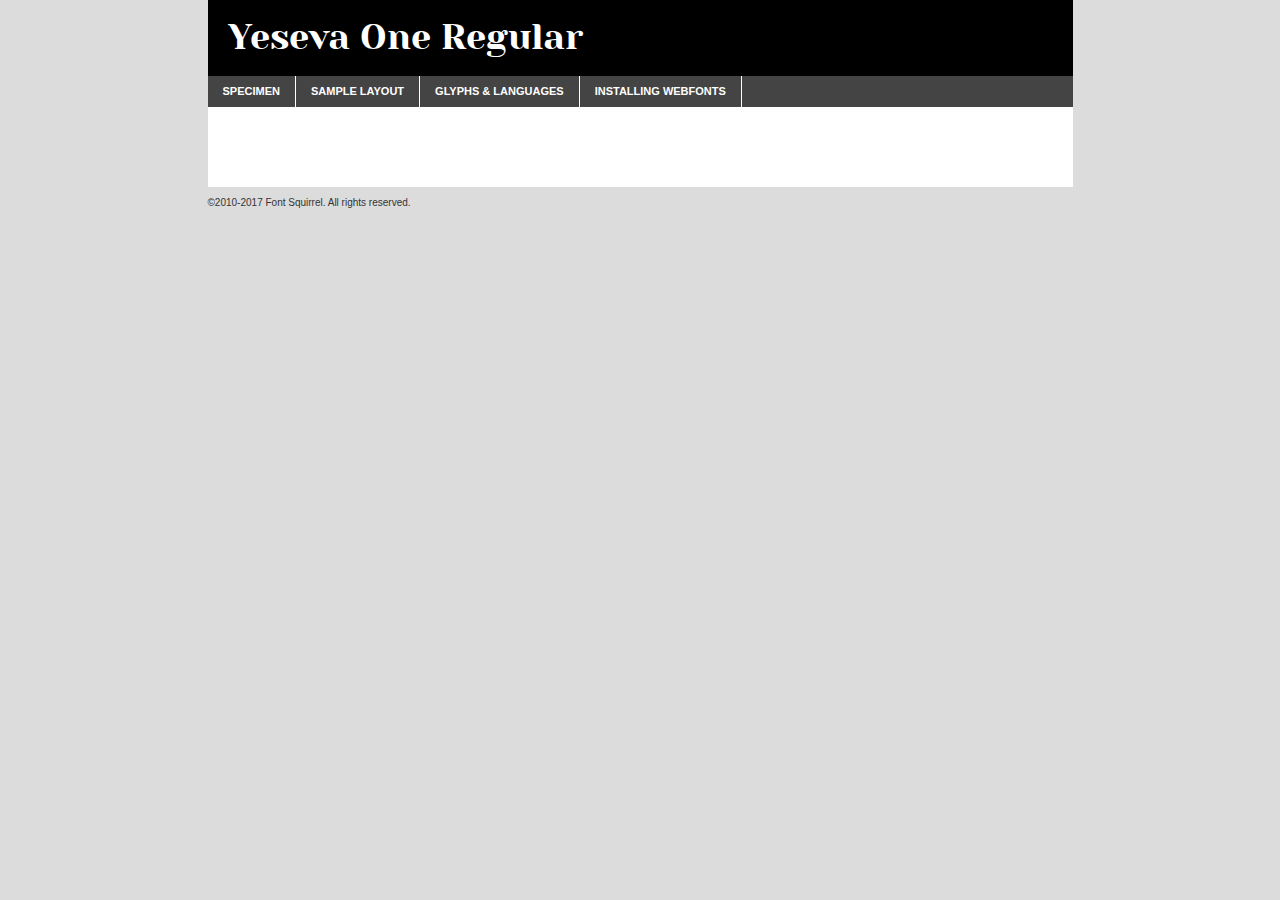
<file: fonts/Yeseva/yesevaone-regular-demo.html>
<!DOCTYPE html PUBLIC "-//W3C//DTD XHTML 1.0 Transitional//EN"
	"http://www.w3.org/TR/xhtml1/DTD/xhtml1-transitional.dtd">

<html xmlns="http://www.w3.org/1999/xhtml" xml:lang="en" lang="en">
<head>
	<meta http-equiv="Content-Type" content="text/html; charset=utf-8" />
	<script src="http://ajax.googleapis.com/ajax/libs/jquery/1.7.2/jquery.min.js" type="text/javascript" charset="utf-8"></script>
	<script type="text/javascript">
	(function($){$.fn.easyTabs=function(option){var param=jQuery.extend({fadeSpeed:"fast",defaultContent:1,activeClass:'active'},option);$(this).each(function(){var thisId="#"+this.id;if(param.defaultContent==''){param.defaultContent=1;}
	if(typeof param.defaultContent=="number")
	{var defaultTab=$(thisId+" .tabs li:eq("+(param.defaultContent-1)+") a").attr('href').substr(1);}else{var defaultTab=param.defaultContent;}
	$(thisId+" .tabs li a").each(function(){var tabToHide=$(this).attr('href').substr(1);$("#"+tabToHide).addClass('easytabs-tab-content');});hideAll();changeContent(defaultTab);function hideAll(){$(thisId+" .easytabs-tab-content").hide();}
	function changeContent(tabId){hideAll();$(thisId+" .tabs li").removeClass(param.activeClass);$(thisId+" .tabs li a[href=#"+tabId+"]").closest('li').addClass(param.activeClass);if(param.fadeSpeed!="none")
	{$(thisId+" #"+tabId).fadeIn(param.fadeSpeed);}else{$(thisId+" #"+tabId).show();}}
	$(thisId+" .tabs li").click(function(){var tabId=$(this).find('a').attr('href').substr(1);changeContent(tabId);return false;});});}})(jQuery);
	</script>
	<link rel="stylesheet" href="specimen_files/specimen_stylesheet.css" type="text/css" charset="utf-8" />
	<link rel="stylesheet" href="stylesheet.css" type="text/css" charset="utf-8" />

	<style type="text/css">
					body{
				font-family: 'yeseva_oneregular';
							}
		</style>

	<title>Yeseva One Regular Specimen</title>
	
	
	<script type="text/javascript" charset="utf-8">
		$(document).ready(function() {
			$('#container').easyTabs({defaultContent:1});
		});
	</script>
</head>

<body>
<div id="container">
	<div id="header">
		Yeseva One Regular	</div>
	<ul class="tabs">
		<li><a href="#specimen">Specimen</a></li>
		<li><a href="#layout">Sample Layout</a></li>
				<li><a href="#glyphs">Glyphs &amp; Languages</a></li>
		<li><a href="#installing">Installing Webfonts</a></li>
		
	</ul>
	
	<div id="main_content">

		
			<div id="specimen">
		
				<div class="section">
					<div class="grid12 firstcol">
						<div class="huge">AaBb</div>
					</div>
				</div>
		
				<div class="section">
					<div class="glyph_range">A&#x200B;B&#x200b;C&#x200b;D&#x200b;E&#x200b;F&#x200b;G&#x200b;H&#x200b;I&#x200b;J&#x200b;K&#x200b;L&#x200b;M&#x200b;N&#x200b;O&#x200b;P&#x200b;Q&#x200b;R&#x200b;S&#x200b;T&#x200b;U&#x200b;V&#x200b;W&#x200b;X&#x200b;Y&#x200b;Z&#x200b;a&#x200b;b&#x200b;c&#x200b;d&#x200b;e&#x200b;f&#x200b;g&#x200b;h&#x200b;i&#x200b;j&#x200b;k&#x200b;l&#x200b;m&#x200b;n&#x200b;o&#x200b;p&#x200b;q&#x200b;r&#x200b;s&#x200b;t&#x200b;u&#x200b;v&#x200b;w&#x200b;x&#x200b;y&#x200b;z&#x200b;1&#x200b;2&#x200b;3&#x200b;4&#x200b;5&#x200b;6&#x200b;7&#x200b;8&#x200b;9&#x200b;0&#x200b;&amp;&#x200b;.&#x200b;,&#x200b;?&#x200b;!&#x200b;&#64;&#x200b;(&#x200b;)&#x200b;#&#x200b;$&#x200b;%&#x200b;*&#x200b;+&#x200b;-&#x200b;=&#x200b;:&#x200b;;</div>
				</div>
				<div class="section">
					<div class="grid12 firstcol">
						<table class="sample_table">
							<tr><td>10</td><td class="size10">abcdefghijklmnopqrstuvwxyzABCDEFGHIJKLMNOPQRSTUVWXYZ0123456789abcdefghijklmnopqrstuvwxyzABCDEFGHIJKLMNOPQRSTUVWXYZ0123456789abcdefghijklmnopqrstuvwxyzABCDEFGHIJKLMNOPQRSTUVWXYZ</td></tr>
							<tr><td>11</td><td class="size11">abcdefghijklmnopqrstuvwxyzABCDEFGHIJKLMNOPQRSTUVWXYZ0123456789abcdefghijklmnopqrstuvwxyzABCDEFGHIJKLMNOPQRSTUVWXYZ0123456789abcdefghijklmnopqrstuvwxyzABCDEFGHIJKLMNOPQRSTUVWXYZ</td></tr>
							<tr><td>12</td><td class="size12">abcdefghijklmnopqrstuvwxyzABCDEFGHIJKLMNOPQRSTUVWXYZ0123456789abcdefghijklmnopqrstuvwxyzABCDEFGHIJKLMNOPQRSTUVWXYZ0123456789abcdefghijklmnopqrstuvwxyzABCDEFGHIJKLMNOPQRSTUVWXYZ</td></tr>
							<tr><td>13</td><td class="size13">abcdefghijklmnopqrstuvwxyzABCDEFGHIJKLMNOPQRSTUVWXYZ0123456789abcdefghijklmnopqrstuvwxyzABCDEFGHIJKLMNOPQRSTUVWXYZ0123456789abcdefghijklmnopqrstuvwxyzABCDEFGHIJKLMNOPQRSTUVWXYZ</td></tr>
							<tr><td>14</td><td class="size14">abcdefghijklmnopqrstuvwxyzABCDEFGHIJKLMNOPQRSTUVWXYZ0123456789abcdefghijklmnopqrstuvwxyzABCDEFGHIJKLMNOPQRSTUVWXYZ0123456789abcdefghijklmnopqrstuvwxyzABCDEFGHIJKLMNOPQRSTUVWXYZ</td></tr>
							<tr><td>16</td><td class="size16">abcdefghijklmnopqrstuvwxyzABCDEFGHIJKLMNOPQRSTUVWXYZ0123456789abcdefghijklmnopqrstuvwxyzABCDEFGHIJKLMNOPQRSTUVWXYZ</td></tr>
							<tr><td>18</td><td class="size18">abcdefghijklmnopqrstuvwxyzABCDEFGHIJKLMNOPQRSTUVWXYZ0123456789abcdefghijklmnopqrstuvwxyzABCDEFGHIJKLMNOPQRSTUVWXYZ</td></tr>
							<tr><td>20</td><td class="size20">abcdefghijklmnopqrstuvwxyzABCDEFGHIJKLMNOPQRSTUVWXYZ0123456789abcdefghijklmnopqrstuvwxyzABCDEFGHIJKLMNOPQRSTUVWXYZ</td></tr>
							<tr><td>24</td><td class="size24">abcdefghijklmnopqrstuvwxyzABCDEFGHIJKLMNOPQRSTUVWXYZ0123456789abcdefghijklmnopqrstuvwxyzABCDEFGHIJKLMNOPQRSTUVWXYZ</td></tr>
							<tr><td>30</td><td class="size30">abcdefghijklmnopqrstuvwxyzABCDEFGHIJKLMNOPQRSTUVWXYZ0123456789abcdefghijklmnopqrstuvwxyzABCDEFGHIJKLMNOPQRSTUVWXYZ</td></tr>
							<tr><td>36</td><td class="size36">abcdefghijklmnopqrstuvwxyzABCDEFGHIJKLMNOPQRSTUVWXYZ0123456789abcdefghijklmnopqrstuvwxyzABCDEFGHIJKLMNOPQRSTUVWXYZ</td></tr>
							<tr><td>48</td><td class="size48">abcdefghijklmnopqrstuvwxyzABCDEFGHIJKLMNOPQRSTUVWXYZ0123456789abcdefghijklmnopqrstuvwxyzABCDEFGHIJKLMNOPQRSTUVWXYZ</td></tr>
							<tr><td>60</td><td class="size60">abcdefghijklmnopqrstuvwxyzABCDEFGHIJKLMNOPQRSTUVWXYZ0123456789abcdefghijklmnopqrstuvwxyzABCDEFGHIJKLMNOPQRSTUVWXYZ</td></tr>
							<tr><td>72</td><td class="size72">abcdefghijklmnopqrstuvwxyzABCDEFGHIJKLMNOPQRSTUVWXYZ0123456789abcdefghijklmnopqrstuvwxyzABCDEFGHIJKLMNOPQRSTUVWXYZ</td></tr>
							<tr><td>90</td><td class="size90">abcdefghijklmnopqrstuvwxyzABCDEFGHIJKLMNOPQRSTUVWXYZ0123456789abcdefghijklmnopqrstuvwxyzABCDEFGHIJKLMNOPQRSTUVWXYZ</td></tr>
						</table>
				
					</div>
			
				</div>
		
		
		
								<div class="section" id="bodycomparison">


										<div id="xheight">
				<div class="fontbody">&#x25FC;&#x25FC;&#x25FC;&#x25FC;&#x25FC;&#x25FC;&#x25FC;&#x25FC;&#x25FC;&#x25FC;&#x25FC;&#x25FC;&#x25FC;&#x25FC;&#x25FC;&#x25FC;&#x25FC;&#x25FC;&#x25FC;&#x25FC;&#x25FC;&#x25FC;&#x25FC;&#x25FC;&#x25FC;&#x25FC;&#x25FC;&#x25FC;&#x25FC;&#x25FC;&#x25FC;&#x25FC;&#x25FC;&#x25FC;&#x25FC;&#x25FC;&#x25FC;&#x25FC;&#x25FC;&#x25FC;&#x25FC;&#x25FC;&#x25FC;&#x25FC;&#x25FC;&#x25FC;&#x25FC;&#x25FC;&#x25FC;&#x25FC;&#x25FC;&#x25FC;&#x25FC;&#x25FC;&#x25FC;&#x25FC;&#x25FC;&#x25FC;&#x25FC;&#x25FC;&#x25FC;&#x25FC;&#x25FC;&#x25FC;&#x25FC;&#x25FC;&#x25FC;&#x25FC;&#x25FC;&#x25FC;&#x25FC;&#x25FC;&#x25FC;&#x25FC;&#x25FC;&#x25FC;&#x25FC;&#x25FC;&#x25FC;&#x25FC;&#x25FC;&#x25FC;&#x25FC;&#x25FC;&#x25FC;&#x25FC;&#x25FC;&#x25FC;&#x25FC;&#x25FC;&#x25FC;&#x25FC;&#x25FC;&#x25FC;&#x25FC;&#x25FC;&#x25FC;&#x25FC;&#x25FC;body</div><div class="arialbody">body</div><div class="verdanabody">body</div><div class="georgiabody">body</div></div>
										<div class="fontbody" style="z-index:1">
											body<span>Yeseva One Regular</span>
										</div>
										<div class="arialbody" style="z-index:1">
											body<span>Arial</span>
										</div>
										<div class="verdanabody" style="z-index:1">
											body<span>Verdana</span>
										</div>
										<div class="georgiabody" style="z-index:1">
											body<span>Georgia</span>
										</div>



								</div>
		
		
				<div class="section psample psample_row1" id="">
					
					<div class="grid2 firstcol">
						<p class="size10"><span>10.</span>Aenean lacinia bibendum nulla sed consectetur. Fusce dapibus, tellus ac cursus commodo, tortor mauris condimentum nibh, ut fermentum massa justo sit amet risus. Nullam id dolor id nibh ultricies vehicula ut id elit. Cum sociis natoque penatibus et magnis dis parturient montes, nascetur ridiculus mus. Nulla vitae elit libero, a pharetra augue.</p>
			
					</div>
					<div class="grid3">
						<p class="size11"><span>11.</span>Aenean lacinia bibendum nulla sed consectetur. Fusce dapibus, tellus ac cursus commodo, tortor mauris condimentum nibh, ut fermentum massa justo sit amet risus. Nullam id dolor id nibh ultricies vehicula ut id elit. Cum sociis natoque penatibus et magnis dis parturient montes, nascetur ridiculus mus. Nulla vitae elit libero, a pharetra augue.</p>
			
					</div>
					<div class="grid3">
						<p class="size12"><span>12.</span>Aenean lacinia bibendum nulla sed consectetur. Fusce dapibus, tellus ac cursus commodo, tortor mauris condimentum nibh, ut fermentum massa justo sit amet risus. Nullam id dolor id nibh ultricies vehicula ut id elit. Cum sociis natoque penatibus et magnis dis parturient montes, nascetur ridiculus mus. Nulla vitae elit libero, a pharetra augue.</p>
			
					</div>
					<div class="grid4">
						<p class="size13"><span>13.</span>Aenean lacinia bibendum nulla sed consectetur. Fusce dapibus, tellus ac cursus commodo, tortor mauris condimentum nibh, ut fermentum massa justo sit amet risus. Nullam id dolor id nibh ultricies vehicula ut id elit. Cum sociis natoque penatibus et magnis dis parturient montes, nascetur ridiculus mus. Nulla vitae elit libero, a pharetra augue.</p>
			
					</div>
					<div class="white_blend"></div>
					
				</div>
				<div class="section psample psample_row2" id="">
					<div class="grid3 firstcol">
						<p class="size14"><span>14.</span>Aenean lacinia bibendum nulla sed consectetur. Fusce dapibus, tellus ac cursus commodo, tortor mauris condimentum nibh, ut fermentum massa justo sit amet risus. Nullam id dolor id nibh ultricies vehicula ut id elit. Cum sociis natoque penatibus et magnis dis parturient montes, nascetur ridiculus mus. Nulla vitae elit libero, a pharetra augue.</p>
			
					</div>
					<div class="grid4">
						<p class="size16"><span>16.</span>Aenean lacinia bibendum nulla sed consectetur. Fusce dapibus, tellus ac cursus commodo, tortor mauris condimentum nibh, ut fermentum massa justo sit amet risus. Nullam id dolor id nibh ultricies vehicula ut id elit. Cum sociis natoque penatibus et magnis dis parturient montes, nascetur ridiculus mus. Nulla vitae elit libero, a pharetra augue.</p>
			
					</div>
					<div class="grid5">
						<p class="size18"><span>18.</span>Aenean lacinia bibendum nulla sed consectetur. Fusce dapibus, tellus ac cursus commodo, tortor mauris condimentum nibh, ut fermentum massa justo sit amet risus. Nullam id dolor id nibh ultricies vehicula ut id elit. Cum sociis natoque penatibus et magnis dis parturient montes, nascetur ridiculus mus. Nulla vitae elit libero, a pharetra augue.</p>
			
					</div>

					<div class="white_blend"></div>

				</div>
				
				<div class="section psample psample_row3" id="">
					<div class="grid5 firstcol">
						<p class="size20"><span>20.</span>Aenean lacinia bibendum nulla sed consectetur. Fusce dapibus, tellus ac cursus commodo, tortor mauris condimentum nibh, ut fermentum massa justo sit amet risus. Nullam id dolor id nibh ultricies vehicula ut id elit. Cum sociis natoque penatibus et magnis dis parturient montes, nascetur ridiculus mus. Nulla vitae elit libero, a pharetra augue.</p>
					</div>
					<div class="grid7">
						<p class="size24"><span>24.</span>Aenean lacinia bibendum nulla sed consectetur. Fusce dapibus, tellus ac cursus commodo, tortor mauris condimentum nibh, ut fermentum massa justo sit amet risus. Nullam id dolor id nibh ultricies vehicula ut id elit. Cum sociis natoque penatibus et magnis dis parturient montes, nascetur ridiculus mus. Nulla vitae elit libero, a pharetra augue.</p>
					</div>
					
					<div class="white_blend"></div>
					
				</div>
				
				<div class="section psample psample_row4" id="">
					<div class="grid12 firstcol">
						<p class="size30"><span>30.</span>Aenean lacinia bibendum nulla sed consectetur. Fusce dapibus, tellus ac cursus commodo, tortor mauris condimentum nibh, ut fermentum massa justo sit amet risus. Nullam id dolor id nibh ultricies vehicula ut id elit. Cum sociis natoque penatibus et magnis dis parturient montes, nascetur ridiculus mus. Nulla vitae elit libero, a pharetra augue.</p>
					</div>
					<div class="white_blend"></div>
					
				</div>
				
				
				
				<div class="section psample psample_row1 fullreverse">
					<div class="grid2 firstcol">
						<p class="size10"><span>10.</span>Aenean lacinia bibendum nulla sed consectetur. Fusce dapibus, tellus ac cursus commodo, tortor mauris condimentum nibh, ut fermentum massa justo sit amet risus. Nullam id dolor id nibh ultricies vehicula ut id elit. Cum sociis natoque penatibus et magnis dis parturient montes, nascetur ridiculus mus. Nulla vitae elit libero, a pharetra augue.</p>
			
					</div>
					<div class="grid3">
						<p class="size11"><span>11.</span>Aenean lacinia bibendum nulla sed consectetur. Fusce dapibus, tellus ac cursus commodo, tortor mauris condimentum nibh, ut fermentum massa justo sit amet risus. Nullam id dolor id nibh ultricies vehicula ut id elit. Cum sociis natoque penatibus et magnis dis parturient montes, nascetur ridiculus mus. Nulla vitae elit libero, a pharetra augue.</p>
			
					</div>
					<div class="grid3">
						<p class="size12"><span>12.</span>Aenean lacinia bibendum nulla sed consectetur. Fusce dapibus, tellus ac cursus commodo, tortor mauris condimentum nibh, ut fermentum massa justo sit amet risus. Nullam id dolor id nibh ultricies vehicula ut id elit. Cum sociis natoque penatibus et magnis dis parturient montes, nascetur ridiculus mus. Nulla vitae elit libero, a pharetra augue.</p>
			
					</div>
					<div class="grid4">
						<p class="size13"><span>13.</span>Aenean lacinia bibendum nulla sed consectetur. Fusce dapibus, tellus ac cursus commodo, tortor mauris condimentum nibh, ut fermentum massa justo sit amet risus. Nullam id dolor id nibh ultricies vehicula ut id elit. Cum sociis natoque penatibus et magnis dis parturient montes, nascetur ridiculus mus. Nulla vitae elit libero, a pharetra augue.</p>
			
					</div>
					<div class="black_blend"></div>
					
				</div>
				
				<div class="section psample psample_row2 fullreverse">
					<div class="grid3 firstcol">
						<p class="size14"><span>14.</span>Aenean lacinia bibendum nulla sed consectetur. Fusce dapibus, tellus ac cursus commodo, tortor mauris condimentum nibh, ut fermentum massa justo sit amet risus. Nullam id dolor id nibh ultricies vehicula ut id elit. Cum sociis natoque penatibus et magnis dis parturient montes, nascetur ridiculus mus. Nulla vitae elit libero, a pharetra augue.</p>
			
					</div>
					<div class="grid4">
						<p class="size16"><span>16.</span>Aenean lacinia bibendum nulla sed consectetur. Fusce dapibus, tellus ac cursus commodo, tortor mauris condimentum nibh, ut fermentum massa justo sit amet risus. Nullam id dolor id nibh ultricies vehicula ut id elit. Cum sociis natoque penatibus et magnis dis parturient montes, nascetur ridiculus mus. Nulla vitae elit libero, a pharetra augue.</p>
			
					</div>
					<div class="grid5">
						<p class="size18"><span>18.</span>Aenean lacinia bibendum nulla sed consectetur. Fusce dapibus, tellus ac cursus commodo, tortor mauris condimentum nibh, ut fermentum massa justo sit amet risus. Nullam id dolor id nibh ultricies vehicula ut id elit. Cum sociis natoque penatibus et magnis dis parturient montes, nascetur ridiculus mus. Nulla vitae elit libero, a pharetra augue.</p>
			
					</div>
					<div class="black_blend"></div>

				</div>
				
				<div class="section psample fullreverse psample_row3" id="">
					<div class="grid5 firstcol">
						<p class="size20"><span>20.</span>Aenean lacinia bibendum nulla sed consectetur. Fusce dapibus, tellus ac cursus commodo, tortor mauris condimentum nibh, ut fermentum massa justo sit amet risus. Nullam id dolor id nibh ultricies vehicula ut id elit. Cum sociis natoque penatibus et magnis dis parturient montes, nascetur ridiculus mus. Nulla vitae elit libero, a pharetra augue.</p>
					</div>
					<div class="grid7">
						<p class="size24"><span>24.</span>Aenean lacinia bibendum nulla sed consectetur. Fusce dapibus, tellus ac cursus commodo, tortor mauris condimentum nibh, ut fermentum massa justo sit amet risus. Nullam id dolor id nibh ultricies vehicula ut id elit. Cum sociis natoque penatibus et magnis dis parturient montes, nascetur ridiculus mus. Nulla vitae elit libero, a pharetra augue.</p>
					</div>
					
					<div class="black_blend"></div>
					
				</div>
				
				<div class="section psample fullreverse psample_row4" id="" style="border-bottom: 20px #000 solid;">
					<div class="grid12 firstcol">
						<p class="size30"><span>30.</span>Aenean lacinia bibendum nulla sed consectetur. Fusce dapibus, tellus ac cursus commodo, tortor mauris condimentum nibh, ut fermentum massa justo sit amet risus. Nullam id dolor id nibh ultricies vehicula ut id elit. Cum sociis natoque penatibus et magnis dis parturient montes, nascetur ridiculus mus. Nulla vitae elit libero, a pharetra augue.</p>
					</div>
					<div class="black_blend"></div>
					
				</div>
				
				
				
				
			</div>
			
			<div id="layout">
				
				<div class="section">
					
					<div class="grid12 firstcol">
						<h1>Lorem Ipsum Dolor</h1>
						<h2>Etiam porta sem malesuada magna mollis euismod</h2>
						
						<p class="byline">By <a href="#link">Aenean Lacinia</a></p>
					</div>
				</div>
				<div class="section">
					<div class="grid8 firstcol">
						<p class="large">Donec sed odio dui. Morbi leo risus, porta ac consectetur ac, vestibulum at eros. Fusce dapibus, tellus ac cursus commodo, tortor mauris condimentum nibh, ut fermentum massa justo sit amet risus. </p>

						
						<h3>Pellentesque ornare sem</h3>

						<p>Maecenas sed diam eget risus varius blandit sit amet non magna. Maecenas faucibus mollis interdum. Donec ullamcorper nulla non metus auctor fringilla. Nullam id dolor id nibh ultricies vehicula ut id elit. Nullam id dolor id nibh ultricies vehicula ut id elit. </p>

						<p>Aenean eu leo quam. Pellentesque ornare sem lacinia quam venenatis vestibulum. Lorem ipsum dolor sit amet, consectetur adipiscing elit. Cum sociis natoque penatibus et magnis dis parturient montes, nascetur ridiculus mus. </p>

						<p>Nulla vitae elit libero, a pharetra augue. Praesent commodo cursus magna, vel scelerisque nisl consectetur et. Aenean lacinia bibendum nulla sed consectetur. </p>

						<p>Nullam quis risus eget urna mollis ornare vel eu leo. Nullam quis risus eget urna mollis ornare vel eu leo. Maecenas sed diam eget risus varius blandit sit amet non magna. Donec ullamcorper nulla non metus auctor fringilla. </p>

						<h3>Cras mattis consectetur</h3>

						<p>Aenean eu leo quam. Pellentesque ornare sem lacinia quam venenatis vestibulum. Aenean lacinia bibendum nulla sed consectetur. Integer posuere erat a ante venenatis dapibus posuere velit aliquet. Cras mattis consectetur purus sit amet fermentum. </p>

						<p>Nullam id dolor id nibh ultricies vehicula ut id elit. Nullam quis risus eget urna mollis ornare vel eu leo. Cras mattis consectetur purus sit amet fermentum.</p>
					</div>
					
					<div class="grid4 sidebar">
						
						<div class="box reverse">
							<p class="last">Nullam quis risus eget urna mollis ornare vel eu leo. Donec ullamcorper nulla non metus auctor fringilla. Cras mattis consectetur purus sit amet fermentum. Sed posuere consectetur est at lobortis. Lorem ipsum dolor sit amet, consectetur adipiscing elit. </p>
						</div>
						
						<p class="caption">Maecenas sed diam eget risus varius.</p>

						<p>Vestibulum id ligula porta felis euismod semper. Integer posuere erat a ante venenatis dapibus posuere velit aliquet. Vestibulum id ligula porta felis euismod semper. Sed posuere consectetur est at lobortis. Maecenas sed diam eget risus varius blandit sit amet non magna. Fusce dapibus, tellus ac cursus commodo, tortor mauris condimentum nibh, ut fermentum massa justo sit amet risus. </p>

					

						<p>Duis mollis, est non commodo luctus, nisi erat porttitor ligula, eget lacinia odio sem nec elit. Aenean lacinia bibendum nulla sed consectetur. Vivamus sagittis lacus vel augue laoreet rutrum faucibus dolor auctor. Aenean lacinia bibendum nulla sed consectetur. Nullam quis risus eget urna mollis ornare vel eu leo. </p>

						<p>Praesent commodo cursus magna, vel scelerisque nisl consectetur et. Donec ullamcorper nulla non metus auctor fringilla. Maecenas faucibus mollis interdum. Fusce dapibus, tellus ac cursus commodo, tortor mauris condimentum nibh, ut fermentum massa justo sit amet risus. </p>

					</div>
				</div>
				
			</div>


			



		<div id="glyphs">
			<div class="section">
				<div class="grid12 firstcol">
			
				<h1>Language Support</h1>
				<p>The subset of Yeseva One Regular in this kit supports the following languages:<br />
			
					Albanian, Basque, Breton, Chamorro, Danish, Dutch, English, Faroese, Finnish, French, Frisian, Galician, German, Icelandic, Italian, Malagasy, Norwegian, Portuguese, Spanish, Alsatian, Aragonese, Arapaho, Arrernte, Asturian, Aymara, Bislama, Cebuano, Corsican, Fijian, French_creole, Genoese, Gilbertese, Greenlandic, Haitian_creole, Hiligaynon, Hmong, Hopi, Ibanag, Iloko_ilokano, Indonesian, Interglossa_glosa, Interlingua, Irish_gaelic, Jerriais, Lojban, Lombard, Luxembourgeois, Manx, Mohawk, Norfolk_pitcairnese, Occitan, Oromo, Pangasinan, Papiamento, Piedmontese, Potawatomi, Rhaeto-romance, Romansh, Rotokas, Sami_lule, Samoan, Sardinian, Scots_gaelic, Seychelles_creole, Shona, Sicilian, Somali, Southern_ndebele, Swahili, Swati_swazi, Tagalog_filipino_pilipino, Tetum, Tok_pisin, Uyghur_latinized, Volapuk, Walloon, Warlpiri, Xhosa, Yapese, Zulu, Latinbasic, Ubasic, Demo				</p>
				<h1>Glyph Chart</h1>
				<p>The subset of Yeseva One Regular in this kit includes all the glyphs listed below. Unicode entities are included above each glyph to help you insert individual characters into your layout.</p>
				<div id="glyph_chart">
			
																				 <div><p>&amp;#13;</p>&#13;</div>
																				 <div><p>&amp;#32;</p>&#32;</div>
																				 <div><p>&amp;#33;</p>&#33;</div>
																				 <div><p>&amp;#34;</p>&#34;</div>
																				 <div><p>&amp;#35;</p>&#35;</div>
																				 <div><p>&amp;#36;</p>&#36;</div>
																				 <div><p>&amp;#37;</p>&#37;</div>
																				 <div><p>&amp;#38;</p>&#38;</div>
																				 <div><p>&amp;#39;</p>&#39;</div>
																				 <div><p>&amp;#40;</p>&#40;</div>
																				 <div><p>&amp;#41;</p>&#41;</div>
																				 <div><p>&amp;#42;</p>&#42;</div>
																				 <div><p>&amp;#43;</p>&#43;</div>
																				 <div><p>&amp;#44;</p>&#44;</div>
																				 <div><p>&amp;#45;</p>&#45;</div>
																				 <div><p>&amp;#46;</p>&#46;</div>
																				 <div><p>&amp;#47;</p>&#47;</div>
																				 <div><p>&amp;#48;</p>&#48;</div>
																				 <div><p>&amp;#49;</p>&#49;</div>
																				 <div><p>&amp;#50;</p>&#50;</div>
																				 <div><p>&amp;#51;</p>&#51;</div>
																				 <div><p>&amp;#52;</p>&#52;</div>
																				 <div><p>&amp;#53;</p>&#53;</div>
																				 <div><p>&amp;#54;</p>&#54;</div>
																				 <div><p>&amp;#55;</p>&#55;</div>
																				 <div><p>&amp;#56;</p>&#56;</div>
																				 <div><p>&amp;#57;</p>&#57;</div>
																				 <div><p>&amp;#58;</p>&#58;</div>
																				 <div><p>&amp;#59;</p>&#59;</div>
																				 <div><p>&amp;#60;</p>&#60;</div>
																				 <div><p>&amp;#61;</p>&#61;</div>
																				 <div><p>&amp;#62;</p>&#62;</div>
																				 <div><p>&amp;#63;</p>&#63;</div>
																				 <div><p>&amp;#64;</p>&#64;</div>
																				 <div><p>&amp;#65;</p>&#65;</div>
																				 <div><p>&amp;#66;</p>&#66;</div>
																				 <div><p>&amp;#67;</p>&#67;</div>
																				 <div><p>&amp;#68;</p>&#68;</div>
																				 <div><p>&amp;#69;</p>&#69;</div>
																				 <div><p>&amp;#70;</p>&#70;</div>
																				 <div><p>&amp;#71;</p>&#71;</div>
																				 <div><p>&amp;#72;</p>&#72;</div>
																				 <div><p>&amp;#73;</p>&#73;</div>
																				 <div><p>&amp;#74;</p>&#74;</div>
																				 <div><p>&amp;#75;</p>&#75;</div>
																				 <div><p>&amp;#76;</p>&#76;</div>
																				 <div><p>&amp;#77;</p>&#77;</div>
																				 <div><p>&amp;#78;</p>&#78;</div>
																				 <div><p>&amp;#79;</p>&#79;</div>
																				 <div><p>&amp;#80;</p>&#80;</div>
																				 <div><p>&amp;#81;</p>&#81;</div>
																				 <div><p>&amp;#82;</p>&#82;</div>
																				 <div><p>&amp;#83;</p>&#83;</div>
																				 <div><p>&amp;#84;</p>&#84;</div>
																				 <div><p>&amp;#85;</p>&#85;</div>
																				 <div><p>&amp;#86;</p>&#86;</div>
																				 <div><p>&amp;#87;</p>&#87;</div>
																				 <div><p>&amp;#88;</p>&#88;</div>
																				 <div><p>&amp;#89;</p>&#89;</div>
																				 <div><p>&amp;#90;</p>&#90;</div>
																				 <div><p>&amp;#91;</p>&#91;</div>
																				 <div><p>&amp;#92;</p>&#92;</div>
																				 <div><p>&amp;#93;</p>&#93;</div>
																				 <div><p>&amp;#94;</p>&#94;</div>
																				 <div><p>&amp;#95;</p>&#95;</div>
																				 <div><p>&amp;#96;</p>&#96;</div>
																				 <div><p>&amp;#97;</p>&#97;</div>
																				 <div><p>&amp;#98;</p>&#98;</div>
																				 <div><p>&amp;#99;</p>&#99;</div>
																				 <div><p>&amp;#100;</p>&#100;</div>
																				 <div><p>&amp;#101;</p>&#101;</div>
																				 <div><p>&amp;#102;</p>&#102;</div>
																				 <div><p>&amp;#103;</p>&#103;</div>
																				 <div><p>&amp;#104;</p>&#104;</div>
																				 <div><p>&amp;#105;</p>&#105;</div>
																				 <div><p>&amp;#106;</p>&#106;</div>
																				 <div><p>&amp;#107;</p>&#107;</div>
																				 <div><p>&amp;#108;</p>&#108;</div>
																				 <div><p>&amp;#109;</p>&#109;</div>
																				 <div><p>&amp;#110;</p>&#110;</div>
																				 <div><p>&amp;#111;</p>&#111;</div>
																				 <div><p>&amp;#112;</p>&#112;</div>
																				 <div><p>&amp;#113;</p>&#113;</div>
																				 <div><p>&amp;#114;</p>&#114;</div>
																				 <div><p>&amp;#115;</p>&#115;</div>
																				 <div><p>&amp;#116;</p>&#116;</div>
																				 <div><p>&amp;#117;</p>&#117;</div>
																				 <div><p>&amp;#118;</p>&#118;</div>
																				 <div><p>&amp;#119;</p>&#119;</div>
																				 <div><p>&amp;#120;</p>&#120;</div>
																				 <div><p>&amp;#121;</p>&#121;</div>
																				 <div><p>&amp;#122;</p>&#122;</div>
																				 <div><p>&amp;#123;</p>&#123;</div>
																				 <div><p>&amp;#124;</p>&#124;</div>
																				 <div><p>&amp;#125;</p>&#125;</div>
																				 <div><p>&amp;#126;</p>&#126;</div>
																				 <div><p>&amp;#160;</p>&#160;</div>
																				 <div><p>&amp;#161;</p>&#161;</div>
																				 <div><p>&amp;#162;</p>&#162;</div>
																				 <div><p>&amp;#163;</p>&#163;</div>
																				 <div><p>&amp;#164;</p>&#164;</div>
																				 <div><p>&amp;#165;</p>&#165;</div>
																				 <div><p>&amp;#166;</p>&#166;</div>
																				 <div><p>&amp;#167;</p>&#167;</div>
																				 <div><p>&amp;#168;</p>&#168;</div>
																				 <div><p>&amp;#169;</p>&#169;</div>
																				 <div><p>&amp;#170;</p>&#170;</div>
																				 <div><p>&amp;#171;</p>&#171;</div>
																				 <div><p>&amp;#172;</p>&#172;</div>
																				 <div><p>&amp;#173;</p>&#173;</div>
																				 <div><p>&amp;#174;</p>&#174;</div>
																				 <div><p>&amp;#175;</p>&#175;</div>
																				 <div><p>&amp;#176;</p>&#176;</div>
																				 <div><p>&amp;#177;</p>&#177;</div>
																				 <div><p>&amp;#178;</p>&#178;</div>
																				 <div><p>&amp;#179;</p>&#179;</div>
																				 <div><p>&amp;#180;</p>&#180;</div>
																				 <div><p>&amp;#181;</p>&#181;</div>
																				 <div><p>&amp;#182;</p>&#182;</div>
																				 <div><p>&amp;#183;</p>&#183;</div>
																				 <div><p>&amp;#184;</p>&#184;</div>
																				 <div><p>&amp;#185;</p>&#185;</div>
																				 <div><p>&amp;#186;</p>&#186;</div>
																				 <div><p>&amp;#187;</p>&#187;</div>
																				 <div><p>&amp;#188;</p>&#188;</div>
																				 <div><p>&amp;#189;</p>&#189;</div>
																				 <div><p>&amp;#190;</p>&#190;</div>
																				 <div><p>&amp;#191;</p>&#191;</div>
																				 <div><p>&amp;#192;</p>&#192;</div>
																				 <div><p>&amp;#193;</p>&#193;</div>
																				 <div><p>&amp;#194;</p>&#194;</div>
																				 <div><p>&amp;#195;</p>&#195;</div>
																				 <div><p>&amp;#196;</p>&#196;</div>
																				 <div><p>&amp;#197;</p>&#197;</div>
																				 <div><p>&amp;#198;</p>&#198;</div>
																				 <div><p>&amp;#199;</p>&#199;</div>
																				 <div><p>&amp;#200;</p>&#200;</div>
																				 <div><p>&amp;#201;</p>&#201;</div>
																				 <div><p>&amp;#202;</p>&#202;</div>
																				 <div><p>&amp;#203;</p>&#203;</div>
																				 <div><p>&amp;#204;</p>&#204;</div>
																				 <div><p>&amp;#205;</p>&#205;</div>
																				 <div><p>&amp;#206;</p>&#206;</div>
																				 <div><p>&amp;#207;</p>&#207;</div>
																				 <div><p>&amp;#208;</p>&#208;</div>
																				 <div><p>&amp;#209;</p>&#209;</div>
																				 <div><p>&amp;#210;</p>&#210;</div>
																				 <div><p>&amp;#211;</p>&#211;</div>
																				 <div><p>&amp;#212;</p>&#212;</div>
																				 <div><p>&amp;#213;</p>&#213;</div>
																				 <div><p>&amp;#214;</p>&#214;</div>
																				 <div><p>&amp;#215;</p>&#215;</div>
																				 <div><p>&amp;#216;</p>&#216;</div>
																				 <div><p>&amp;#217;</p>&#217;</div>
																				 <div><p>&amp;#218;</p>&#218;</div>
																				 <div><p>&amp;#219;</p>&#219;</div>
																				 <div><p>&amp;#220;</p>&#220;</div>
																				 <div><p>&amp;#221;</p>&#221;</div>
																				 <div><p>&amp;#222;</p>&#222;</div>
																				 <div><p>&amp;#223;</p>&#223;</div>
																				 <div><p>&amp;#224;</p>&#224;</div>
																				 <div><p>&amp;#225;</p>&#225;</div>
																				 <div><p>&amp;#226;</p>&#226;</div>
																				 <div><p>&amp;#227;</p>&#227;</div>
																				 <div><p>&amp;#228;</p>&#228;</div>
																				 <div><p>&amp;#229;</p>&#229;</div>
																				 <div><p>&amp;#230;</p>&#230;</div>
																				 <div><p>&amp;#231;</p>&#231;</div>
																				 <div><p>&amp;#232;</p>&#232;</div>
																				 <div><p>&amp;#233;</p>&#233;</div>
																				 <div><p>&amp;#234;</p>&#234;</div>
																				 <div><p>&amp;#235;</p>&#235;</div>
																				 <div><p>&amp;#236;</p>&#236;</div>
																				 <div><p>&amp;#237;</p>&#237;</div>
																				 <div><p>&amp;#238;</p>&#238;</div>
																				 <div><p>&amp;#239;</p>&#239;</div>
																				 <div><p>&amp;#240;</p>&#240;</div>
																				 <div><p>&amp;#241;</p>&#241;</div>
																				 <div><p>&amp;#242;</p>&#242;</div>
																				 <div><p>&amp;#243;</p>&#243;</div>
																				 <div><p>&amp;#244;</p>&#244;</div>
																				 <div><p>&amp;#245;</p>&#245;</div>
																				 <div><p>&amp;#246;</p>&#246;</div>
																				 <div><p>&amp;#247;</p>&#247;</div>
																				 <div><p>&amp;#248;</p>&#248;</div>
																				 <div><p>&amp;#249;</p>&#249;</div>
																				 <div><p>&amp;#250;</p>&#250;</div>
																				 <div><p>&amp;#251;</p>&#251;</div>
																				 <div><p>&amp;#252;</p>&#252;</div>
																				 <div><p>&amp;#253;</p>&#253;</div>
																				 <div><p>&amp;#254;</p>&#254;</div>
																				 <div><p>&amp;#255;</p>&#255;</div>
																				 <div><p>&amp;#338;</p>&#338;</div>
																				 <div><p>&amp;#339;</p>&#339;</div>
																				 <div><p>&amp;#376;</p>&#376;</div>
																				 <div><p>&amp;#710;</p>&#710;</div>
																				 <div><p>&amp;#732;</p>&#732;</div>
																				 <div><p>&amp;#8192;</p>&#8192;</div>
																				 <div><p>&amp;#8193;</p>&#8193;</div>
																				 <div><p>&amp;#8194;</p>&#8194;</div>
																				 <div><p>&amp;#8195;</p>&#8195;</div>
																				 <div><p>&amp;#8196;</p>&#8196;</div>
																				 <div><p>&amp;#8197;</p>&#8197;</div>
																				 <div><p>&amp;#8198;</p>&#8198;</div>
																				 <div><p>&amp;#8199;</p>&#8199;</div>
																				 <div><p>&amp;#8200;</p>&#8200;</div>
																				 <div><p>&amp;#8201;</p>&#8201;</div>
																				 <div><p>&amp;#8202;</p>&#8202;</div>
																				 <div><p>&amp;#8208;</p>&#8208;</div>
																				 <div><p>&amp;#8209;</p>&#8209;</div>
																				 <div><p>&amp;#8210;</p>&#8210;</div>
																				 <div><p>&amp;#8211;</p>&#8211;</div>
																				 <div><p>&amp;#8212;</p>&#8212;</div>
																				 <div><p>&amp;#8216;</p>&#8216;</div>
																				 <div><p>&amp;#8217;</p>&#8217;</div>
																				 <div><p>&amp;#8218;</p>&#8218;</div>
																				 <div><p>&amp;#8220;</p>&#8220;</div>
																				 <div><p>&amp;#8221;</p>&#8221;</div>
																				 <div><p>&amp;#8222;</p>&#8222;</div>
																				 <div><p>&amp;#8226;</p>&#8226;</div>
																				 <div><p>&amp;#8230;</p>&#8230;</div>
																				 <div><p>&amp;#8239;</p>&#8239;</div>
																				 <div><p>&amp;#8249;</p>&#8249;</div>
																				 <div><p>&amp;#8250;</p>&#8250;</div>
																				 <div><p>&amp;#8287;</p>&#8287;</div>
																				 <div><p>&amp;#8364;</p>&#8364;</div>
																				 <div><p>&amp;#8482;</p>&#8482;</div>
																				 <div><p>&amp;#9724;</p>&#9724;</div>
																																						</div>	
				</div>
		
		
			</div>
		</div>
		
		
		<div id="specs">
			
		</div>
	
		<div id="installing">
			<div class="section">
				<div class="grid7 firstcol">
					<h1>Installing Webfonts</h1>
					
					<p>Webfonts are supported by all major browser platforms but not all in the same way. There are currently four different font formats that must be included in order to target all browsers. This includes TTF, WOFF, EOT and SVG.</p>
					
					<h2>1. Upload your webfonts</h2>
					<p>You must upload your webfont kit to your website. They should be in or near the same directory as your CSS files.</p>
					
					<h2>2. Include the webfont stylesheet</h2>
					<p>A special CSS @font-face declaration helps the various browsers select the appropriate font it needs without causing you a bunch of headaches. Learn more about this syntax by reading the <a href="https://www.fontspring.com/blog/further-hardening-of-the-bulletproof-syntax">Fontspring blog post</a> about it. The code for it is as follows:</p>


<code>
@font-face{ 
	font-family: 'MyWebFont';
	src: url('WebFont.eot');
	src: url('WebFont.eot?#iefix') format('embedded-opentype'),
	     url('WebFont.woff') format('woff'),
	     url('WebFont.ttf') format('truetype'),
	     url('WebFont.svg#webfont') format('svg');
}
</code>

	<p>We've already gone ahead and generated the code for you. All you have to do is link to the stylesheet in your HTML, like this:</p>
	<code>&lt;link rel=&quot;stylesheet&quot; href=&quot;stylesheet.css&quot; type=&quot;text/css&quot; charset=&quot;utf-8&quot; /&gt;</code>

					<h2>3. Modify your own stylesheet</h2>
					<p>To take advantage of your new fonts, you must tell your stylesheet to use them. Look at the original @font-face declaration above and find the property called "font-family." The name linked there will be what you use to reference the font. Prepend that webfont name to the font stack in the "font-family" property, inside the selector you want to change. For example:</p>
<code>p { font-family: 'WebFont', Arial, sans-serif; }</code>

<h2>4. Test</h2>
<p>Getting webfonts to work cross-browser <em>can</em> be tricky. Use the information in the sidebar to help you if you find that fonts aren't loading in a particular browser.</p>
				</div>
				
				<div class="grid5 sidebar">
					<div class="box">
						<h2>Troubleshooting<br />Font-Face Problems</h2>
						<p>Having trouble getting your webfonts to load in your new website? Here are some tips to sort out what might be the problem.</p>

						<h3>Fonts not showing in any browser</h3>

						<p>This sounds like you need to work on the plumbing. You either did not upload the fonts to the correct directory, or you did not link the fonts properly in the CSS. If you've confirmed that all this is correct and you still have a problem, take a look at your .htaccess file and see if requests are getting intercepted.</p>

						<h3>Fonts not loading in iPhone or iPad</h3>

						<p>The most common problem here is that you are serving the fonts from an IIS server. IIS refuses to serve files that have unknown MIME types. If that is the case, you must set the MIME type for SVG to "image/svg+xml" in the server settings. Follow these instructions from Microsoft if you need help.</p>

						<h3>Fonts not loading in Firefox</h3>

						<p>The primary reason for this failure? You are still using a version Firefox older than 3.5. So upgrade already! If that isn't it, then you are very likely serving fonts from a different domain. Firefox requires that all font assets be served from the same domain. Lastly it is possible that you need to add WOFF to your list of MIME types (if you are serving via IIS.)</p>

						<h3>Fonts not loading in IE</h3>

						<p>Are you looking at Internet Explorer on an actual Windows machine or are you cheating by using a service like Adobe BrowserLab? Many of these screenshot services do not render @font-face for IE. Best to test it on a real machine.</p>

						<h3>Fonts not loading in IE9</h3>

						<p>IE9, like Firefox, requires that fonts be served from the same domain as the website. Make sure that is the case.</p>
					</div>
				</div>
			</div>
			
		</div>
	
	</div>
	<div id="footer">
		<p>&copy;2010-2017 Font Squirrel. All rights reserved.</p>
	</div>
</div>
</body>
</html>
</file>
<file: css/style.css>
@font-face {
    font-family: 'yeseva';
    src: url('../fonts/Yeseva/yesevaone-regular-webfont.woff2') format('woff2'),
         url('../fonts/Yeseva/yesevaone-regular-webfont.woff') format('woff');
    font-weight: normal;
    font-style: normal;
}
@import url('https://fonts.googleapis.com/css2?family=Manrope&display=swap');


header{
    background-color: #F6ACBC;
}
.btn-primary {
    color: white;
    border-color: #35AE8A;
    background-color: #35AE8A;
}

header .logo{
    padding-left: 15px;
    width: 50px;
    height: auto;
}

.btn-outline-primary {
    color: #009371;
    border-color: white;
    background-color: white;
}

.carousel-indicators [data-bs-target]{
    border-top: 10px solid  #35AE8A;
}

h1{
    font-family: 'yeseva';
    color: #FF6A3D;
    font-size: 40;
    padding-right: 50px;
}
h2{
    font-family: 'manrope';
    font-weight: bold;
}
p{
    font-family: 'manrope';
    color: black;
    font-size: 16px;
    padding-right: 50px;
}
a{
    font-family: 'manrope';
    color: black;
    font-size: 16px;
}

h3, h4{
    font-family: 'yeseva';
    font-size: 24px;
}
h5{
    font-family: 'manrope';
    font-size: 16;
}

.article-image img{
    width: 50%;
    height: auto;
}
.article-icon{
    width: 5%;
    height: auto;
    border-radius: 50%;
}
.gallery video, .gallery img{
    width: 350px;
    height: auto;
    padding: 10px;
    float: left;
}

.side, .comments, .buttons{
    background-color: #F8F4EC;
}
.side-art{
    align-items: center;
    background-color: #FFDFEF;
}
.side-art img{
    width: 70%;
    height: auto;
}

img.images-art{
    width: 60%;
    height: auto;
}
img.images-art2{
    width: 30%;
    height: auto;
}

footer{
    background-color: #35AE8A;
}
.text-muted{
    --bs-text-opacity: 1;
    color: black!important;
}

.site-map {
    text-align: center;
}
.privacy-policy h1, h2 {
    text-align: center;
}
.privacy-policy{
    padding: 10%;
}
.privacy-policy strong{
    color: #FF6A3D;
}

.site-map img{
    width: 100%;
    height: auto;
}

.buttons button{
    color: white;
    font-family: 'Manrope';
    border-color: #35AE8A;
    background-color: #35AE8A;
}

.comments-art{
    left: 10%;
}

.foro, .community, .about-us{
    background-color:#FFDFEF
}
.foro img{
    float: left;
    padding-right: 20px;
}
.foro p{
    text-align: left;
    text-decoration: none;
}
.heart img{
    width: 50px;
    height: auto;
}

.avatar{
    width: 25%;
    border-radius: 50%;
}
.avatar-com{
    width: 10%;
    border-radius: 50%;
    position: absolute;
    left: -30px;
}
.people img{
    width: 200px;
    height: auto;
    align-items: center;
}
.about-us, .people h1{
    color: black;
}
.about-us{
    text-align: center;
}

a{
    color:#FF6A3D;
}

.nav-link{
    color: black;
}

.nav-item a:hover, .nav-item a:active{
    font-weight: bold;
}

.nav-commu a:hover, .nav-commu a:active{
    font-weight: bold;
}

.nav-bar a:hover, .nav-bar a:active{
    font-weight: bold;
}

.btn-primary:hover {
    background-color: #00755A;
    border-color: #35AE8A;
}

.signin-cont{
    padding-left: 100px;
}
.social-media img{
    width: 7%;
    height: auto;
}
.social-media-ft img{
    width: 64px;
    height: auto;
    margin: 12px;
}
.icon-profile{
    width: 50px; 
    height: auto;
}
.logo-ft{
    width: 50px;
}
.like-comment{
    width: 55px;
    height: auto;
    margin-top: 10px;
}

.pink{
    padding: 10px 40px;
    background-color: #F6ACBC;
    border: #F6ACBC;
}

img.article-three {
    width: 220px;
    height: auto;
}

.numbers{
    display: flex;
    justify-content: center;
}

.numbers strong{
    color: #FF6A3D;
}

.numbers p{
    color: #999191;
}

.foro-side a{ 
    text-decoration: none;
}

.comments-box a{
    text-decoration: none;
}

img.icon-us{
    width: 222px;
    height: auto;
    align-items: center;
}

@media only screen and (min-width: 420px) {
    img.logo-ft{
        width: 80px;
    }

    .gallery video, .gallery img{
        width: 300px;
        height: auto;
        float: left;
    }
    .gallery video{
        padding-bottom: 5px;
    }
}
</file>
<file: fonts/Manrope/stylesheet.css>
/*! Generated by Font Squirrel (https://www.fontsquirrel.com) on May 14, 2022 */



@font-face {
    font-family: 'manropeextralight';
    src: url('manrope-variablefont_wght-webfont.woff2') format('woff2'),
         url('manrope-variablefont_wght-webfont.woff') format('woff');
    font-weight: normal;
    font-style: normal;

}
</file>
<file: fonts/Yeseva/stylesheet.css>
/*! Generated by Font Squirrel (https://www.fontsquirrel.com) on May 14, 2022 */



@font-face {
    font-family: 'yeseva_oneregular';
    src: url('yesevaone-regular-webfont.woff2') format('woff2'),
         url('yesevaone-regular-webfont.woff') format('woff');
    font-weight: normal;
    font-style: normal;

}
</file>
<file: fonts/Manrope/specimen_files/specimen_stylesheet.css>
@import url('grid_12-825-55-15.css');

/*  
	CSS Reset by Eric Meyer - Released under Public Domain
    http://meyerweb.com/eric/tools/css/reset/
*/
html, body, div, span, applet, object, iframe,
h1, h2, h3, h4, h5, h6, p, blockquote, pre,
a, abbr, acronym, address, big, cite, code,
del, dfn, em, font, img, ins, kbd, q, s, samp,
small, strike, strong, sub, sup, tt, var,
b, u, i, center, dl, dt, dd, ol, ul, li,
fieldset, form, label, legend, table, 
caption, tbody, tfoot, thead, tr, th, td 
                  {margin: 0;padding: 0;border: 0;outline: 0;
                  font-size: 100%;vertical-align: baseline;
                  background: transparent;}
body              {line-height: 1;}
ol, ul            {list-style: none;}
blockquote, q     {quotes: none;}
blockquote:before, blockquote:after,
q:before, q:after {content: '';	content: none;}
:focus            {outline: 0;}
ins               {text-decoration: none;}
del               {text-decoration: line-through;}
table             {border-collapse: collapse;border-spacing: 0;}




body {
	color: #000;
	background-color: #dcdcdc;
}

a {
	text-decoration: none;
	color: #1883ba;
}

h1{
	font-size: 32px;
	font-weight: normal;
	font-style: normal;
	margin-bottom: 18px;
}

h2{
	font-size: 18px;
}

#container {
	width: 865px;
	margin: 0px auto;
}


#header {
	padding: 20px;
	font-size: 36px;
	background-color: #000;
	color: #fff;
}

#header span {
	color: #666;
}
#main_content {
	background-color: #fff;
	padding: 60px 20px 20px;
}


#footer p {
	margin: 0;
	padding-top: 10px;
	padding-bottom: 50px;
	color: #333;
	font: 10px Arial, sans-serif;
}

.tabs {
	width: 100%;
	height: 31px;
	background-color: #444;
}
.tabs li {
	float:  left;
	margin: 0;
	overflow: hidden;
	background-color: #444;
}
.tabs li a {
	display: block;
	color: #fff;
	text-decoration: none;
	font: bold 11px/11px 'Arial';
	text-transform: uppercase;
	padding: 10px 15px;
	border-right: 1px solid #fff;
}

.tabs li a:hover {
		background-color: #00b3ff;

}

.tabs li.active a {
	color:  #000;
	background-color: #fff;
}



div.huge {
	
	font-size: 300px;
	line-height: 1em;
	padding: 0;
	letter-spacing: -.02em;
	overflow: hidden;
}
div.glyph_range {
	font-size: 72px;
	line-height: 1.1em;
}

.size10{ font-size: 10px; }
.size11{ font-size: 11px; }
.size12{ font-size: 12px; }
.size13{ font-size: 13px; }
.size14{ font-size: 14px; }
.size16{ font-size: 16px; }
.size18{ font-size: 18px; }
.size20{ font-size: 20px; }
.size24{ font-size: 24px; }
.size30{ font-size: 30px; }
.size36{ font-size: 36px; }
.size48{ font-size: 48px; }
.size60{ font-size: 60px; }
.size72{ font-size: 72px; }
.size90{ font-size: 90px; }


.psample_row1 {	height: 120px;}
.psample_row1 {	height: 120px;}
.psample_row2 {	height: 160px;}
.psample_row3 {	height: 160px;}
.psample_row4 {	height: 160px;}

.psample {
	overflow: hidden;
	position: relative;
}
.psample p {
	line-height: 1.3em;
	display: block;
	overflow: hidden;
	margin: 0;
}

.psample span {
	margin-right: .5em;
}

.white_blend {
	width: 100%;
	height: 61px;
	background-image: url([data-uri]);
	position: absolute;
	bottom: 0;
}
.black_blend {
	width: 100%;
	height: 61px;
	background-image: url([data-uri]);
	position: absolute;
	bottom: 0;
}
.fullreverse {
	background:  #000 !important;
	color:  #fff !important;
	margin-left: -20px;
	padding-left: 20px;
	margin-right: -20px;
	padding-right: 20px;
	padding: 20px;
	margin-bottom:0;
}


.sample_table td {
	padding-top: 3px;
	padding-bottom:5px;
	padding-left: 5px;
	vertical-align: middle;
	line-height: 1.2em;
}

.sample_table td:first-child {
	background-color: #eee;
	text-align: right;
	padding-right: 5px;
	padding-left: 0;
	padding: 5px;
	font: 11px/12px "Courier New", Courier, mono;
}

code {
	white-space: pre;
	background-color: #eee;
	display: block;
	padding: 10px;
	margin-bottom: 18px;
	overflow: auto;
}


.bottom,.last 	{margin-bottom:0 !important; padding-bottom:0 !important;}

.box  { 
  padding: 18px; 
  margin-bottom: 18px; 
  background: #eee; 
}

.reverse,.reversed { background:  #000 !important;color:  #fff !important; border: none !important;}

#bodycomparison {
	position: relative;
	overflow: hidden;
	font-size: 72px;
	height: 90px;
	white-space: nowrap;
}

#bodycomparison div{
	font-size: 72px;
	line-height: 90px;
	display: inline;
	margin: 0 15px 0 0;
	padding: 0;
}

#bodycomparison div span{
	font: 10px Arial;
	position: absolute;
	left: 0;
}
#xheight {
	float: none;
	position: absolute;
	color: #d9f3ff;
	font-size: 72px;
	line-height: 90px;
}

.fontbody {
 position: relative;
}
.arialbody{
	font-family: Arial;
	position: relative;
}
.verdanabody{
	font-family: Verdana;
	position: relative;
}
.georgiabody{
	font-family: Georgia;
	position: relative;
}

/* @group Layout page
 */

#layout h1 {
	font-size: 36px;
	line-height: 42px;
	font-weight: normal;
	font-style: normal;
}

#layout h2 {
	font-size: 24px;
	line-height: 23px;
	font-weight: normal;
	font-style: normal;
}

#layout h3 {
	font-size: 22px;
	line-height: 1.4em;
	margin-top: 1em;
	font-weight: normal;
	font-style: normal;
}


#layout p.byline {
	font-size: 12px;
	margin-top: 18px;
	line-height: 12px;
	margin-bottom: 0;
}
#layout p {
	font-size: 14px;
	line-height: 21px;
	margin-bottom: .5em;
}

#layout p.large{
	font-size: 18px;
	line-height: 26px;
}

#layout .sidebar p{
	font-size: 12px;
	line-height: 1.4em;
}

#layout p.caption {
	font-size: 10px;
	margin-top: -16px;
	margin-bottom: 18px;
}

/* @end */

/* @group Glyphs */

#glyph_chart div{
	background-color: #d9f3ff;
	color: black;
	float: left;
	font-size: 36px;
	height: 1.2em;
	line-height: 1.2em;
	margin-bottom: 1px;
	margin-right: 1px;
	text-align: center;
	width: 1.2em;
	position: relative;
	padding: .6em .2em .2em;
}

#glyph_chart div p {
	position: absolute;
	left: 0;
	top: 0;
	display: block;
	text-align: center;
	font: bold 9px Arial, sans-serif;
	background-color: #3a768f;
	width: 100%;
	color: #fff;
	padding: 2px 0;
}


#glyphs h1 {
	font-family: Arial, sans-serif;
}
/* @end */

/* @group Installing */

#installing {
	font: 13px Arial, sans-serif;
}

#installing p,
#glyphs p{
	line-height: 1.2em;
	margin-bottom: 18px;
	font: 13px Arial, sans-serif;
}



#installing h3{
	font-size: 15px;
	margin-top: 18px;
}

/* @end */

#rendering h1 {
	font-family: Arial, sans-serif;
}
.render_table td {
	font: 11px "Courier New", Courier, mono;
	vertical-align: middle;
}
</file>
<file: fonts/Yeseva/specimen_files/specimen_stylesheet.css>
@import url('grid_12-825-55-15.css');

/*  
	CSS Reset by Eric Meyer - Released under Public Domain
    http://meyerweb.com/eric/tools/css/reset/
*/
html, body, div, span, applet, object, iframe,
h1, h2, h3, h4, h5, h6, p, blockquote, pre,
a, abbr, acronym, address, big, cite, code,
del, dfn, em, font, img, ins, kbd, q, s, samp,
small, strike, strong, sub, sup, tt, var,
b, u, i, center, dl, dt, dd, ol, ul, li,
fieldset, form, label, legend, table, 
caption, tbody, tfoot, thead, tr, th, td 
                  {margin: 0;padding: 0;border: 0;outline: 0;
                  font-size: 100%;vertical-align: baseline;
                  background: transparent;}
body              {line-height: 1;}
ol, ul            {list-style: none;}
blockquote, q     {quotes: none;}
blockquote:before, blockquote:after,
q:before, q:after {content: '';	content: none;}
:focus            {outline: 0;}
ins               {text-decoration: none;}
del               {text-decoration: line-through;}
table             {border-collapse: collapse;border-spacing: 0;}




body {
	color: #000;
	background-color: #dcdcdc;
}

a {
	text-decoration: none;
	color: #1883ba;
}

h1{
	font-size: 32px;
	font-weight: normal;
	font-style: normal;
	margin-bottom: 18px;
}

h2{
	font-size: 18px;
}

#container {
	width: 865px;
	margin: 0px auto;
}


#header {
	padding: 20px;
	font-size: 36px;
	background-color: #000;
	color: #fff;
}

#header span {
	color: #666;
}
#main_content {
	background-color: #fff;
	padding: 60px 20px 20px;
}


#footer p {
	margin: 0;
	padding-top: 10px;
	padding-bottom: 50px;
	color: #333;
	font: 10px Arial, sans-serif;
}

.tabs {
	width: 100%;
	height: 31px;
	background-color: #444;
}
.tabs li {
	float:  left;
	margin: 0;
	overflow: hidden;
	background-color: #444;
}
.tabs li a {
	display: block;
	color: #fff;
	text-decoration: none;
	font: bold 11px/11px 'Arial';
	text-transform: uppercase;
	padding: 10px 15px;
	border-right: 1px solid #fff;
}

.tabs li a:hover {
		background-color: #00b3ff;

}

.tabs li.active a {
	color:  #000;
	background-color: #fff;
}



div.huge {
	
	font-size: 300px;
	line-height: 1em;
	padding: 0;
	letter-spacing: -.02em;
	overflow: hidden;
}
div.glyph_range {
	font-size: 72px;
	line-height: 1.1em;
}

.size10{ font-size: 10px; }
.size11{ font-size: 11px; }
.size12{ font-size: 12px; }
.size13{ font-size: 13px; }
.size14{ font-size: 14px; }
.size16{ font-size: 16px; }
.size18{ font-size: 18px; }
.size20{ font-size: 20px; }
.size24{ font-size: 24px; }
.size30{ font-size: 30px; }
.size36{ font-size: 36px; }
.size48{ font-size: 48px; }
.size60{ font-size: 60px; }
.size72{ font-size: 72px; }
.size90{ font-size: 90px; }


.psample_row1 {	height: 120px;}
.psample_row1 {	height: 120px;}
.psample_row2 {	height: 160px;}
.psample_row3 {	height: 160px;}
.psample_row4 {	height: 160px;}

.psample {
	overflow: hidden;
	position: relative;
}
.psample p {
	line-height: 1.3em;
	display: block;
	overflow: hidden;
	margin: 0;
}

.psample span {
	margin-right: .5em;
}

.white_blend {
	width: 100%;
	height: 61px;
	background-image: url([data-uri]);
	position: absolute;
	bottom: 0;
}
.black_blend {
	width: 100%;
	height: 61px;
	background-image: url([data-uri]);
	position: absolute;
	bottom: 0;
}
.fullreverse {
	background:  #000 !important;
	color:  #fff !important;
	margin-left: -20px;
	padding-left: 20px;
	margin-right: -20px;
	padding-right: 20px;
	padding: 20px;
	margin-bottom:0;
}


.sample_table td {
	padding-top: 3px;
	padding-bottom:5px;
	padding-left: 5px;
	vertical-align: middle;
	line-height: 1.2em;
}

.sample_table td:first-child {
	background-color: #eee;
	text-align: right;
	padding-right: 5px;
	padding-left: 0;
	padding: 5px;
	font: 11px/12px "Courier New", Courier, mono;
}

code {
	white-space: pre;
	background-color: #eee;
	display: block;
	padding: 10px;
	margin-bottom: 18px;
	overflow: auto;
}


.bottom,.last 	{margin-bottom:0 !important; padding-bottom:0 !important;}

.box  { 
  padding: 18px; 
  margin-bottom: 18px; 
  background: #eee; 
}

.reverse,.reversed { background:  #000 !important;color:  #fff !important; border: none !important;}

#bodycomparison {
	position: relative;
	overflow: hidden;
	font-size: 72px;
	height: 90px;
	white-space: nowrap;
}

#bodycomparison div{
	font-size: 72px;
	line-height: 90px;
	display: inline;
	margin: 0 15px 0 0;
	padding: 0;
}

#bodycomparison div span{
	font: 10px Arial;
	position: absolute;
	left: 0;
}
#xheight {
	float: none;
	position: absolute;
	color: #d9f3ff;
	font-size: 72px;
	line-height: 90px;
}

.fontbody {
 position: relative;
}
.arialbody{
	font-family: Arial;
	position: relative;
}
.verdanabody{
	font-family: Verdana;
	position: relative;
}
.georgiabody{
	font-family: Georgia;
	position: relative;
}

/* @group Layout page
 */

#layout h1 {
	font-size: 36px;
	line-height: 42px;
	font-weight: normal;
	font-style: normal;
}

#layout h2 {
	font-size: 24px;
	line-height: 23px;
	font-weight: normal;
	font-style: normal;
}

#layout h3 {
	font-size: 22px;
	line-height: 1.4em;
	margin-top: 1em;
	font-weight: normal;
	font-style: normal;
}


#layout p.byline {
	font-size: 12px;
	margin-top: 18px;
	line-height: 12px;
	margin-bottom: 0;
}
#layout p {
	font-size: 14px;
	line-height: 21px;
	margin-bottom: .5em;
}

#layout p.large{
	font-size: 18px;
	line-height: 26px;
}

#layout .sidebar p{
	font-size: 12px;
	line-height: 1.4em;
}

#layout p.caption {
	font-size: 10px;
	margin-top: -16px;
	margin-bottom: 18px;
}

/* @end */

/* @group Glyphs */

#glyph_chart div{
	background-color: #d9f3ff;
	color: black;
	float: left;
	font-size: 36px;
	height: 1.2em;
	line-height: 1.2em;
	margin-bottom: 1px;
	margin-right: 1px;
	text-align: center;
	width: 1.2em;
	position: relative;
	padding: .6em .2em .2em;
}

#glyph_chart div p {
	position: absolute;
	left: 0;
	top: 0;
	display: block;
	text-align: center;
	font: bold 9px Arial, sans-serif;
	background-color: #3a768f;
	width: 100%;
	color: #fff;
	padding: 2px 0;
}


#glyphs h1 {
	font-family: Arial, sans-serif;
}
/* @end */

/* @group Installing */

#installing {
	font: 13px Arial, sans-serif;
}

#installing p,
#glyphs p{
	line-height: 1.2em;
	margin-bottom: 18px;
	font: 13px Arial, sans-serif;
}



#installing h3{
	font-size: 15px;
	margin-top: 18px;
}

/* @end */

#rendering h1 {
	font-family: Arial, sans-serif;
}
.render_table td {
	font: 11px "Courier New", Courier, mono;
	vertical-align: middle;
}
</file>
